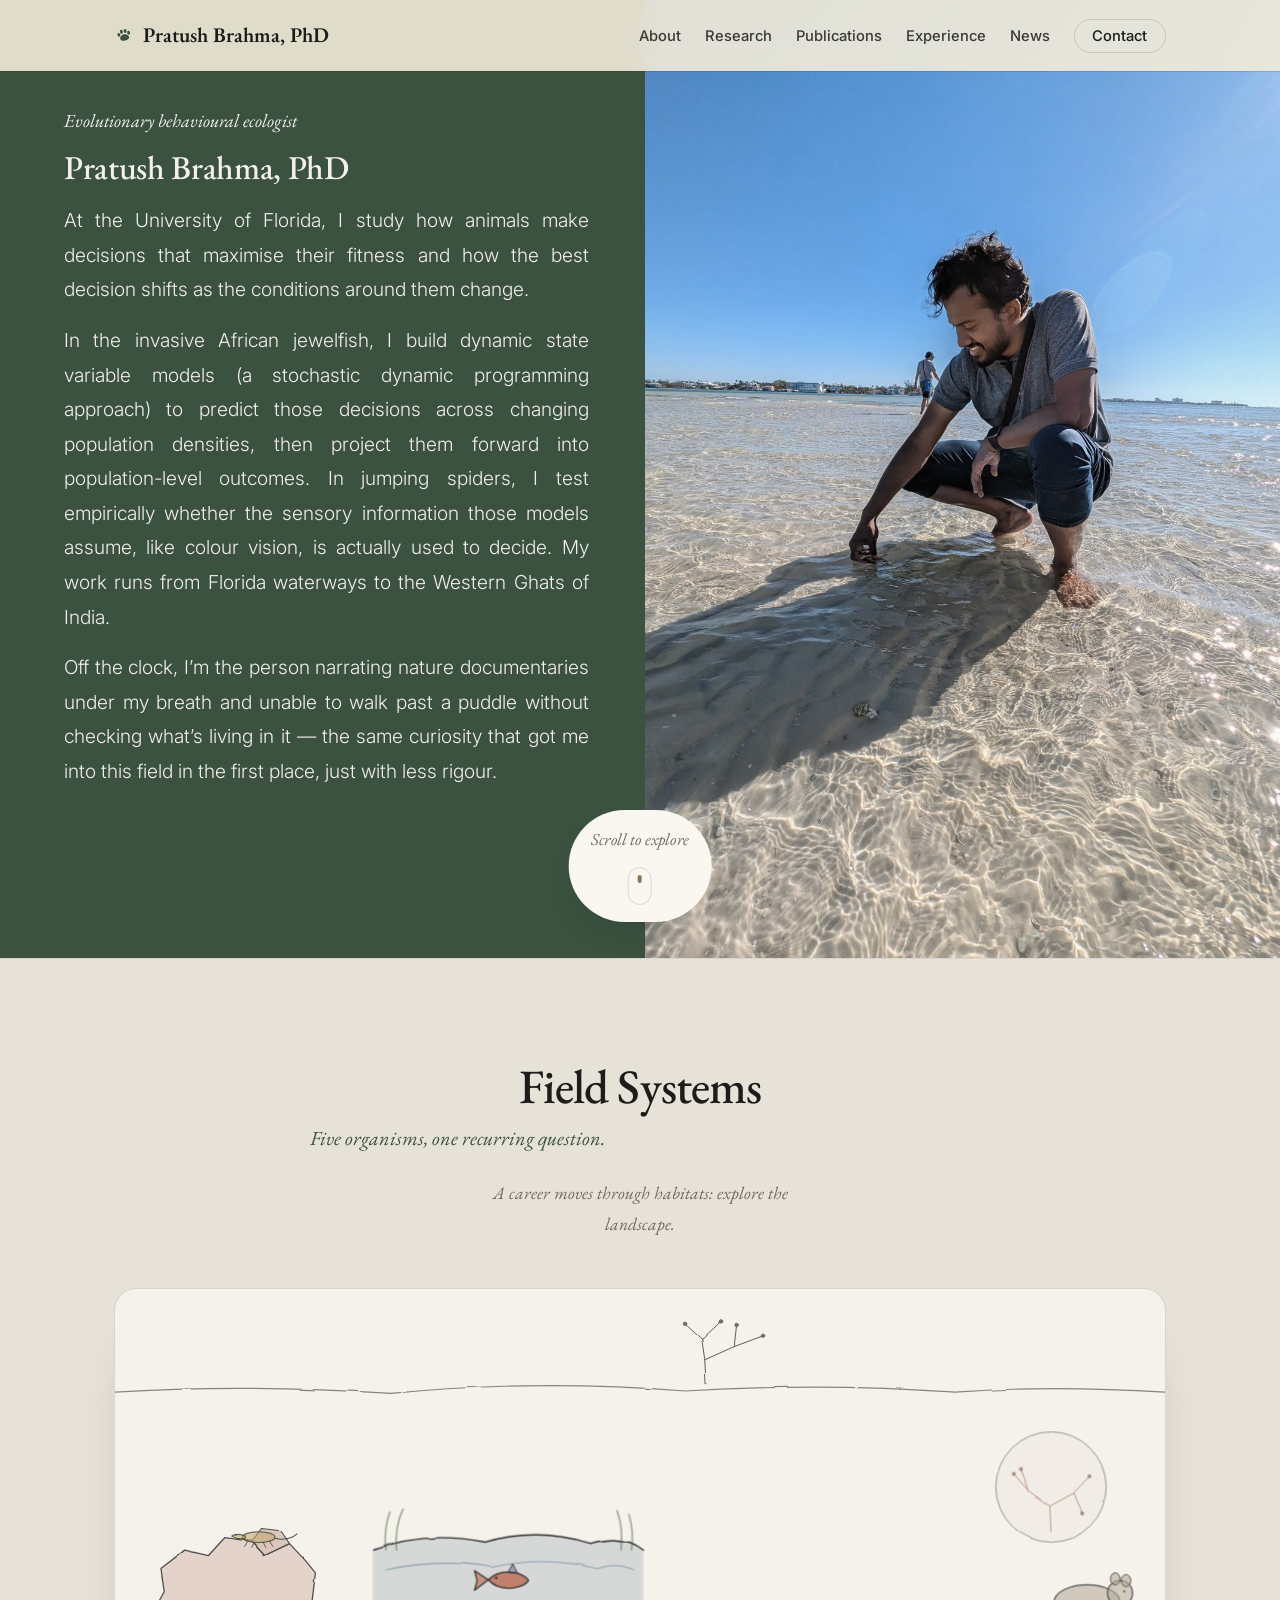
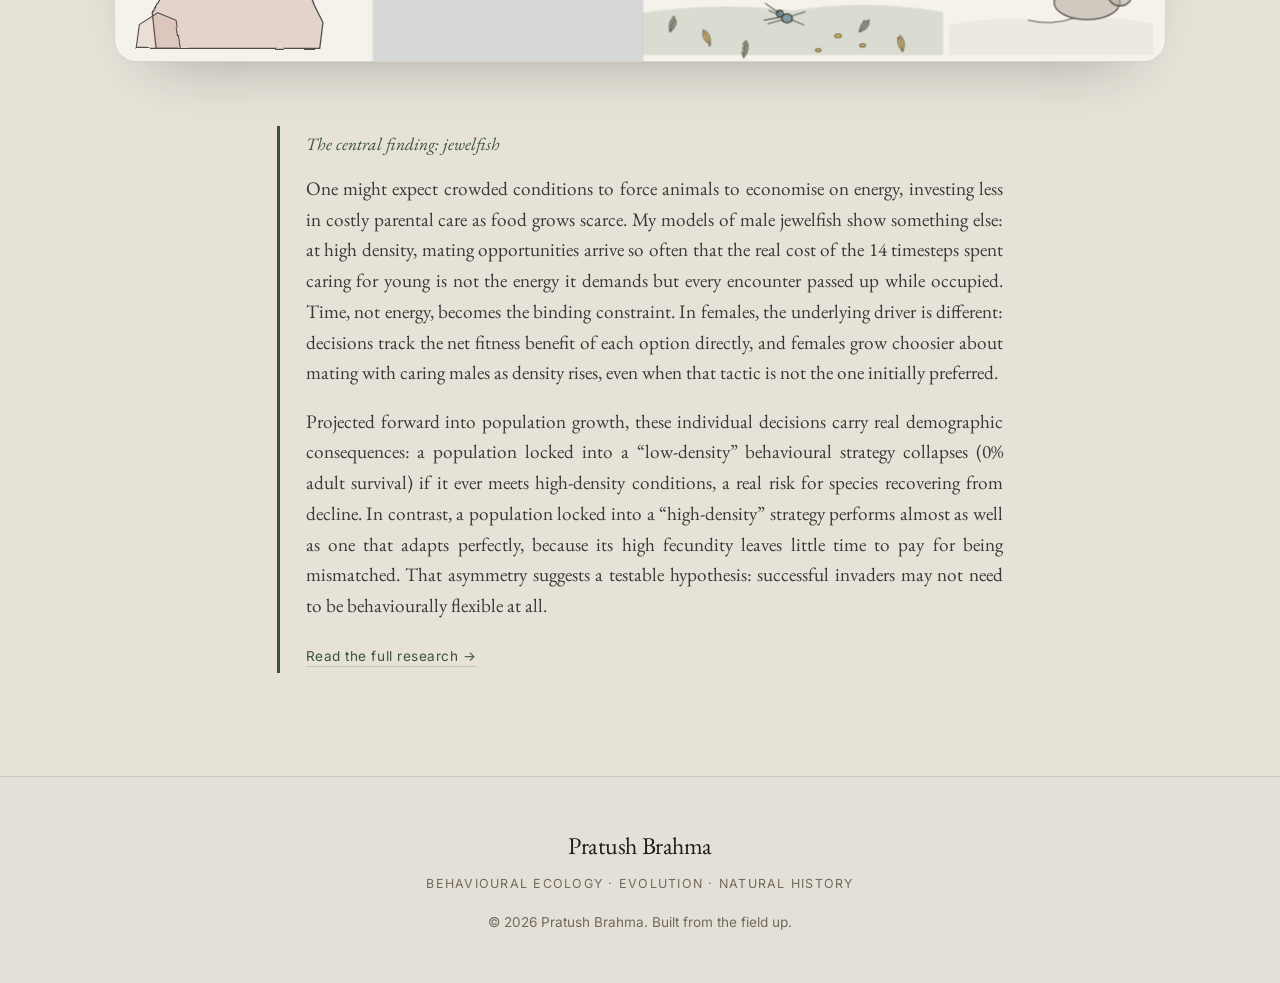
<file: index.html>
<!DOCTYPE html>
<html lang="en">
<head>
  <meta charset="UTF-8" />
  <meta name="viewport" content="width=device-width, initial-scale=1.0" />
  <meta name="description" content="Pratush Brahma is an evolutionary behavioural ecologist at the University of Florida who studies how animals decide, from dynamic state variable models in invasive jewelfish to sensory ecology in jumping spiders." />
  <meta name="author" content="Pratush Brahma" />
  <meta name="theme-color" content="#16291c" />

  <meta property="og:title" content="Pratush Brahma | Behavioural Ecologist" />
  <meta property="og:description" content="How animals decide, from invasive jewelfish to jumping spiders: the work of an evolutionary behavioural ecologist at the University of Florida." />
  <meta property="og:type" content="website" />

  <title>Pratush Brahma | Behavioural Ecologist</title>

  <link rel="preconnect" href="https://fonts.googleapis.com" />
  <link rel="preconnect" href="https://fonts.gstatic.com" crossorigin />
  <link href="https://fonts.googleapis.com/css2?family=EB+Garamond:ital,wght@0,400;0,500;0,600;1,400;1,500&family=Inter:wght@300;400;500;600&display=swap" rel="stylesheet" />

  <link rel="stylesheet" href="style.css?v=3" />
</head>
<body>
  <a class="skip-link" href="#main">Skip to content</a>

  <!-- ============ NAV ============ -->
  <header class="site-header is-scrolled" id="siteHeader">
    <nav class="nav" aria-label="Primary">
      <a href="index.html" class="nav__brand" aria-label="Pratush Brahma, home">
        <span class="nav__mark" aria-hidden="true"><svg viewBox="0 0 24 24" width="20" height="20" fill="currentColor"><ellipse cx="6" cy="10.5" rx="1.7" ry="2.3"/><ellipse cx="9.7" cy="7.6" rx="1.8" ry="2.5"/><ellipse cx="14.3" cy="7.6" rx="1.8" ry="2.5"/><ellipse cx="18" cy="10.5" rx="1.7" ry="2.3"/><path d="M12 11.2c3 0 5.4 2 5.4 4.5 0 2-2.4 3.1-5.4 3.1S6.6 17.7 6.6 15.7c0-2.5 2.4-4.5 5.4-4.5z"/></svg></span>
        <span class="nav__name">Pratush Brahma, PhD</span>
      </a>
      <button class="nav__toggle" id="navToggle" aria-expanded="false" aria-controls="navMenu" aria-label="Open menu">
        <span class="nav__toggle-bar" aria-hidden="true"></span>
        <span class="nav__toggle-bar" aria-hidden="true"></span>
        <span class="nav__toggle-bar" aria-hidden="true"></span>
      </button>
      <ul class="nav__menu" id="navMenu">
        <li><a href="about.html">About</a></li>
        <li><a href="research.html">Research</a></li>
        <li><a href="publications.html">Publications</a></li>
        <li><a href="experience.html">Experience</a></li>
        <li><a href="news.html">News</a></li>
        <li><a href="contact.html" class="nav__cta">Contact</a></li>
      </ul>
    </nav>
    <div class="nav__overlay" id="navOverlay" aria-hidden="true"></div>
  </header>

  <main id="main">

    <!-- ============ HERO ============ -->
    <section class="hero" id="hero">
      <div class="hero__bio">
        <p class="hero__eyebrow reveal" data-reveal data-reveal-delay="1">Evolutionary behavioural ecologist</p>
        <h1 class="hero__name reveal" data-reveal data-reveal-delay="2">Pratush Brahma, PhD</h1>
        <div class="hero__tagline reveal" data-reveal data-reveal-delay="3">
          <p>
            At the University of Florida, I study how animals make decisions that
            maximise their fitness and how the best decision shifts as the
            conditions around them change.
          </p>
          <p>
            In the invasive African jewelfish, I build dynamic state variable
            models (a stochastic dynamic programming approach) to predict
            those decisions across changing population densities, then project them
            forward into population-level outcomes. In jumping spiders, I test
            empirically whether the sensory information those models assume, like
            colour vision, is actually used to decide. My work runs from Florida
            waterways to the Western Ghats of India.
          </p>
          <p>
            Off the clock, I&rsquo;m the person narrating nature documentaries under
            my breath and unable to walk past a puddle without checking what&rsquo;s
            living in it &mdash; the same curiosity that got me into this field in
            the first place, just with less rigour.
          </p>
        </div>
        <div class="hero__actions reveal" data-reveal data-reveal-delay="4">
          <a href="about.html" class="btn btn--ghost">About me</a>
        </div>
      </div>

      <div class="hero__portrait-panel reveal" data-reveal data-reveal-delay="2">
        <img class="hero__portrait" src="images/hero/portrait.jpg" alt="Pratush Brahma, behavioural ecologist" />
      </div>

      <a href="#field-systems" class="hero__scroll" aria-label="Scroll to explore">
        <span class="hero__scroll-text">Scroll to explore</span>
        <span class="hero__scroll-cue" aria-hidden="true"><span class="hero__scroll-dot"></span></span>
      </a>
    </section>

    <!-- ============ ILLUSTRATED FIELD MAP ============ -->
    <section class="field-systems" id="field-systems" aria-labelledby="field-systems-heading">
      <div class="section__wrap">
        <div class="field-systems__head">
          <h2 class="field-systems__title reveal" data-reveal id="field-systems-heading">Field Systems</h2>
          <p class="field-systems__subtitle reveal" data-reveal>Five organisms, one recurring question.</p>
        </div>

        <p class="field-systems__intro reveal" data-reveal>A career moves through habitats: explore the landscape.</p>

        <div class="field-map reveal" data-reveal>
          <!-- Hand-drawn landscape cross-section, five ecological zones. Hover/focus
               previews the specimen tag; click (or a second tap on touch) goes to
               research.html#anchor. -->
          <svg class="field-map__svg" viewBox="0 0 1750 620" role="group" aria-labelledby="field-systems-heading" xmlns="http://www.w3.org/2000/svg">
            <defs>
              <filter id="sketchy" x="-5%" y="-5%" width="110%" height="110%">
                <feTurbulence type="fractalNoise" baseFrequency="0.014 0.03" numOctaves="2" seed="7" result="noise" />
                <feDisplacementMap in="SourceGraphic" in2="noise" scale="4.2" xChannelSelector="R" yChannelSelector="G" />
              </filter>
            </defs>

            <!-- Horizon line, hand-drawn -->
            <path class="fz-ground" filter="url(#sketchy)" d="M0,172 Q210,158 460,174 Q700,150 950,170 Q1180,156 1400,172 Q1560,160 1750,172" fill="none" stroke="var(--ink-stroke)" stroke-width="2" stroke-linecap="round" opacity="0.55" />

            <!-- ============ ZONE: FRESHWATER — Hemichromis letourneuxi — LEAD ZONE, the dissertation's central finding ============ -->
            <a href="research.html#jewelfish" class="field-zone field-zone--water field-zone--lead" tabindex="1" aria-label="African jewelfish: the dissertation's central finding. Open research."
               data-sci="Hemichromis letourneuxi" data-q="When does a father stop guarding his young?">
              <rect class="field-zone__hit" x="450" y="170" width="410" height="440" rx="10" />
              <g class="field-zone__art" transform="translate(655,490) scale(1.1) translate(-655,-490)">
                <path d="M450,610 L450,440 Q530,410 620,428 Q700,405 780,430 Q830,415 860,440 L860,610 Z" fill="var(--slate-blue)" fill-opacity="0.2" stroke="none" />
                <path class="zone-wave-a" filter="url(#sketchy)" d="M450,440 Q530,410 620,428 Q700,405 780,430 Q830,415 860,440" fill="none" stroke="var(--ink-stroke)" stroke-width="2.2" stroke-linecap="round" />
                <path class="zone-wave-b" filter="url(#sketchy)" d="M470,470 Q550,452 630,466 Q710,448 790,468 Q820,458 845,470" fill="none" stroke="var(--slate-blue)" stroke-width="1.6" stroke-linecap="round" opacity="0.6" />

                <path d="M470,440 Q466,410 476,382" fill="none" stroke="var(--moss)" stroke-width="2" stroke-linecap="round" opacity="0.65" />
                <path d="M486,440 Q483,404 496,378" fill="none" stroke="var(--moss)" stroke-width="2" stroke-linecap="round" opacity="0.65" />
                <path d="M826,440 Q830,406 820,380" fill="none" stroke="var(--moss)" stroke-width="2" stroke-linecap="round" opacity="0.65" />
                <path d="M842,440 Q846,412 838,386" fill="none" stroke="var(--moss)" stroke-width="2" stroke-linecap="round" opacity="0.65" />

                <g class="zone-fish">
                  <path class="zone-fish__tail" style="transform-box:view-box; transform-origin:625px 485px;" d="M625,485 L604,471 L608,486 L604,501 Z" fill="var(--terracotta)" fill-opacity="0.6" stroke="var(--ink-stroke)" stroke-width="1.8" stroke-linejoin="round" />
                  <path d="M625,485 Q640,470 665,474 Q681,478 686,486 Q681,494 665,497 Q640,501 625,485 Z" fill="var(--terracotta)" fill-opacity="0.75" stroke="var(--ink-stroke)" stroke-width="2" stroke-linejoin="round" />
                  <path d="M655,474 L662,461 L669,475 Z" fill="var(--slate-blue)" fill-opacity="0.5" stroke="var(--ink-stroke)" stroke-width="1.4" stroke-linejoin="round" />
                  <circle cx="637" cy="482" r="1.8" fill="var(--ink-stroke)" />
                </g>
              </g>
            </a>

            <!-- ============ ZONE: LEAF LITTER / FOREST FLOOR — Stenaelurillus lesserti (+ termite prey) — second tier ============ -->
            <a href="research.html#spiders" class="field-zone field-zone--leaf field-zone--lead" tabindex="2" aria-label="Jumping spiders: a colour-sighted hunter among termite prey. Open research."
               data-sci="Stenaelurillus lesserti" data-q="Can a spider that sees colour use it to hunt?">
              <rect class="field-zone__hit" x="880" y="170" width="500" height="440" rx="10" />
              <g class="field-zone__art">
                <path d="M880,610 L880,540 Q1000,520 1130,536 Q1250,516 1380,538 L1380,610 Z" fill="var(--moss)" fill-opacity="0.15" stroke="none" />

                <g stroke="var(--ink-stroke)" stroke-width="1.2" fill="var(--moss)" fill-opacity="0.5">
                  <g transform="rotate(18 930 556)"><path filter="url(#sketchy)" d="M930,545 Q940,556 930,573 Q920,556 930,545 Z" /><path d="M930,548 L930,570" stroke-width="0.8" /></g>
                  <g transform="rotate(-25 985 578)" fill="var(--ochre)" fill-opacity="0.55"><path filter="url(#sketchy)" d="M985,567 Q995,578 985,595 Q975,578 985,567 Z" /><path d="M985,570 L985,592" stroke-width="0.8" /></g>
                  <g transform="rotate(40 1250 560)"><path filter="url(#sketchy)" d="M1250,549 Q1260,560 1250,577 Q1240,560 1250,549 Z" /><path d="M1250,552 L1250,574" stroke-width="0.8" /></g>
                  <g transform="rotate(-10 1310 588)" fill="var(--ochre)" fill-opacity="0.55"><path filter="url(#sketchy)" d="M1310,577 Q1320,588 1310,605 Q1300,588 1310,577 Z" /><path d="M1310,580 L1310,602" stroke-width="0.8" /></g>
                  <g transform="rotate(8 1050 598)"><path filter="url(#sketchy)" d="M1050,587 Q1060,598 1050,615 Q1040,598 1050,587 Z" /><path d="M1050,590 L1050,612" stroke-width="0.8" /></g>
                </g>

                <!-- termites: prey, visible but not separately clickable -->
                <g fill="var(--ochre)" fill-opacity="0.65" stroke="var(--ink-stroke)" stroke-width="1.1">
                  <ellipse cx="1205" cy="578" rx="6" ry="3.2" />
                  <ellipse cx="1246" cy="594" rx="5.4" ry="2.9" />
                  <ellipse cx="1172" cy="602" rx="5" ry="2.7" />
                </g>

                <!-- jumping spider -->
                <g class="zone-spider">
                  <g stroke="var(--ink-stroke)" stroke-width="1.3" stroke-linecap="round">
                    <path d="M1112,545 L1090,536" />
                    <path d="M1113,551 L1088,558" />
                    <path d="M1127,551 L1148,560" />
                    <path d="M1128,545 L1150,538" />
                  </g>
                  <g class="zone-spider__leg" style="transform-box:view-box; transform-origin:1108px 541px;" stroke="var(--ink-stroke)" stroke-width="1.5" stroke-linecap="round">
                    <path d="M1108,541 L1084,524" />
                    <path d="M1109,547 L1082,552" />
                  </g>
                  <ellipse cx="1120" cy="549" rx="9" ry="7.5" fill="var(--slate-blue)" fill-opacity="0.7" stroke="var(--ink-stroke)" stroke-width="1.8" />
                  <circle cx="1108" cy="541" r="6" fill="var(--slate-blue)" fill-opacity="0.7" stroke="var(--ink-stroke)" stroke-width="1.6" />
                  <circle cx="1105" cy="538" r="1.3" fill="var(--ink-stroke)" />
                  <circle cx="1110" cy="537" r="1.3" fill="var(--ink-stroke)" />
                </g>
              </g>
            </a>

            <!-- ============ ZONE: ROCK OUTCROP — Psammophilus dorsalis — tier 3 ============ -->
            <a href="research.html#agamas" class="field-zone field-zone--rock field-zone--minor" tabindex="3" aria-label="Rock agamas: turf wars on sun-baked boulders. Open research."
               data-sci="Psammophilus dorsalis" data-q="Who controls the rock controls everything.">
              <rect class="field-zone__hit" x="20" y="170" width="410" height="440" rx="10" />
              <g class="field-zone__art" transform="translate(190,500) scale(0.9) translate(-190,-500)">
                <path filter="url(#sketchy)" d="M55,610 L48,545 L70,505 L64,462 L108,428 L152,438 L182,405 L232,412 L256,438 L302,416 L332,448 L350,470 L344,522 L364,562 L358,610 Z"
                      fill="var(--terracotta)" fill-opacity="0.26" stroke="var(--ink-stroke)" stroke-width="2.4" stroke-linejoin="round" />
                <path filter="url(#sketchy)" d="M18,610 L24,566 L58,544 L92,558 L100,610 Z"
                      fill="var(--terracotta)" fill-opacity="0.16" stroke="var(--ink-stroke)" stroke-width="2" stroke-linejoin="round" />
                <path filter="url(#sketchy)" d="M232,412 L256,438 L302,416 L286,392 L250,388 Z"
                      fill="var(--terracotta)" fill-opacity="0.38" stroke="var(--ink-stroke)" stroke-width="2" stroke-linejoin="round" />

                <!-- lizard, perched on the top facet, facing left -->
                <g class="zone-lizard">
                  <path d="M275,406 Q300,412 316,398" fill="none" stroke="var(--ink-stroke)" stroke-width="2" stroke-linecap="round" />
                  <ellipse cx="245" cy="404" rx="30" ry="10" fill="var(--ochre)" fill-opacity="0.55" stroke="var(--ink-stroke)" stroke-width="2" />
                  <path d="M225,411 L219,421" stroke="var(--ink-stroke)" stroke-width="1.6" stroke-linecap="round" />
                  <path d="M237,413 L232,423" stroke="var(--ink-stroke)" stroke-width="1.6" stroke-linecap="round" />
                  <path d="M253,413 L258,423" stroke="var(--ink-stroke)" stroke-width="1.6" stroke-linecap="round" />
                  <path d="M265,411 L271,421" stroke="var(--ink-stroke)" stroke-width="1.6" stroke-linecap="round" />
                  <g class="zone-lizard__head" style="transform-box:view-box; transform-origin:220px 402px;">
                    <path d="M220,402 Q205,395 195,402 Q205,409 220,406 Z" fill="var(--ochre)" fill-opacity="0.6" stroke="var(--ink-stroke)" stroke-width="2" stroke-linejoin="round" />
                    <circle cx="203" cy="400" r="1.6" fill="var(--ink-stroke)" />
                  </g>
                </g>
              </g>
            </a>

            <!-- ============ ZONE: PHYLOGENETIC TREE (sky / margin) — anuran phylogenetics — tier 3, paired with the rock outcrop ============ -->
            <a href="research.html#frogs" class="field-zone field-zone--phylo field-zone--minor" tabindex="4" aria-label="Microhylid frog phylogenetics: untangling a family tree. Open research."
               data-sci="Microhylidae spp." data-q="How many species hide inside one name?">
              <rect class="field-zone__hit" x="20" y="8" width="1710" height="160" rx="10" />
              <g class="field-zone__art" fill="none" stroke="var(--ink-stroke)" stroke-width="1.5" stroke-linecap="round" opacity="0.65">
                <path filter="url(#sketchy)" d="M985,158 L983,118" />
                <path filter="url(#sketchy)" d="M983,118 L1032,96" />
                <path filter="url(#sketchy)" d="M983,118 L978,84" />
                <path filter="url(#sketchy)" d="M1032,96 L1080,78" />
                <path filter="url(#sketchy)" d="M1032,96 L1036,60" />
                <path filter="url(#sketchy)" d="M978,84 L1010,54" />
                <path filter="url(#sketchy)" d="M978,84 L950,58" />
                <circle cx="1080" cy="78" r="3" fill="var(--moss)" stroke="var(--ink-stroke)" stroke-width="1" />
                <circle cx="1036" cy="60" r="3" fill="var(--moss)" stroke="var(--ink-stroke)" stroke-width="1" />
                <circle cx="1010" cy="54" r="3" fill="var(--moss)" stroke="var(--ink-stroke)" stroke-width="1" />
                <circle cx="950" cy="58" r="3" fill="var(--moss)" stroke="var(--ink-stroke)" stroke-width="1" />
              </g>
            </a>

            <!-- ============ ZONE: LAB BENCH — FRG1 / tumor angiogenesis (mouse models) — tier 4, where the empirical training began ============ -->
            <a href="research.html#cancer" class="field-zone field-zone--lab field-zone--minor" tabindex="5" aria-label="Cancer angiogenesis research: where the empirical training began. Open research."
               data-sci="FRG1 &middot; tumor angiogenesis" data-q="How does one gene rewire a tumor&rsquo;s blood supply?">
              <rect class="field-zone__hit" x="1390" y="170" width="340" height="440" rx="10" />
              <g class="field-zone__art">
                <path d="M1390,610 L1390,560 Q1480,542 1560,556 Q1650,540 1730,558 L1730,610 Z" fill="var(--mouse)" fill-opacity="0.12" stroke="none" />

                <!-- ex-ovo CAM view: a dish of membrane with a branching vessel network -->
                <circle cx="1560" cy="330" r="92" fill="var(--terracotta)" fill-opacity="0.07" stroke="var(--ink-stroke)" stroke-width="1.6" opacity="0.6" filter="url(#sketchy)" />
                <g stroke="var(--terracotta)" stroke-width="1.6" stroke-linecap="round" fill="none" opacity="0.85">
                  <path filter="url(#sketchy)" d="M1560,404 L1558,362" />
                  <path filter="url(#sketchy)" d="M1558,362 L1522,336" />
                  <path filter="url(#sketchy)" d="M1522,336 L1498,308" />
                  <path filter="url(#sketchy)" d="M1522,336 L1510,300" />
                  <path filter="url(#sketchy)" d="M1558,362 L1598,340" />
                  <path filter="url(#sketchy)" d="M1598,340 L1624,312" />
                  <path filter="url(#sketchy)" d="M1598,340 L1612,374" />
                </g>
                <g class="zone-mouse__pulse" fill="var(--terracotta)" fill-opacity="0.7" stroke="var(--ink-stroke)" stroke-width="0.8">
                  <circle cx="1498" cy="308" r="2.6" />
                  <circle cx="1510" cy="300" r="2.6" />
                  <circle cx="1624" cy="312" r="2.6" />
                  <circle cx="1612" cy="374" r="2.6" />
                </g>

                <!-- mouse silhouette -->
                <g class="zone-mouse">
                  <path d="M1600,548 Q1560,562 1522,552" fill="none" stroke="var(--ink-stroke)" stroke-width="1.5" stroke-linecap="round" />
                  <ellipse cx="1620" cy="522" rx="55" ry="29" fill="var(--mouse)" fill-opacity="0.55" stroke="var(--ink-stroke)" stroke-width="2" />
                  <circle cx="1675" cy="507" r="21" fill="var(--mouse)" fill-opacity="0.55" stroke="var(--ink-stroke)" stroke-width="2" />
                  <ellipse cx="1667" cy="483" rx="8" ry="10" fill="var(--mouse)" fill-opacity="0.6" stroke="var(--ink-stroke)" stroke-width="1.6" />
                  <ellipse cx="1685" cy="486" rx="8" ry="10" fill="var(--mouse)" fill-opacity="0.6" stroke="var(--ink-stroke)" stroke-width="1.6" />
                  <circle cx="1682" cy="504" r="1.6" fill="var(--ink-stroke)" />
                </g>
              </g>
            </a>
          </svg>
        </div>

        <figure class="field-finding reveal" data-reveal>
          <p class="field-finding__label">The central finding: jewelfish</p>
          <blockquote class="field-finding__quote">
            <p>One might expect crowded conditions to force animals to economise on energy, investing less in costly parental care as food grows scarce. My models of male jewelfish show something else: at high density, mating opportunities arrive so often that the real cost of the 14 timesteps spent caring for young is not the energy it demands but every encounter passed up while occupied. Time, not energy, becomes the binding constraint. In females, the underlying driver is different: decisions track the net fitness benefit of each option directly, and females grow choosier about mating with caring males as density rises, even when that tactic is not the one initially preferred.</p>
            <p>Projected forward into population growth, these individual decisions carry real demographic consequences: a population locked into a &ldquo;low-density&rdquo; behavioural strategy collapses (0% adult survival) if it ever meets high-density conditions, a real risk for species recovering from decline. In contrast, a population locked into a &ldquo;high-density&rdquo; strategy performs almost as well as one that adapts perfectly, because its high fecundity leaves little time to pay for being mismatched. That asymmetry suggests a testable hypothesis: successful invaders may not need to be behaviourally flexible at all.</p>
          </blockquote>
          <figcaption><a href="research.html#jewelfish">Read the full research &rarr;</a></figcaption>
        </figure>
      </div>
    </section>

  </main>

  <!-- ============ FOOTER ============ -->
  <footer class="footer">
    <div class="section__wrap footer__inner">
      <p class="footer__name">Pratush Brahma</p>
      <p class="footer__tag">Behavioural ecology · evolution · natural history</p>
      <p class="footer__copy">© <span id="year"></span> Pratush Brahma. Built from the field up.</p>
    </div>
  </footer>

  <!-- Floating specimen-tag label for the field map -->
  <div class="specimen-tag" id="specimenTag" role="status" aria-live="polite"></div>

  <script src="script.js"></script>
</body>
</html>
</file>
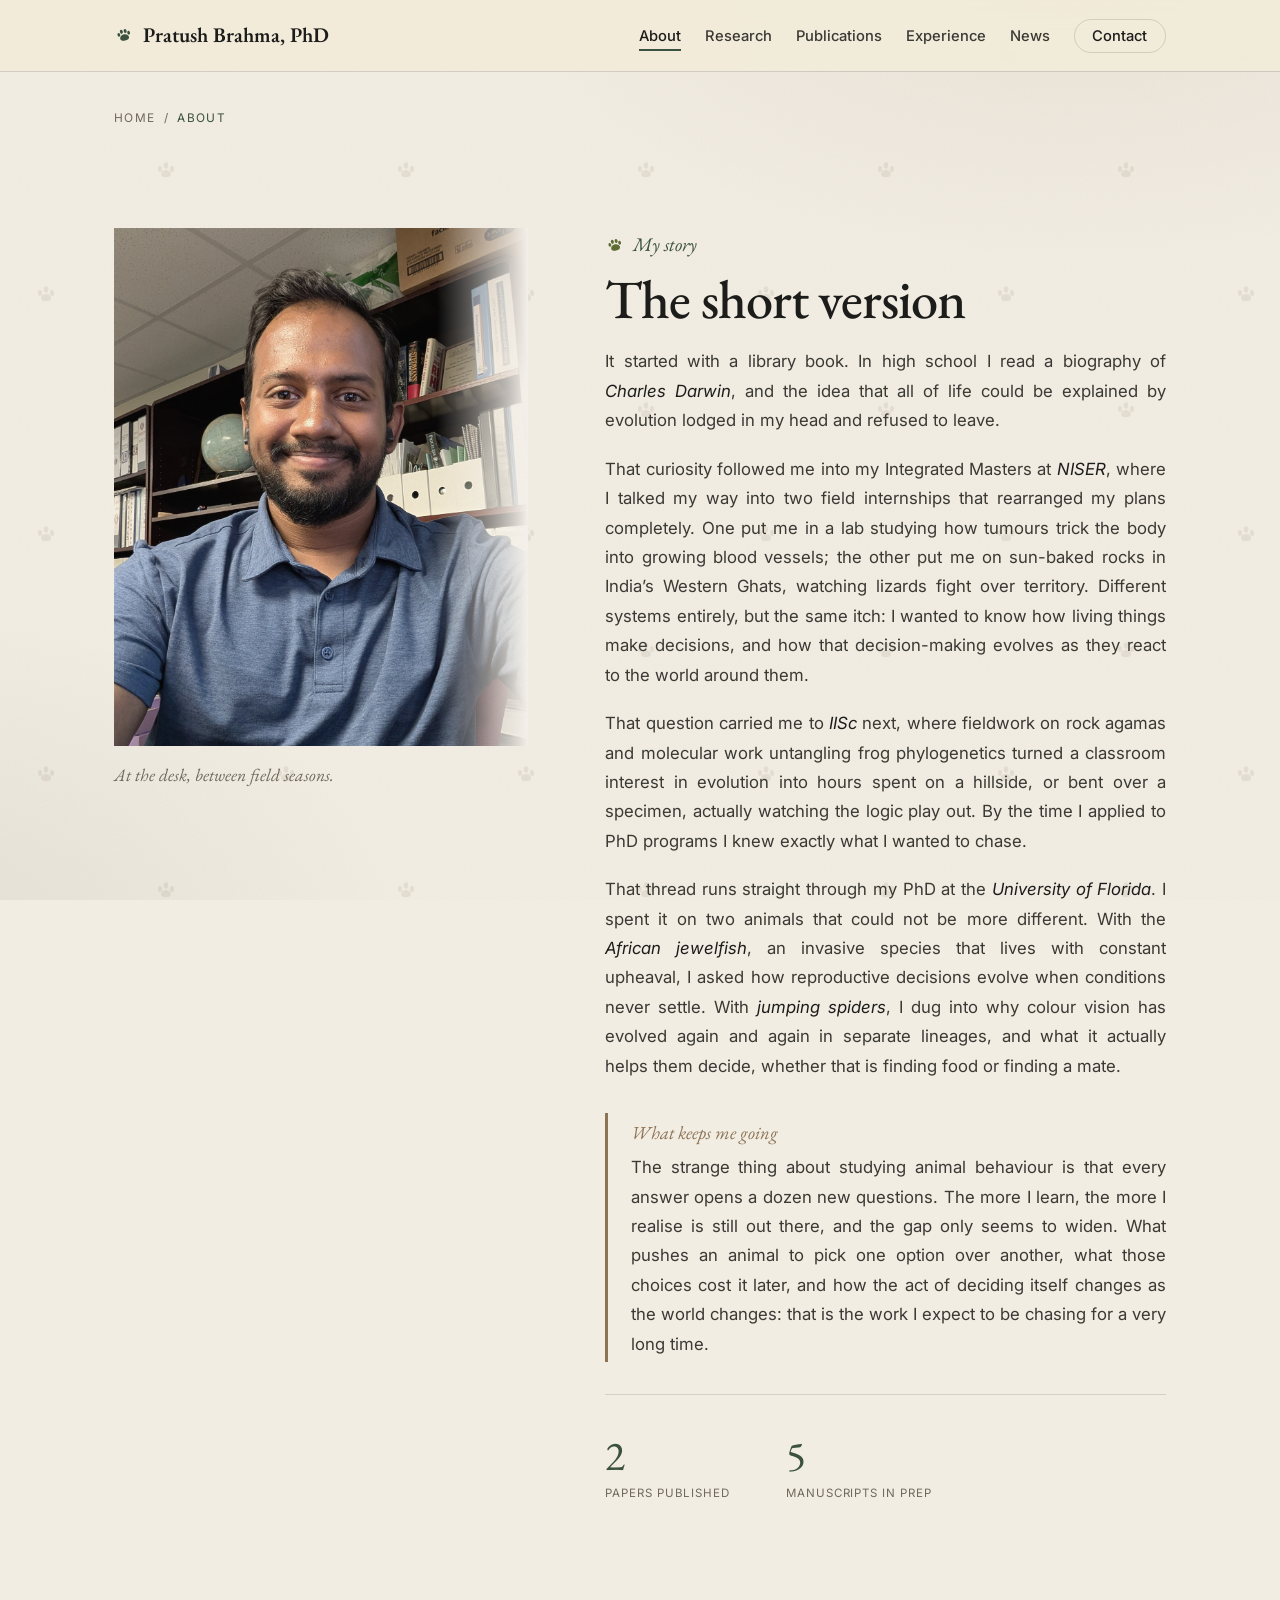
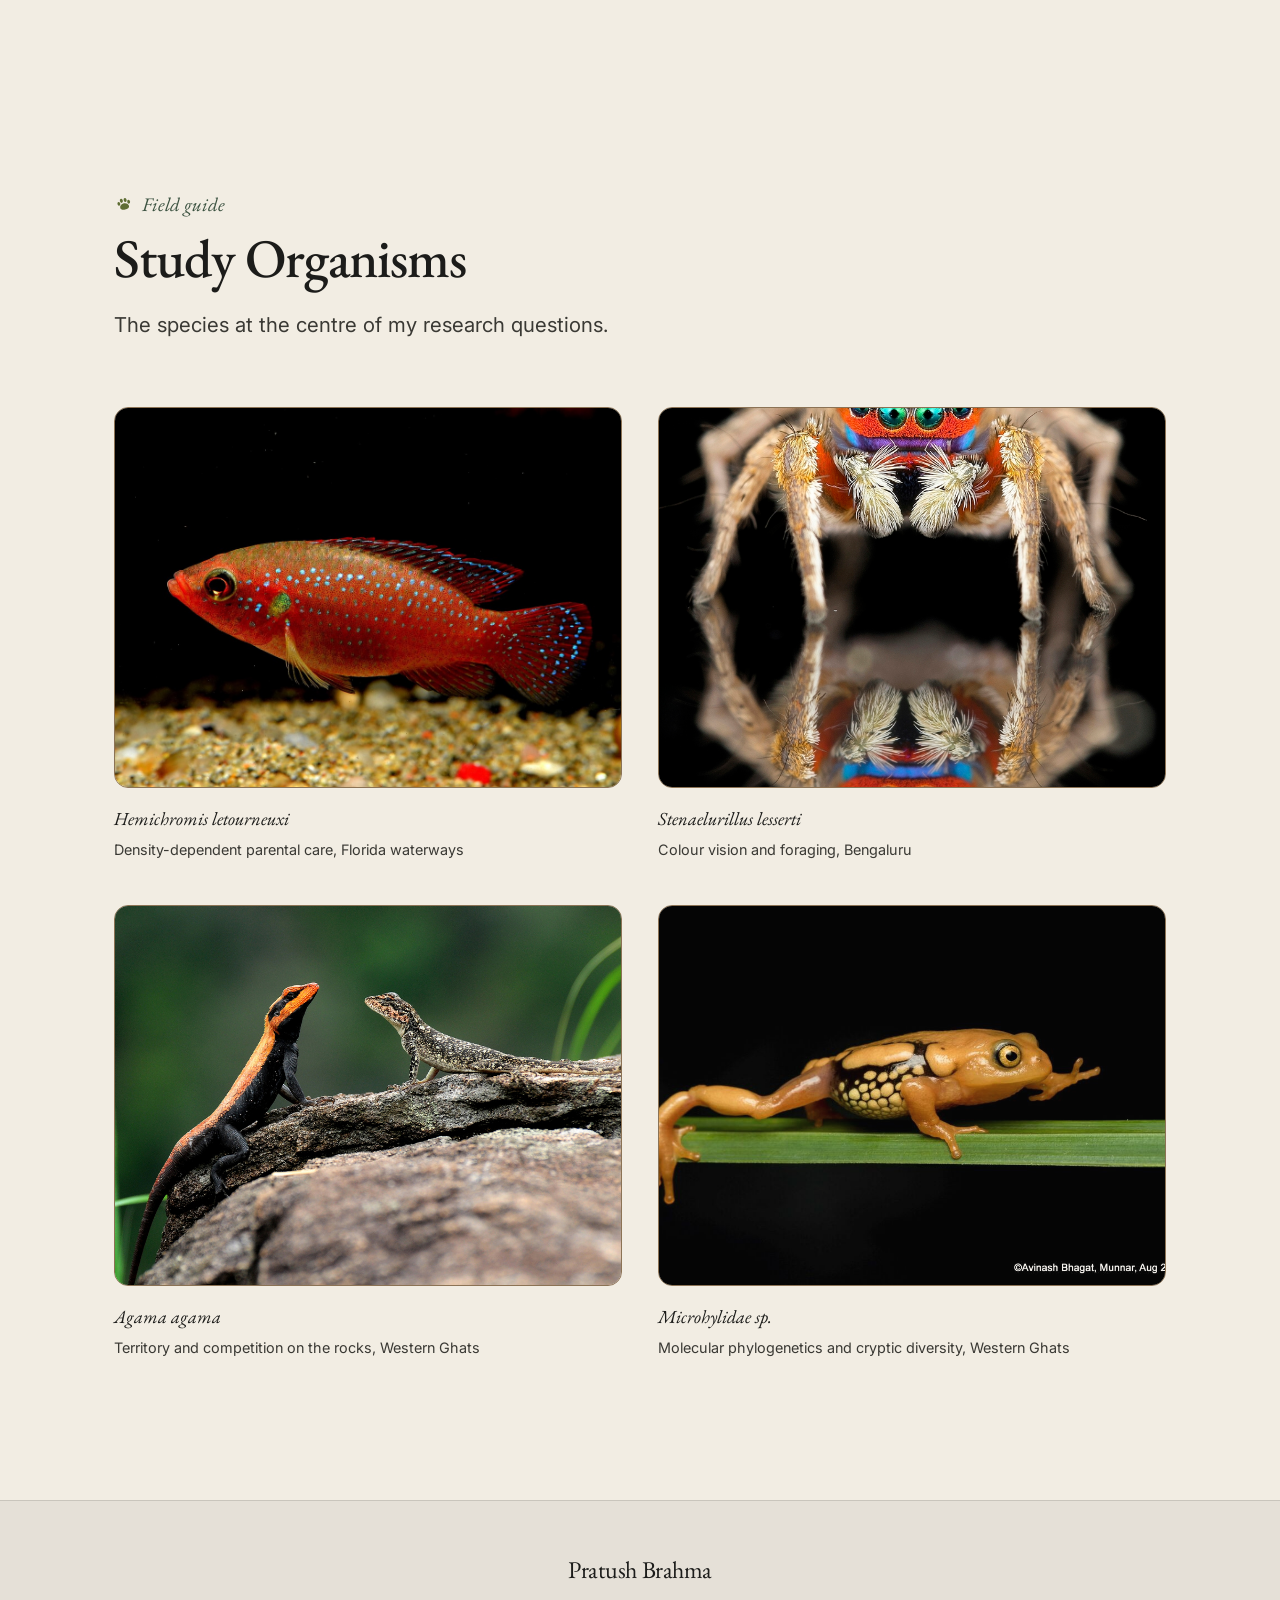
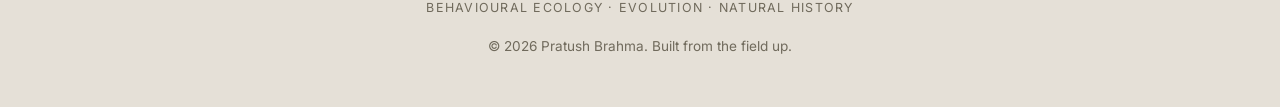
<file: about.html>
<!DOCTYPE html>
<html lang="en">
<head>
  <meta charset="UTF-8" />
  <meta name="viewport" content="width=device-width, initial-scale=1.0" />
  <meta name="description" content="Pratush Brahma, a behavioural ecologist working across field ecology and computational biology." />
  <meta name="theme-color" content="#16291c" />
  <title>About | Pratush Brahma</title>

  <link rel="preconnect" href="https://fonts.googleapis.com" />
  <link rel="preconnect" href="https://fonts.gstatic.com" crossorigin />
  <link href="https://fonts.googleapis.com/css2?family=EB+Garamond:ital,wght@0,400;0,500;0,600;1,400;1,500&family=Inter:wght@300;400;500;600&display=swap" rel="stylesheet" />
  <link rel="stylesheet" href="style.css?v=3" />
</head>
<body class="inner">
  <a class="skip-link" href="#main">Skip to content</a>

  <header class="site-header is-scrolled" id="siteHeader">
    <nav class="nav" aria-label="Primary">
      <a href="index.html" class="nav__brand" aria-label="Pratush Brahma, home">
        <span class="nav__mark" aria-hidden="true"><svg viewBox="0 0 24 24" width="20" height="20" fill="currentColor"><ellipse cx="6" cy="10.5" rx="1.7" ry="2.3"/><ellipse cx="9.7" cy="7.6" rx="1.8" ry="2.5"/><ellipse cx="14.3" cy="7.6" rx="1.8" ry="2.5"/><ellipse cx="18" cy="10.5" rx="1.7" ry="2.3"/><path d="M12 11.2c3 0 5.4 2 5.4 4.5 0 2-2.4 3.1-5.4 3.1S6.6 17.7 6.6 15.7c0-2.5 2.4-4.5 5.4-4.5z"/></svg></span>
        <span class="nav__name">Pratush Brahma, PhD</span>
      </a>
      <button class="nav__toggle" id="navToggle" aria-expanded="false" aria-controls="navMenu" aria-label="Open menu">
        <span class="nav__toggle-bar" aria-hidden="true"></span>
        <span class="nav__toggle-bar" aria-hidden="true"></span>
        <span class="nav__toggle-bar" aria-hidden="true"></span>
      </button>
      <ul class="nav__menu" id="navMenu">
        <li><a href="about.html" aria-current="page">About</a></li>
        <li><a href="research.html">Research</a></li>
        <li><a href="publications.html">Publications</a></li>
        <li><a href="experience.html">Experience</a></li>
        <li><a href="news.html">News</a></li>
        <li><a href="contact.html" class="nav__cta">Contact</a></li>
      </ul>
    </nav>
    <div class="nav__overlay" id="navOverlay" aria-hidden="true"></div>
  </header>

  <main id="main">
    <nav class="breadcrumb about-breadcrumb" aria-label="Breadcrumb">
      <a href="index.html">Home</a> / <span>About</span>
    </nav>

    <section class="section about" aria-labelledby="about-heading">
      <div class="section__wrap about__grid">
        <figure class="about-portrait reveal" data-reveal>
          <div class="about-portrait__frame">
            <img class="about-portrait__img" src="images/about/portrait.jpg" alt="Pratush Brahma, behavioural ecologist" onerror="this.remove()" />
          </div>
          <figcaption class="about-portrait__caption">At the desk, between field seasons.</figcaption>
        </figure>

        <div class="about__body">
          <p class="section__kicker reveal" data-reveal>My story</p>
          <h2 class="section__title reveal" data-reveal id="about-heading">The short version</h2>

          <div class="about__prose reveal" data-reveal>
            <p>
              It started with a library book. In high school I read a biography of
              <em>Charles Darwin</em>, and the idea that all of life could be
              explained by evolution lodged in my head and refused to leave.
            </p>
            <p>
              That curiosity followed me into my Integrated Masters at <em>NISER</em>,
              where I talked my way into two field internships that rearranged my
              plans completely. One put me in a lab studying how tumours trick the
              body into growing blood vessels; the other put me on sun-baked rocks in
              India&rsquo;s Western Ghats, watching lizards fight over territory.
              Different systems entirely, but the same itch: I wanted to know how
              living things make decisions, and how that decision-making evolves as
              they react to the world around them.
            </p>
            <p>
              That question carried me to <em>IISc</em> next, where fieldwork on rock
              agamas and molecular work untangling frog phylogenetics turned a
              classroom interest in evolution into hours spent on a hillside, or bent
              over a specimen, actually watching the logic play out. By the time I
              applied to PhD programs I knew exactly what I wanted to chase.
            </p>
            <p>
              That thread runs straight through my PhD at the <em>University of
              Florida</em>. I spent it on two animals that could not be more
              different. With the <em>African jewelfish</em>, an invasive species
              that lives with constant upheaval, I asked how reproductive decisions
              evolve when conditions never settle. With <em>jumping spiders</em>, I
              dug into why colour vision has evolved again and again in separate
              lineages, and what it actually helps them decide, whether that is
              finding food or finding a mate.
            </p>
            <p class="about__philosophy">
              <span class="about__philosophy-label">What keeps me going</span>
              The strange thing about studying animal behaviour is that every answer
              opens a dozen new questions. The more I learn, the more I realise is
              still out there, and the gap only seems to widen. What pushes an animal
              to pick one option over another, what those choices cost it later, and
              how the act of deciding itself changes as the world changes: that is the
              work I expect to be chasing for a very long time.
            </p>
          </div>

          <ul class="about__stats reveal" data-reveal>
            <li><span class="about__stat-num">2</span><span class="about__stat-label">Papers published</span></li>
            <li><span class="about__stat-num">5</span><span class="about__stat-label">Manuscripts in prep</span></li>
          </ul>
        </div>
      </div>
    </section>

    <section class="section study-organisms" aria-labelledby="study-organisms-heading">
      <div class="section__wrap">
        <div class="section__head">
          <p class="section__kicker reveal" data-reveal>Field guide</p>
          <h2 class="section__title reveal" data-reveal id="study-organisms-heading">Study Organisms</h2>
          <p class="section__lead reveal" data-reveal>The species at the centre of my research questions.</p>
        </div>
        <div class="study-grid">
          <figure class="study-card reveal" data-reveal data-reveal-delay="1">
            <div class="study-card__frame">
              <img class="study-card__img" src="images/jewelfish.jpg" alt="A red African jewelfish with blue spots" loading="lazy" onerror="this.remove()" />
            </div>
            <figcaption>
              <p class="study-card__name"><em>Hemichromis letourneuxi</em></p>
              <p class="study-card__caption">Density-dependent parental care, Florida waterways</p>
            </figcaption>
          </figure>
          <figure class="study-card reveal" data-reveal data-reveal-delay="2">
            <div class="study-card__frame">
              <img class="study-card__img" src="images/jumpingspider.jpeg" alt="A colourful jumping spider photographed up close" loading="lazy" onerror="this.remove()" />
            </div>
            <figcaption>
              <p class="study-card__name"><em>Stenaelurillus lesserti</em></p>
              <p class="study-card__caption">Colour vision and foraging, Bengaluru</p>
            </figcaption>
          </figure>
          <figure class="study-card reveal" data-reveal>
            <div class="study-card__frame">
              <img class="study-card__img" src="images/rockagamas.jpg" alt="A rock agama on a sun-baked boulder" loading="lazy" onerror="this.remove()" />
            </div>
            <figcaption>
              <p class="study-card__name"><em>Agama agama</em></p>
              <p class="study-card__caption">Territory and competition on the rocks, Western Ghats</p>
            </figcaption>
          </figure>
          <figure class="study-card reveal" data-reveal data-reveal-delay="3">
            <div class="study-card__frame">
              <img class="study-card__img study-card__img--frog" src="images/microhylid-frog.jpg" alt="Microhylid frog, Western Ghats, India" loading="lazy" onerror="this.remove()" />
            </div>
            <figcaption>
              <p class="study-card__name"><em>Microhylidae sp.</em></p>
              <p class="study-card__caption">Molecular phylogenetics and cryptic diversity, Western Ghats</p>
            </figcaption>
          </figure>
        </div>
      </div>
    </section>

  </main>

  <footer class="footer">
    <div class="section__wrap footer__inner">
      <p class="footer__name">Pratush Brahma</p>
      <p class="footer__tag">Behavioural ecology · evolution · natural history</p>
      <p class="footer__copy">© <span id="year"></span> Pratush Brahma. Built from the field up.</p>
    </div>
  </footer>

  <script src="script.js"></script>
</body>
</html>
</file>
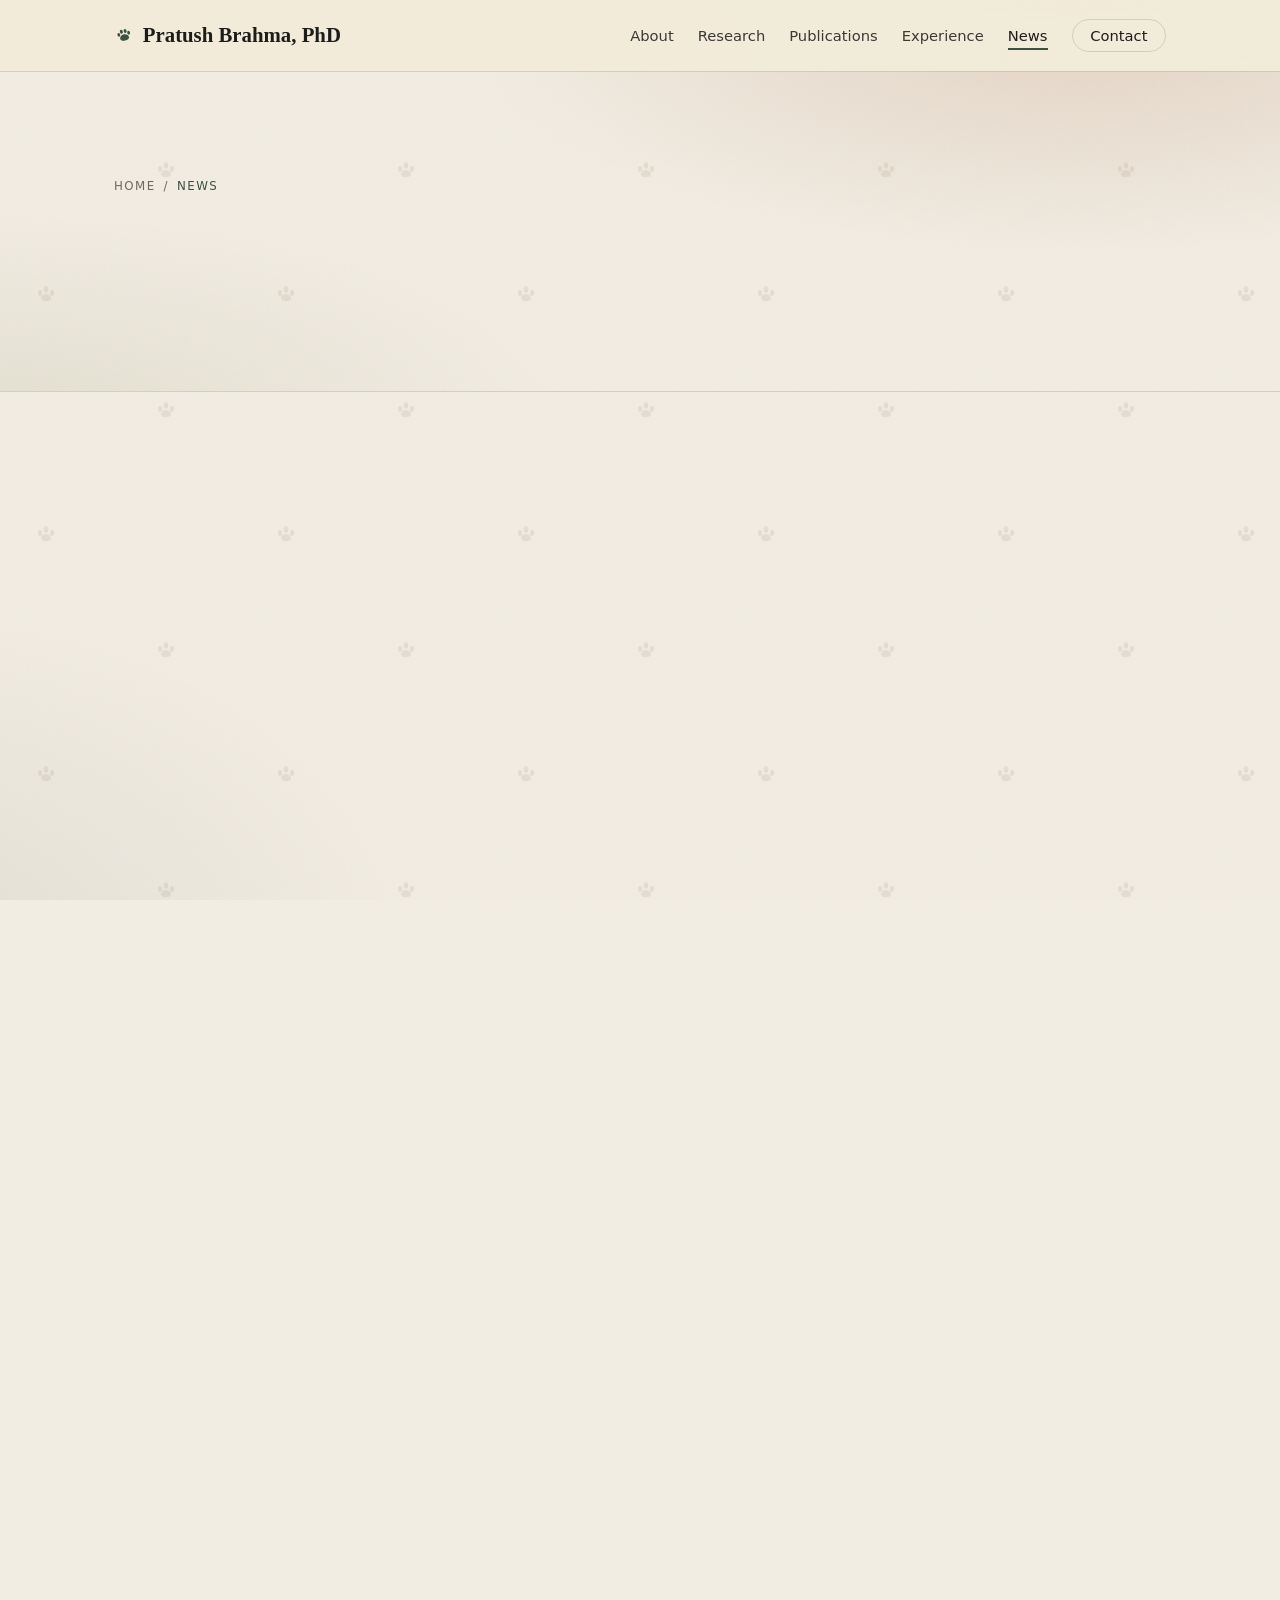
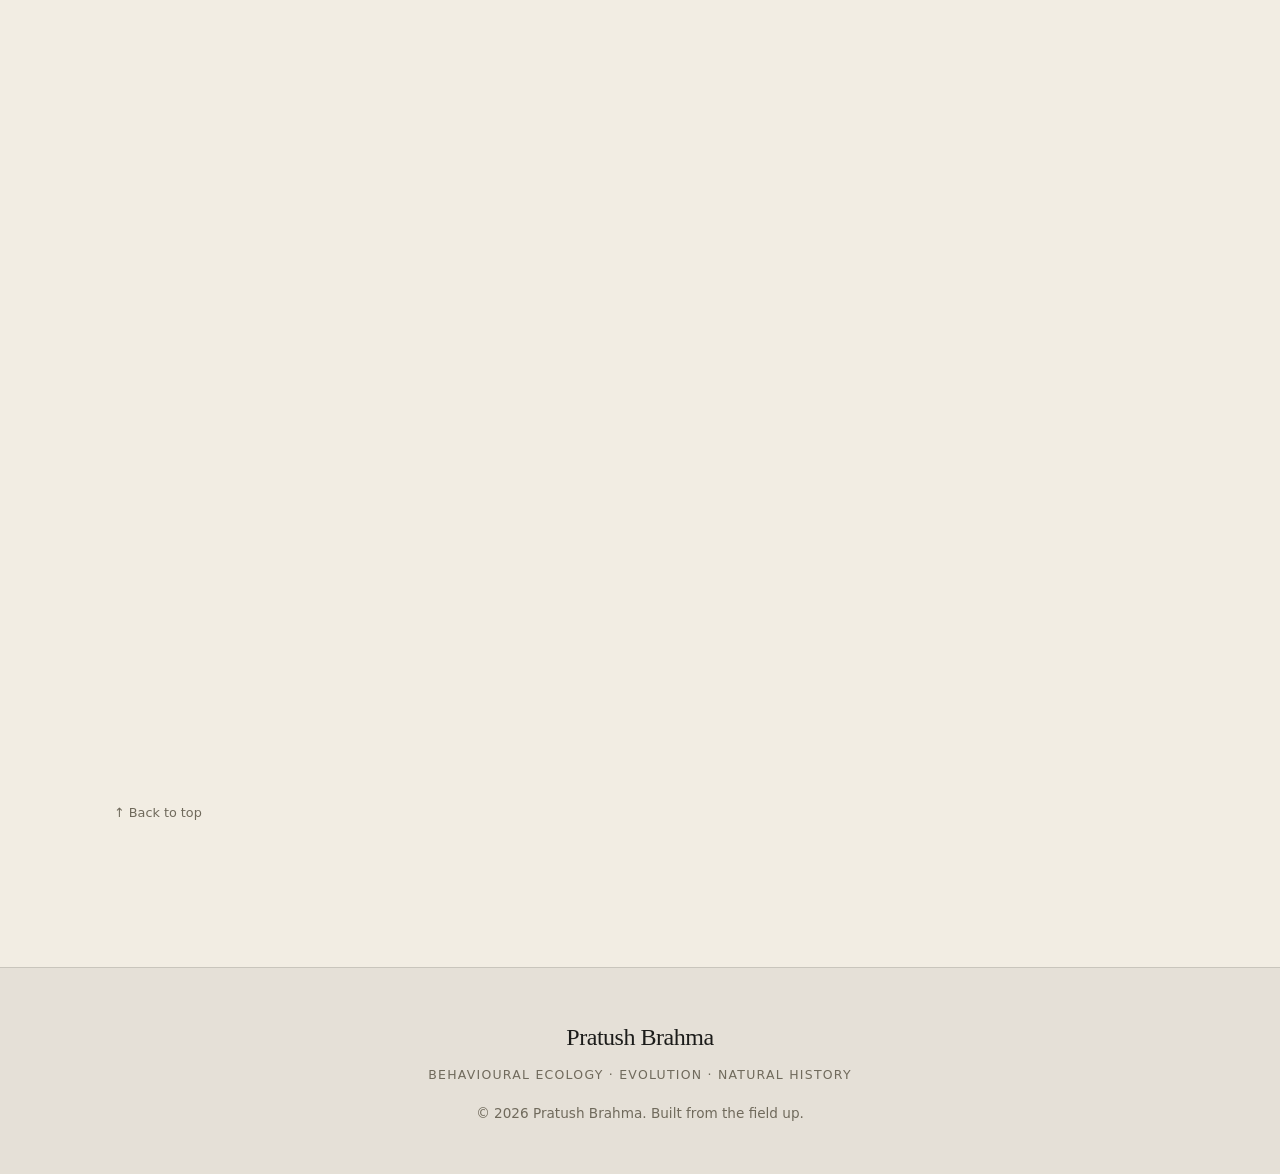
<file: activities.html>
<!DOCTYPE html>
<html lang="en">
<head>
  <meta charset="UTF-8" />
  <meta name="viewport" content="width=device-width, initial-scale=1.0" />
  <!-- This page moved. Activities are now part of News. -->
  <meta http-equiv="refresh" content="0; url=news.html" />
  <link rel="canonical" href="news.html" />
  <title>Moved to News | Pratush Brahma</title>
</head>
<body>
  <p>This page has moved to <a href="news.html">News</a>.</p>
</body>
</html>
</file>
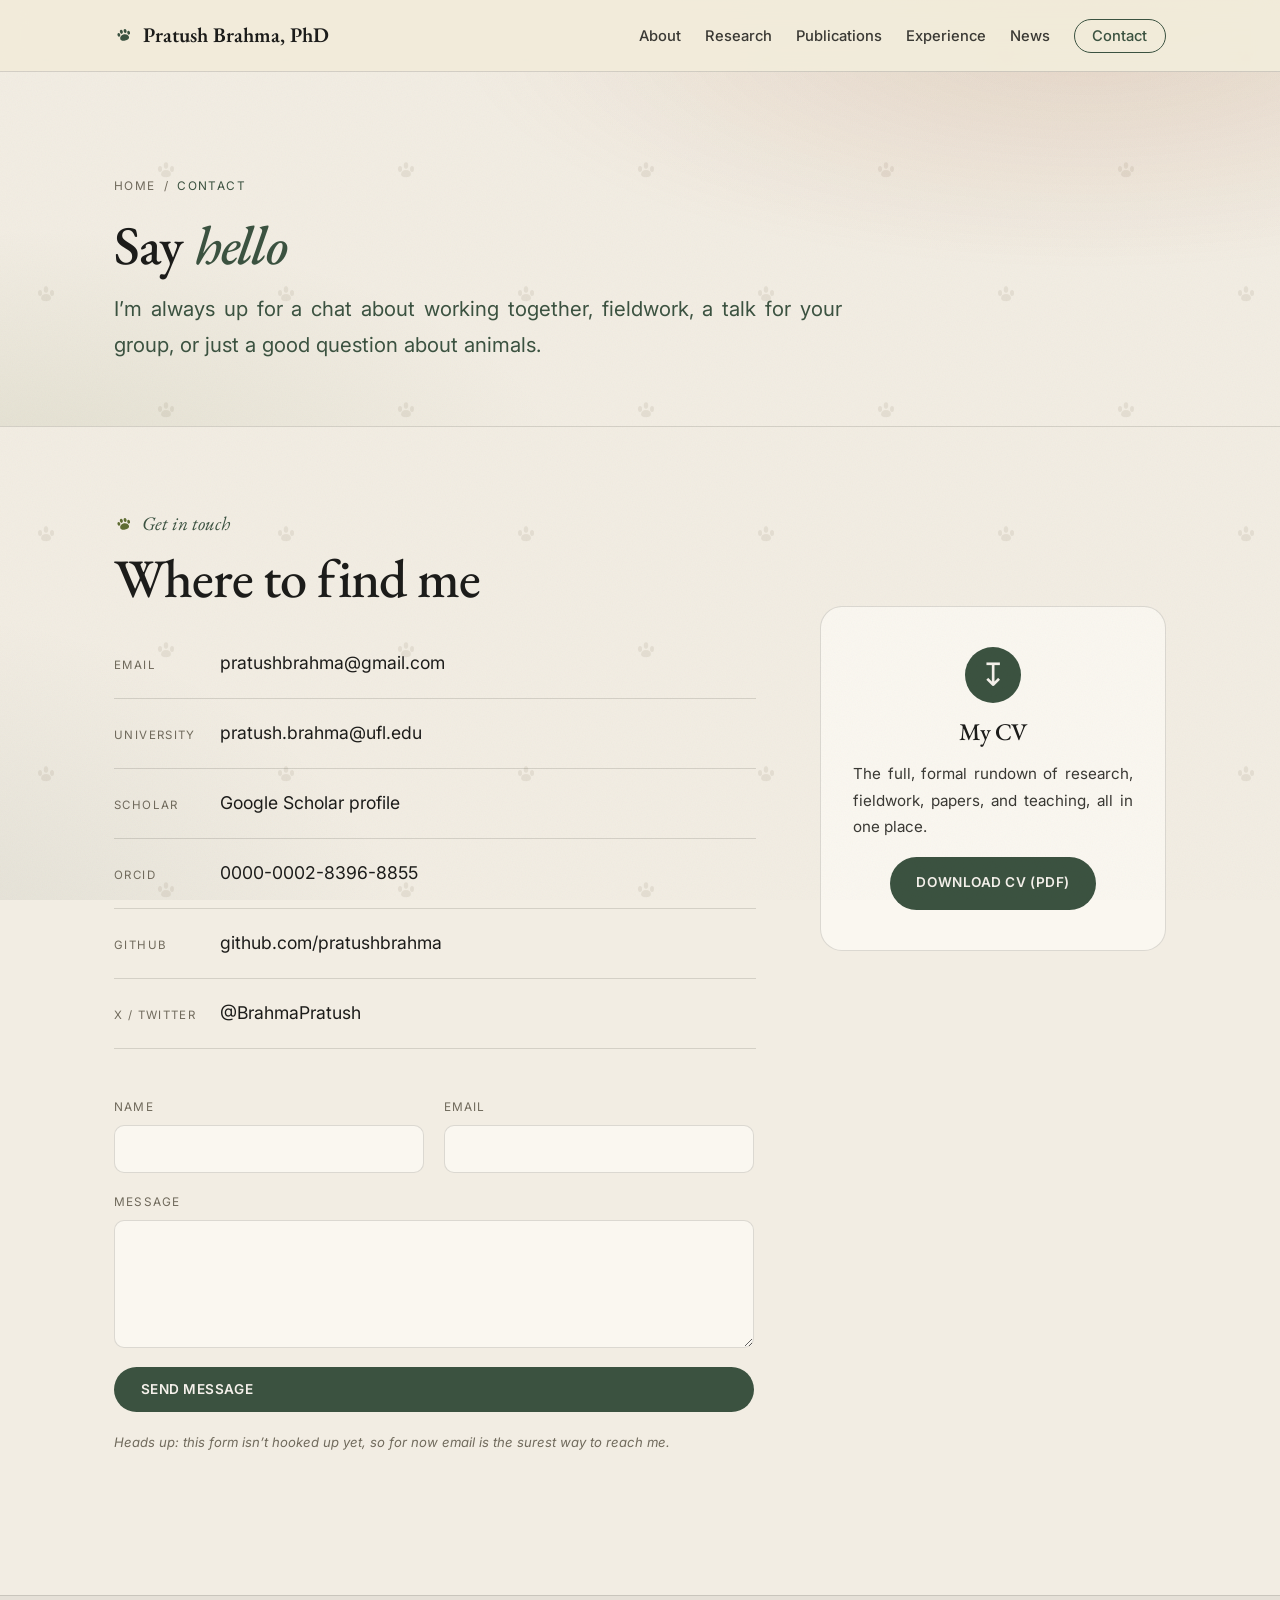
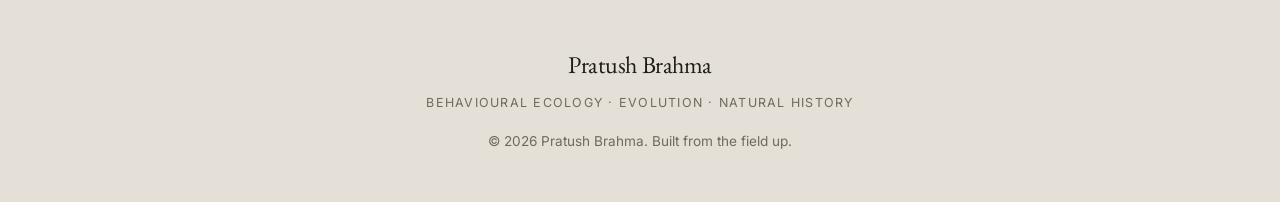
<file: contact.html>
<!DOCTYPE html>
<html lang="en">
<head>
  <meta charset="UTF-8" />
  <meta name="viewport" content="width=device-width, initial-scale=1.0" />
  <meta name="description" content="Contact Pratush Brahma for collaborations, fieldwork, talks, and a CV download." />
  <meta name="theme-color" content="#16291c" />
  <title>Contact | Pratush Brahma</title>

  <link rel="preconnect" href="https://fonts.googleapis.com" />
  <link rel="preconnect" href="https://fonts.gstatic.com" crossorigin />
  <link href="https://fonts.googleapis.com/css2?family=EB+Garamond:ital,wght@0,400;0,500;0,600;1,400;1,500&family=Inter:wght@300;400;500;600&display=swap" rel="stylesheet" />
  <link rel="stylesheet" href="style.css?v=3" />
</head>
<body class="inner">
  <a class="skip-link" href="#main">Skip to content</a>

  <header class="site-header is-scrolled" id="siteHeader">
    <nav class="nav" aria-label="Primary">
      <a href="index.html" class="nav__brand" aria-label="Pratush Brahma, home">
        <span class="nav__mark" aria-hidden="true"><svg viewBox="0 0 24 24" width="20" height="20" fill="currentColor"><ellipse cx="6" cy="10.5" rx="1.7" ry="2.3"/><ellipse cx="9.7" cy="7.6" rx="1.8" ry="2.5"/><ellipse cx="14.3" cy="7.6" rx="1.8" ry="2.5"/><ellipse cx="18" cy="10.5" rx="1.7" ry="2.3"/><path d="M12 11.2c3 0 5.4 2 5.4 4.5 0 2-2.4 3.1-5.4 3.1S6.6 17.7 6.6 15.7c0-2.5 2.4-4.5 5.4-4.5z"/></svg></span>
        <span class="nav__name">Pratush Brahma, PhD</span>
      </a>
      <button class="nav__toggle" id="navToggle" aria-expanded="false" aria-controls="navMenu" aria-label="Open menu">
        <span class="nav__toggle-bar" aria-hidden="true"></span>
        <span class="nav__toggle-bar" aria-hidden="true"></span>
        <span class="nav__toggle-bar" aria-hidden="true"></span>
      </button>
      <ul class="nav__menu" id="navMenu">
        <li><a href="about.html">About</a></li>
        <li><a href="research.html">Research</a></li>
        <li><a href="publications.html">Publications</a></li>
        <li><a href="experience.html">Experience</a></li>
        <li><a href="news.html">News</a></li>
        <li><a href="contact.html" class="nav__cta" aria-current="page">Contact</a></li>
      </ul>
    </nav>
    <div class="nav__overlay" id="navOverlay" aria-hidden="true"></div>
  </header>

  <main id="main">
    <div class="page-hero">
      <div class="page-hero__wrap">
        <nav class="breadcrumb" aria-label="Breadcrumb">
          <a href="index.html">Home</a> / <span>Contact</span>
        </nav>
        <h1 class="page-hero__title reveal" data-reveal>Say <em>hello</em></h1>
        <p class="page-hero__lead reveal" data-reveal>
          I&rsquo;m always up for a chat about working together, fieldwork, a talk
          for your group, or just a good question about animals.
        </p>
      </div>
    </div>

    <section class="section contact" aria-labelledby="contact-heading">
      <div class="section__wrap contact__grid">
        <div class="contact__intro">
          <p class="section__kicker reveal" data-reveal>Get in touch</p>
          <h2 class="section__title reveal" data-reveal id="contact-heading">Where to find me</h2>

          <ul class="contact__links reveal" data-reveal>
            <li><span class="contact__link-label">Email</span><a href="mailto:pratushbrahma@gmail.com">pratushbrahma@gmail.com</a></li>
            <li><span class="contact__link-label">University</span><a href="mailto:pratush.brahma@ufl.edu">pratush.brahma@ufl.edu</a></li>
            <li><span class="contact__link-label">Scholar</span><a href="https://scholar.google.com/citations?hl=en&amp;user=mssbhc0AAAAJ">Google Scholar profile</a></li>
            <li><span class="contact__link-label">ORCID</span><a href="https://orcid.org/0000-0002-8396-8855">0000-0002-8396-8855</a></li>
            <li><span class="contact__link-label">GitHub</span><a href="https://github.com/pratushbrahma">github.com/pratushbrahma</a></li>
            <li><span class="contact__link-label">X / Twitter</span><a href="https://twitter.com/BrahmaPratush">@BrahmaPratush</a></li>
          </ul>
        </div>

        <div class="contact__cv reveal" data-reveal>
          <div class="contact__cv-card">
            <span class="contact__cv-mark" aria-hidden="true">↧</span>
            <h3 class="contact__cv-title">My CV</h3>
            <p class="contact__cv-text">The full, formal rundown of research, fieldwork, papers, and teaching, all in one place.</p>
            <a href="Brahma_CV.pdf" class="btn btn--primary" download="Pratush_Brahma_CV.pdf">Download CV (PDF)</a>
          </div>
        </div>
      </div>

      <div class="section__wrap" style="margin-top:3rem">
        <form class="contact-form reveal" data-reveal aria-label="Send a message" onsubmit="return false;">
          <div class="contact-form__row">
            <label class="field">
              <span class="field__label">Name</span>
              <input class="field__input" type="text" name="name" autocomplete="name" required />
            </label>
            <label class="field">
              <span class="field__label">Email</span>
              <input class="field__input" type="email" name="email" autocomplete="email" required />
            </label>
          </div>
          <label class="field">
            <span class="field__label">Message</span>
            <textarea class="field__input" name="message" rows="5" required></textarea>
          </label>
          <button class="btn btn--primary" type="submit">Send message</button>
          <p class="contact-form__note">Heads up: this form isn&rsquo;t hooked up yet, so for now email is the surest way to reach me.</p>
        </form>
      </div>
    </section>
  </main>

  <footer class="footer">
    <div class="section__wrap footer__inner">
      <p class="footer__name">Pratush Brahma</p>
      <p class="footer__tag">Behavioural ecology · evolution · natural history</p>
      <p class="footer__copy">© <span id="year"></span> Pratush Brahma. Built from the field up.</p>
    </div>
  </footer>

  <script src="script.js"></script>
</body>
</html>
</file>
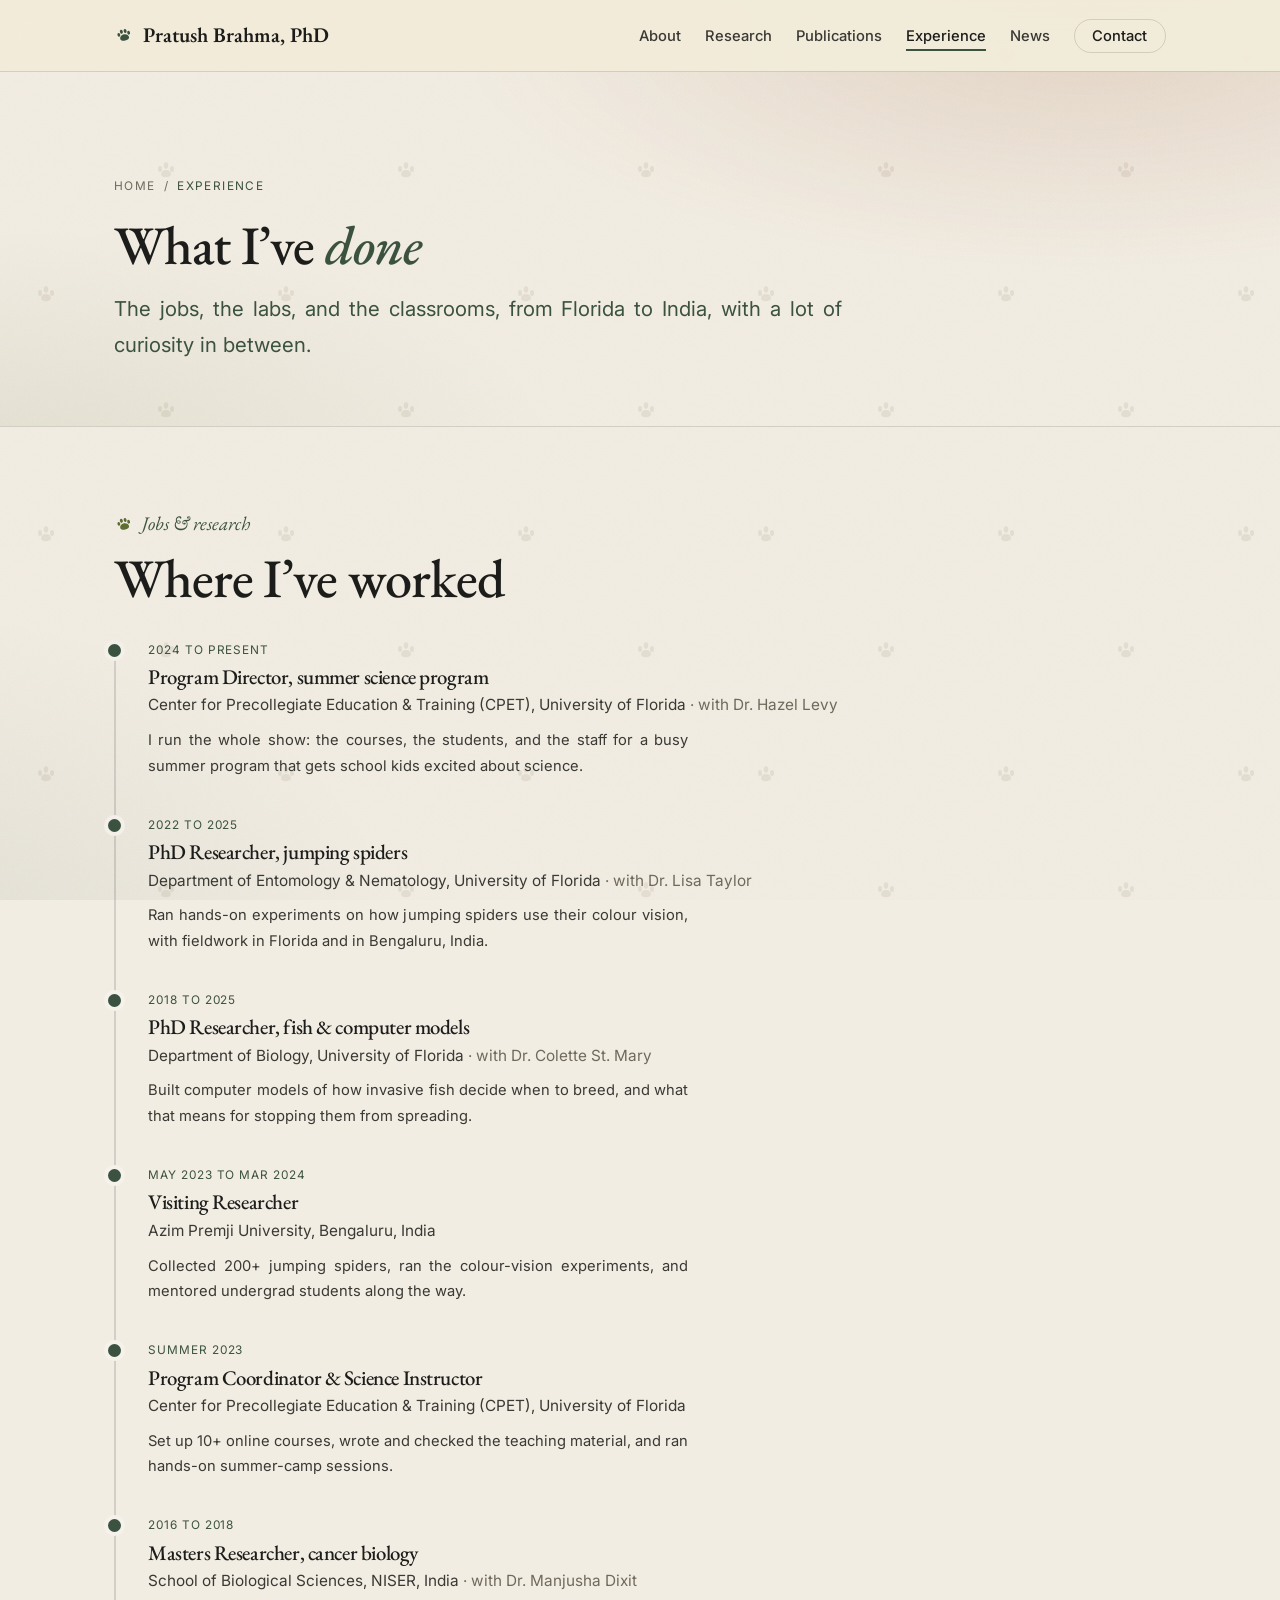
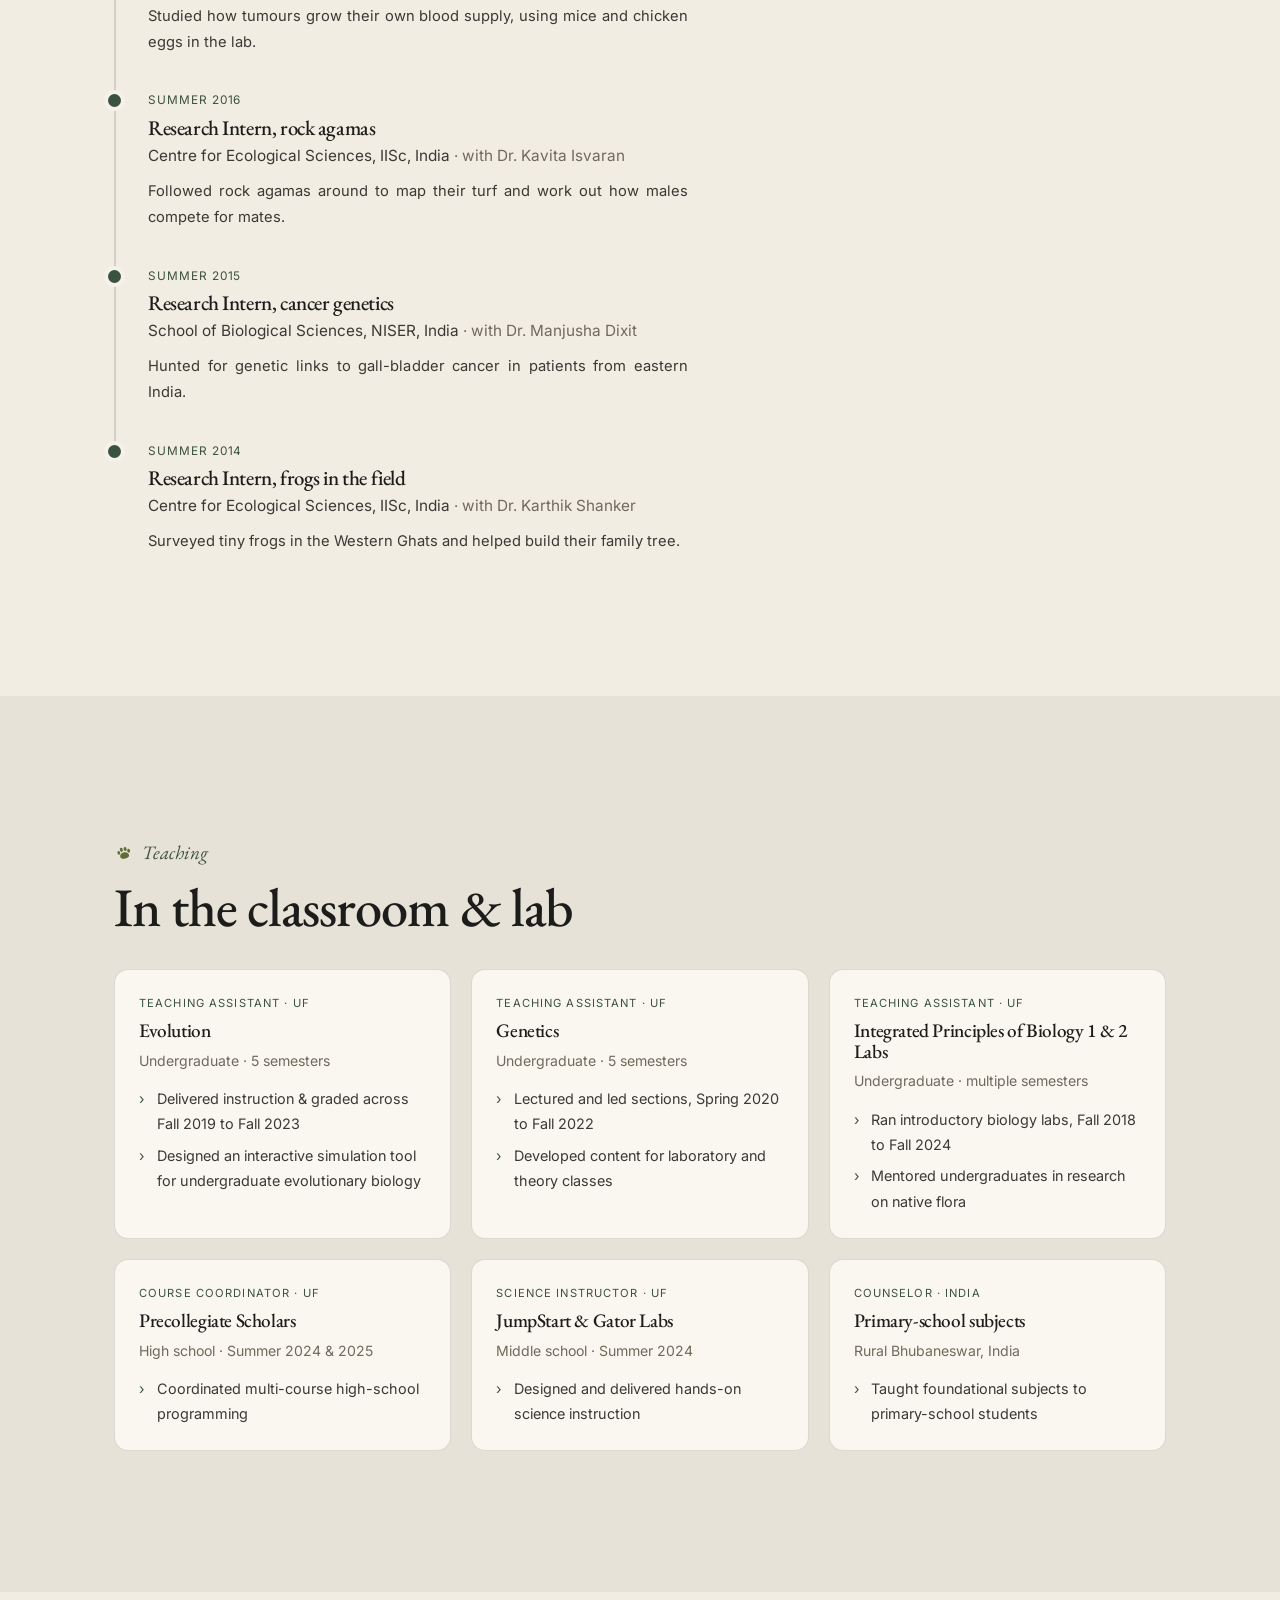
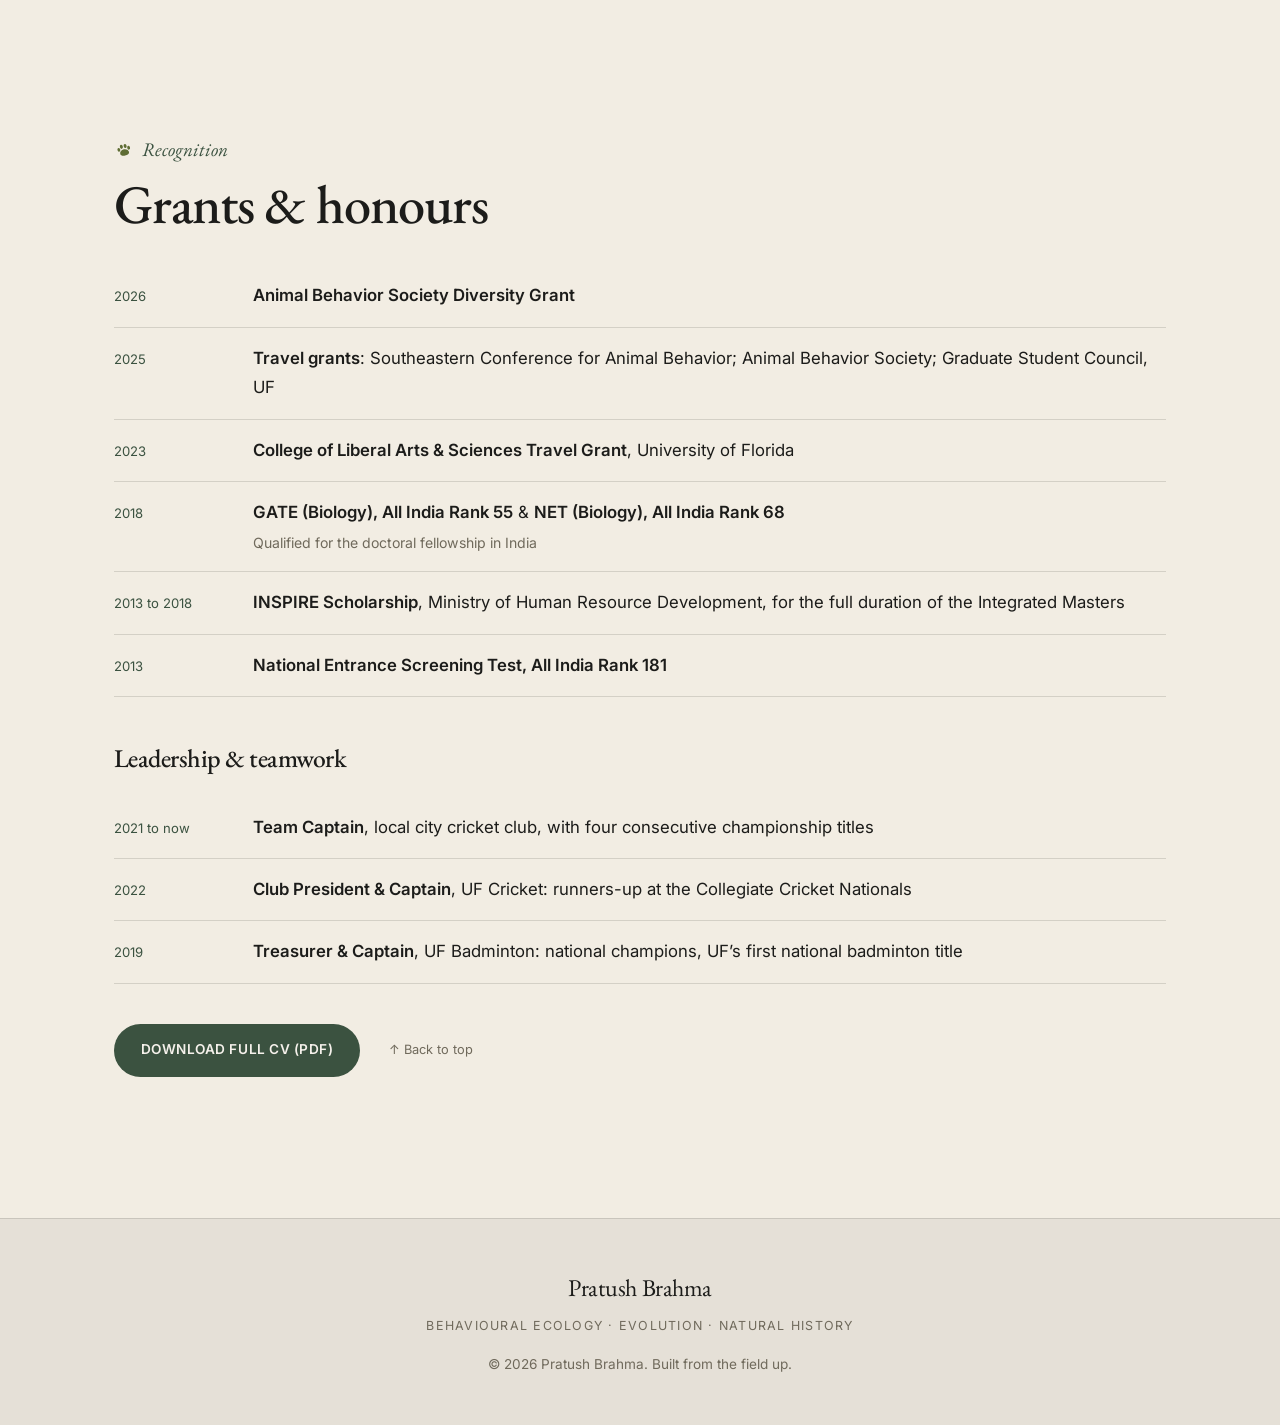
<file: experience.html>
<!DOCTYPE html>
<html lang="en">
<head>
  <meta charset="UTF-8" />
  <meta name="viewport" content="width=device-width, initial-scale=1.0" />
  <meta name="description" content="Positions and roles held by Pratush Brahma across research, program leadership, and teaching at the University of Florida, NISER and IISc." />
  <meta name="theme-color" content="#16291c" />
  <title>Experience | Pratush Brahma</title>

  <link rel="preconnect" href="https://fonts.googleapis.com" />
  <link rel="preconnect" href="https://fonts.gstatic.com" crossorigin />
  <link href="https://fonts.googleapis.com/css2?family=EB+Garamond:ital,wght@0,400;0,500;0,600;1,400;1,500&family=Inter:wght@300;400;500;600&display=swap" rel="stylesheet" />
  <link rel="stylesheet" href="style.css?v=3" />
</head>
<body class="inner">
  <a class="skip-link" href="#main">Skip to content</a>

  <header class="site-header is-scrolled" id="siteHeader">
    <nav class="nav" aria-label="Primary">
      <a href="index.html" class="nav__brand" aria-label="Pratush Brahma, home">
        <span class="nav__mark" aria-hidden="true"><svg viewBox="0 0 24 24" width="20" height="20" fill="currentColor"><ellipse cx="6" cy="10.5" rx="1.7" ry="2.3"/><ellipse cx="9.7" cy="7.6" rx="1.8" ry="2.5"/><ellipse cx="14.3" cy="7.6" rx="1.8" ry="2.5"/><ellipse cx="18" cy="10.5" rx="1.7" ry="2.3"/><path d="M12 11.2c3 0 5.4 2 5.4 4.5 0 2-2.4 3.1-5.4 3.1S6.6 17.7 6.6 15.7c0-2.5 2.4-4.5 5.4-4.5z"/></svg></span>
        <span class="nav__name">Pratush Brahma, PhD</span>
      </a>
      <button class="nav__toggle" id="navToggle" aria-expanded="false" aria-controls="navMenu" aria-label="Open menu">
        <span class="nav__toggle-bar" aria-hidden="true"></span>
        <span class="nav__toggle-bar" aria-hidden="true"></span>
        <span class="nav__toggle-bar" aria-hidden="true"></span>
      </button>
      <ul class="nav__menu" id="navMenu">
        <li><a href="about.html">About</a></li>
        <li><a href="research.html">Research</a></li>
        <li><a href="publications.html">Publications</a></li>
        <li><a href="experience.html" aria-current="page">Experience</a></li>
        <li><a href="news.html">News</a></li>
        <li><a href="contact.html" class="nav__cta">Contact</a></li>
      </ul>
    </nav>
    <div class="nav__overlay" id="navOverlay" aria-hidden="true"></div>
  </header>

  <main id="main">
    <div class="page-hero">
      <div class="page-hero__wrap">
        <nav class="breadcrumb" aria-label="Breadcrumb">
          <a href="index.html">Home</a> / <span>Experience</span>
        </nav>
        <h1 class="page-hero__title reveal" data-reveal>What I&rsquo;ve <em>done</em></h1>
        <p class="page-hero__lead reveal" data-reveal>
          The jobs, the labs, and the classrooms, from Florida to India, with a
          lot of curiosity in between.
        </p>
      </div>
    </div>

    <!-- RESEARCH & PROFESSIONAL POSITIONS -->
    <section class="section" aria-labelledby="positions-heading">
      <div class="section__wrap">
        <p class="section__kicker reveal" data-reveal>Jobs &amp; research</p>
        <h2 class="section__title reveal" data-reveal id="positions-heading" style="margin-bottom:2rem">Where I&rsquo;ve worked</h2>

        <div class="timeline">
          <div class="tl-item reveal" data-reveal>
            <p class="tl-date">2024 to present</p>
            <h3 class="tl-role">Program Director, summer science program</h3>
            <p class="tl-org">Center for Precollegiate Education &amp; Training (CPET), University of Florida <span class="tl-sup">· with Dr. Hazel Levy</span></p>
            <p class="tl-note">I run the whole show: the courses, the students, and the staff for a busy summer program that gets school kids excited about science.</p>
          </div>

          <div class="tl-item reveal" data-reveal>
            <p class="tl-date">2022 to 2025</p>
            <h3 class="tl-role">PhD Researcher, jumping spiders</h3>
            <p class="tl-org">Department of Entomology &amp; Nematology, University of Florida <span class="tl-sup">· with Dr. Lisa Taylor</span></p>
            <p class="tl-note">Ran hands-on experiments on how jumping spiders use their colour vision, with fieldwork in Florida and in Bengaluru, India.</p>
          </div>

          <div class="tl-item reveal" data-reveal>
            <p class="tl-date">2018 to 2025</p>
            <h3 class="tl-role">PhD Researcher, fish &amp; computer models</h3>
            <p class="tl-org">Department of Biology, University of Florida <span class="tl-sup">· with Dr. Colette St. Mary</span></p>
            <p class="tl-note">Built computer models of how invasive fish decide when to breed, and what that means for stopping them from spreading.</p>
          </div>

          <div class="tl-item reveal" data-reveal>
            <p class="tl-date">May 2023 to Mar 2024</p>
            <h3 class="tl-role">Visiting Researcher</h3>
            <p class="tl-org">Azim Premji University, Bengaluru, India</p>
            <p class="tl-note">Collected 200+ jumping spiders, ran the colour-vision experiments, and mentored undergrad students along the way.</p>
          </div>

          <div class="tl-item reveal" data-reveal>
            <p class="tl-date">Summer 2023</p>
            <h3 class="tl-role">Program Coordinator &amp; Science Instructor</h3>
            <p class="tl-org">Center for Precollegiate Education &amp; Training (CPET), University of Florida</p>
            <p class="tl-note">Set up 10+ online courses, wrote and checked the teaching material, and ran hands-on summer-camp sessions.</p>
          </div>

          <div class="tl-item reveal" data-reveal>
            <p class="tl-date">2016 to 2018</p>
            <h3 class="tl-role">Masters Researcher, cancer biology</h3>
            <p class="tl-org">School of Biological Sciences, NISER, India <span class="tl-sup">· with Dr. Manjusha Dixit</span></p>
            <p class="tl-note">Studied how tumours grow their own blood supply, using mice and chicken eggs in the lab.</p>
          </div>

          <div class="tl-item reveal" data-reveal>
            <p class="tl-date">Summer 2016</p>
            <h3 class="tl-role">Research Intern, rock agamas</h3>
            <p class="tl-org">Centre for Ecological Sciences, IISc, India <span class="tl-sup">· with Dr. Kavita Isvaran</span></p>
            <p class="tl-note">Followed rock agamas around to map their turf and work out how males compete for mates.</p>
          </div>

          <div class="tl-item reveal" data-reveal>
            <p class="tl-date">Summer 2015</p>
            <h3 class="tl-role">Research Intern, cancer genetics</h3>
            <p class="tl-org">School of Biological Sciences, NISER, India <span class="tl-sup">· with Dr. Manjusha Dixit</span></p>
            <p class="tl-note">Hunted for genetic links to gall-bladder cancer in patients from eastern India.</p>
          </div>

          <div class="tl-item reveal" data-reveal>
            <p class="tl-date">Summer 2014</p>
            <h3 class="tl-role">Research Intern, frogs in the field</h3>
            <p class="tl-org">Centre for Ecological Sciences, IISc, India <span class="tl-sup">· with Dr. Karthik Shanker</span></p>
            <p class="tl-note">Surveyed tiny frogs in the Western Ghats and helped build their family tree.</p>
          </div>
        </div>
      </div>
    </section>

    <!-- TEACHING -->
    <section class="section research" aria-labelledby="teaching-heading">
      <div class="section__wrap">
        <p class="section__kicker reveal" data-reveal>Teaching</p>
        <h2 class="section__title reveal" data-reveal id="teaching-heading" style="margin-bottom:2rem">In the classroom &amp; lab</h2>

        <div class="roles">
          <div class="role-card reveal" data-reveal>
            <p class="role-card__meta">Teaching Assistant · UF</p>
            <h3 class="role-card__title">Evolution</h3>
            <p class="role-card__sub">Undergraduate · 5 semesters</p>
            <ul class="role-list">
              <li>Delivered instruction &amp; graded across Fall 2019 to Fall 2023</li>
              <li>Designed an interactive simulation tool for undergraduate evolutionary biology</li>
            </ul>
          </div>

          <div class="role-card reveal" data-reveal data-reveal-delay="1">
            <p class="role-card__meta">Teaching Assistant · UF</p>
            <h3 class="role-card__title">Genetics</h3>
            <p class="role-card__sub">Undergraduate · 5 semesters</p>
            <ul class="role-list">
              <li>Lectured and led sections, Spring 2020 to Fall 2022</li>
              <li>Developed content for laboratory and theory classes</li>
            </ul>
          </div>

          <div class="role-card reveal" data-reveal data-reveal-delay="2">
            <p class="role-card__meta">Teaching Assistant · UF</p>
            <h3 class="role-card__title">Integrated Principles of Biology 1 &amp; 2 Labs</h3>
            <p class="role-card__sub">Undergraduate · multiple semesters</p>
            <ul class="role-list">
              <li>Ran introductory biology labs, Fall 2018 to Fall 2024</li>
              <li>Mentored undergraduates in research on native flora</li>
            </ul>
          </div>

          <div class="role-card reveal" data-reveal data-reveal-delay="3">
            <p class="role-card__meta">Course Coordinator · UF</p>
            <h3 class="role-card__title">Precollegiate Scholars</h3>
            <p class="role-card__sub">High school · Summer 2024 &amp; 2025</p>
            <ul class="role-list">
              <li>Coordinated multi-course high-school programming</li>
            </ul>
          </div>

          <div class="role-card reveal" data-reveal data-reveal-delay="4">
            <p class="role-card__meta">Science Instructor · UF</p>
            <h3 class="role-card__title">JumpStart &amp; Gator Labs</h3>
            <p class="role-card__sub">Middle school · Summer 2024</p>
            <ul class="role-list">
              <li>Designed and delivered hands-on science instruction</li>
            </ul>
          </div>

          <div class="role-card reveal" data-reveal data-reveal-delay="5">
            <p class="role-card__meta">Counselor · India</p>
            <h3 class="role-card__title">Primary-school subjects</h3>
            <p class="role-card__sub">Rural Bhubaneswar, India</p>
            <ul class="role-list">
              <li>Taught foundational subjects to primary-school students</li>
            </ul>
          </div>
        </div>
      </div>
    </section>

    <!-- HONOURS & LEADERSHIP -->
    <section class="section" aria-labelledby="honours-heading">
      <div class="section__wrap">
        <p class="section__kicker reveal" data-reveal>Recognition</p>
        <h2 class="section__title reveal" data-reveal id="honours-heading" style="margin-bottom:2rem">Grants &amp; honours</h2>

        <ul class="facts reveal" data-reveal>
          <li><span class="facts__year">2026</span><span class="facts__body"><strong>Animal Behavior Society Diversity Grant</strong></span></li>
          <li><span class="facts__year">2025</span><span class="facts__body"><strong>Travel grants</strong>: Southeastern Conference for Animal Behavior; Animal Behavior Society; Graduate Student Council, UF</span></li>
          <li><span class="facts__year">2023</span><span class="facts__body"><strong>College of Liberal Arts &amp; Sciences Travel Grant</strong>, University of Florida</span></li>
          <li><span class="facts__year">2018</span><span class="facts__body"><strong>GATE (Biology), All India Rank 55</strong> &amp; <strong>NET (Biology), All India Rank 68</strong><span>Qualified for the doctoral fellowship in India</span></span></li>
          <li><span class="facts__year">2013 to 2018</span><span class="facts__body"><strong>INSPIRE Scholarship</strong>, Ministry of Human Resource Development, for the full duration of the Integrated Masters</span></li>
          <li><span class="facts__year">2013</span><span class="facts__body"><strong>National Entrance Screening Test, All India Rank 181</strong></span></li>
        </ul>

        <h3 class="section__title reveal" data-reveal style="font-size:1.6rem;margin:3rem 0 1.5rem">Leadership &amp; teamwork</h3>
        <ul class="facts reveal" data-reveal>
          <li><span class="facts__year">2021 to now</span><span class="facts__body"><strong>Team Captain</strong>, local city cricket club, with four consecutive championship titles</span></li>
          <li><span class="facts__year">2022</span><span class="facts__body"><strong>Club President &amp; Captain</strong>, UF Cricket: runners-up at the Collegiate Cricket Nationals</span></li>
          <li><span class="facts__year">2019</span><span class="facts__body"><strong>Treasurer &amp; Captain</strong>, UF Badminton: national champions, UF&rsquo;s first national badminton title</span></li>
        </ul>

        <a href="Brahma_CV.pdf" class="btn btn--primary" download="Pratush_Brahma_CV.pdf" style="margin-top:2.5rem">Download full CV (PDF)</a>
        <a href="#main" class="to-top" data-totop style="margin-left:1.5rem">↑ Back to top</a>
      </div>
    </section>
  </main>

  <footer class="footer">
    <div class="section__wrap footer__inner">
      <p class="footer__name">Pratush Brahma</p>
      <p class="footer__tag">Behavioural ecology · evolution · natural history</p>
      <p class="footer__copy">© <span id="year"></span> Pratush Brahma. Built from the field up.</p>
    </div>
  </footer>

  <script src="script.js"></script>
</body>
</html>
</file>
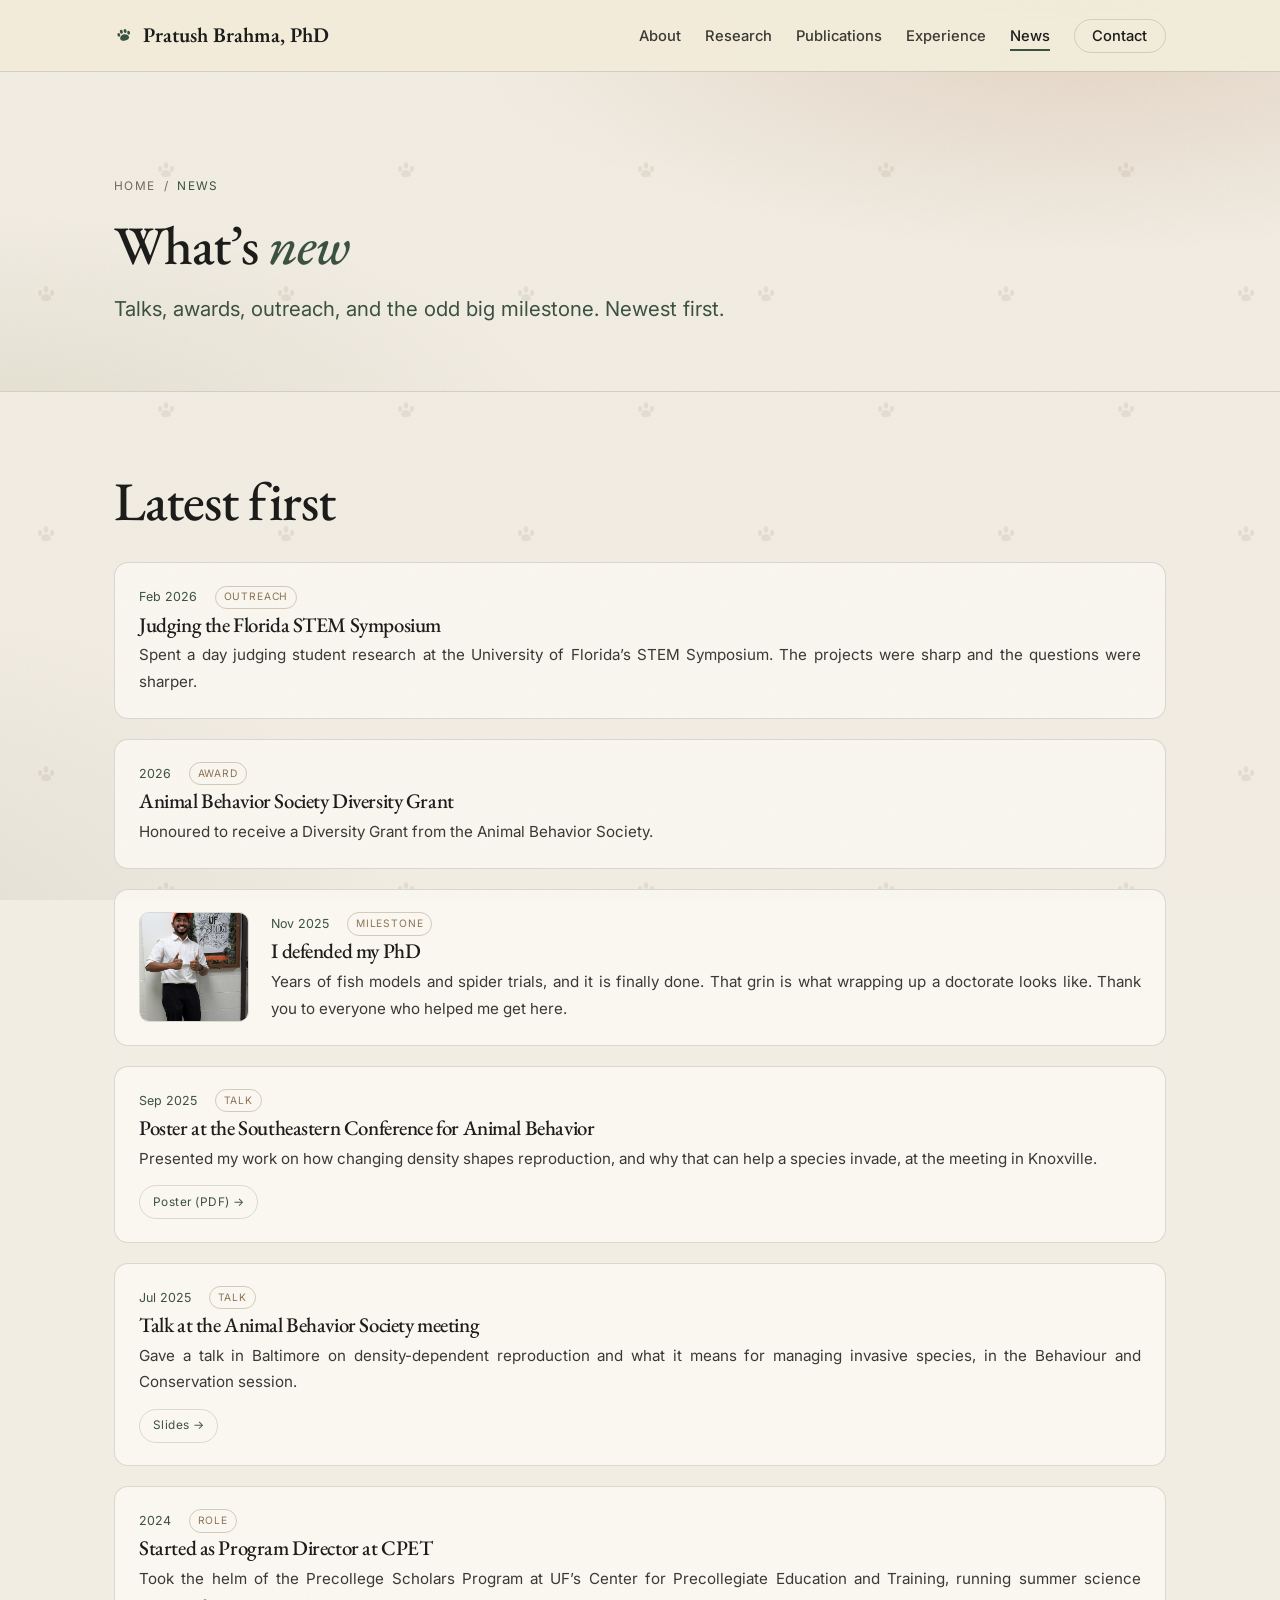
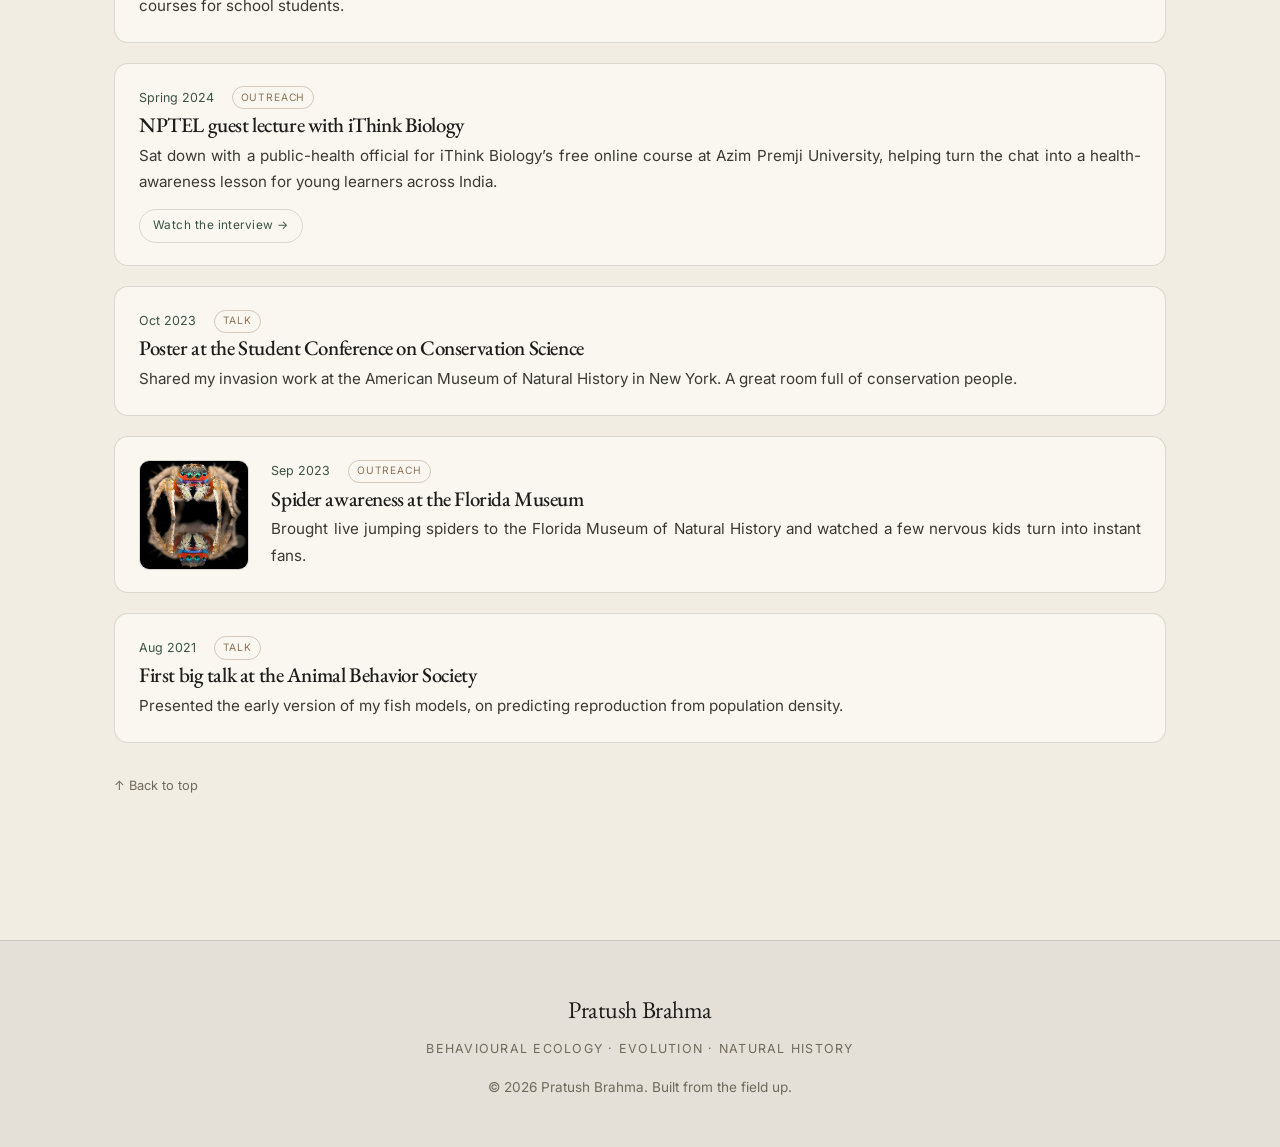
<file: news.html>
<!DOCTYPE html>
<html lang="en">
<head>
  <meta charset="UTF-8" />
  <meta name="viewport" content="width=device-width, initial-scale=1.0" />
  <meta name="description" content="News and updates from Pratush Brahma, behavioural ecologist: talks, awards, outreach, and milestones." />
  <meta name="theme-color" content="#16291c" />
  <title>News | Pratush Brahma</title>

  <link rel="preconnect" href="https://fonts.googleapis.com" />
  <link rel="preconnect" href="https://fonts.gstatic.com" crossorigin />
  <link href="https://fonts.googleapis.com/css2?family=EB+Garamond:ital,wght@0,400;0,500;0,600;1,400;1,500&family=Inter:wght@300;400;500;600&display=swap" rel="stylesheet" />
  <link rel="stylesheet" href="style.css?v=3" />
</head>
<body class="inner">
  <a class="skip-link" href="#main">Skip to content</a>

  <header class="site-header is-scrolled" id="siteHeader">
    <nav class="nav" aria-label="Primary">
      <a href="index.html" class="nav__brand" aria-label="Pratush Brahma, home">
        <span class="nav__mark" aria-hidden="true"><svg viewBox="0 0 24 24" width="20" height="20" fill="currentColor"><ellipse cx="6" cy="10.5" rx="1.7" ry="2.3"/><ellipse cx="9.7" cy="7.6" rx="1.8" ry="2.5"/><ellipse cx="14.3" cy="7.6" rx="1.8" ry="2.5"/><ellipse cx="18" cy="10.5" rx="1.7" ry="2.3"/><path d="M12 11.2c3 0 5.4 2 5.4 4.5 0 2-2.4 3.1-5.4 3.1S6.6 17.7 6.6 15.7c0-2.5 2.4-4.5 5.4-4.5z"/></svg></span>
        <span class="nav__name">Pratush Brahma, PhD</span>
      </a>
      <button class="nav__toggle" id="navToggle" aria-expanded="false" aria-controls="navMenu" aria-label="Open menu">
        <span class="nav__toggle-bar" aria-hidden="true"></span>
        <span class="nav__toggle-bar" aria-hidden="true"></span>
        <span class="nav__toggle-bar" aria-hidden="true"></span>
      </button>
      <ul class="nav__menu" id="navMenu">
        <li><a href="about.html">About</a></li>
        <li><a href="research.html">Research</a></li>
        <li><a href="publications.html">Publications</a></li>
        <li><a href="experience.html">Experience</a></li>
        <li><a href="news.html" aria-current="page">News</a></li>
        <li><a href="contact.html" class="nav__cta">Contact</a></li>
      </ul>
    </nav>
    <div class="nav__overlay" id="navOverlay" aria-hidden="true"></div>
  </header>

  <main id="main">
    <div class="page-hero">
      <div class="page-hero__wrap">
        <nav class="breadcrumb" aria-label="Breadcrumb">
          <a href="index.html">Home</a> / <span>News</span>
        </nav>
        <h1 class="page-hero__title reveal" data-reveal>What&rsquo;s <em>new</em></h1>
        <p class="page-hero__lead reveal" data-reveal>
          Talks, awards, outreach, and the odd big milestone. Newest first.
        </p>
      </div>
    </div>

    <section class="section" aria-labelledby="news-heading">
      <div class="section__wrap">
        <h2 class="section__title reveal" data-reveal id="news-heading" style="margin-bottom:2rem">Latest first</h2>

        <!--
          HOW TO ADD AN UPDATE:
          Copy one <li class="feed-item"> ... </li> block and paste it at the TOP
          of the list (newest first). Edit the date, tag, title and text.
          - To add a photo: keep the <img class="feed-item__thumb" ...> line and
            point src at a file in images/ (it removes itself if the file is missing).
            To skip the photo, just delete that <img> line.
          - To add a link (video, article, slides): set the href on the
            <a class="note__btn"> line. Delete the line if there is no link.
        -->
        <ol class="feed reveal" data-reveal style="list-style:none;padding:0;">

          <li class="feed-item">
            <div class="feed-item__body">
              <div class="feed-item__meta">
                <span class="feed-item__when">Feb 2026</span>
                <span class="facts__tag">Outreach</span>
              </div>
              <h3 class="feed-item__title">Judging the Florida STEM Symposium</h3>
              <p class="feed-item__text">Spent a day judging student research at the University of Florida&rsquo;s STEM Symposium. The projects were sharp and the questions were sharper.</p>
            </div>
          </li>

          <li class="feed-item">
            <div class="feed-item__body">
              <div class="feed-item__meta">
                <span class="feed-item__when">2026</span>
                <span class="facts__tag">Award</span>
              </div>
              <h3 class="feed-item__title">Animal Behavior Society Diversity Grant</h3>
              <p class="feed-item__text">Honoured to receive a Diversity Grant from the Animal Behavior Society.</p>
            </div>
          </li>

          <li class="feed-item">
            <img class="feed-item__thumb" src="images/hero/portrait2.jpg" alt="Pratush Brahma smiling by a UF Biology sign" onerror="this.remove()" />
            <div class="feed-item__body">
              <div class="feed-item__meta">
                <span class="feed-item__when">Nov 2025</span>
                <span class="facts__tag">Milestone</span>
              </div>
              <h3 class="feed-item__title">I defended my PhD</h3>
              <p class="feed-item__text">Years of fish models and spider trials, and it is finally done. That grin is what wrapping up a doctorate looks like. Thank you to everyone who helped me get here.</p>
            </div>
          </li>

          <li class="feed-item">
            <div class="feed-item__body">
              <div class="feed-item__meta">
                <span class="feed-item__when">Sep 2025</span>
                <span class="facts__tag">Talk</span>
              </div>
              <h3 class="feed-item__title">Poster at the Southeastern Conference for Animal Behavior</h3>
              <p class="feed-item__text">Presented my work on how changing density shapes reproduction, and why that can help a species invade, at the meeting in Knoxville.</p>
              <div class="feed-item__links"><a href="#" class="note__btn">Poster (PDF) &rarr;</a></div>
            </div>
          </li>

          <li class="feed-item">
            <div class="feed-item__body">
              <div class="feed-item__meta">
                <span class="feed-item__when">Jul 2025</span>
                <span class="facts__tag">Talk</span>
              </div>
              <h3 class="feed-item__title">Talk at the Animal Behavior Society meeting</h3>
              <p class="feed-item__text">Gave a talk in Baltimore on density-dependent reproduction and what it means for managing invasive species, in the Behaviour and Conservation session.</p>
              <div class="feed-item__links"><a href="#" class="note__btn">Slides &rarr;</a></div>
            </div>
          </li>

          <!-- TODO: confirm the exact date of your defense -->
          <li class="feed-item">
            <div class="feed-item__body">
              <div class="feed-item__meta">
                <span class="feed-item__when">2024</span>
                <span class="facts__tag">Role</span>
              </div>
              <h3 class="feed-item__title">Started as Program Director at CPET</h3>
              <p class="feed-item__text">Took the helm of the Precollege Scholars Program at UF&rsquo;s Center for Precollegiate Education and Training, running summer science courses for school students.</p>
            </div>
          </li>

          <li class="feed-item">
            <div class="feed-item__body">
              <div class="feed-item__meta">
                <span class="feed-item__when">Spring 2024</span>
                <span class="facts__tag">Outreach</span>
              </div>
              <h3 class="feed-item__title">NPTEL guest lecture with iThink Biology</h3>
              <p class="feed-item__text">Sat down with a public-health official for iThink Biology&rsquo;s free online course at Azim Premji University, helping turn the chat into a health-awareness lesson for young learners across India.</p>
              <div class="feed-item__links"><a href="#" class="note__btn">Watch the interview &rarr;</a></div>
            </div>
          </li>

          <li class="feed-item">
            <div class="feed-item__body">
              <div class="feed-item__meta">
                <span class="feed-item__when">Oct 2023</span>
                <span class="facts__tag">Talk</span>
              </div>
              <h3 class="feed-item__title">Poster at the Student Conference on Conservation Science</h3>
              <p class="feed-item__text">Shared my invasion work at the American Museum of Natural History in New York. A great room full of conservation people.</p>
            </div>
          </li>

          <li class="feed-item">
            <img class="feed-item__thumb" src="images/jumpingspider.jpeg" alt="A colourful jumping spider" loading="lazy" onerror="this.remove()" />
            <div class="feed-item__body">
              <div class="feed-item__meta">
                <span class="feed-item__when">Sep 2023</span>
                <span class="facts__tag">Outreach</span>
              </div>
              <h3 class="feed-item__title">Spider awareness at the Florida Museum</h3>
              <p class="feed-item__text">Brought live jumping spiders to the Florida Museum of Natural History and watched a few nervous kids turn into instant fans.</p>
            </div>
          </li>

          <li class="feed-item">
            <div class="feed-item__body">
              <div class="feed-item__meta">
                <span class="feed-item__when">Aug 2021</span>
                <span class="facts__tag">Talk</span>
              </div>
              <h3 class="feed-item__title">First big talk at the Animal Behavior Society</h3>
              <p class="feed-item__text">Presented the early version of my fish models, on predicting reproduction from population density.</p>
            </div>
          </li>

        </ol>

        <a href="#main" class="to-top" data-totop>&uarr; Back to top</a>
      </div>
    </section>
  </main>

  <footer class="footer">
    <div class="section__wrap footer__inner">
      <p class="footer__name">Pratush Brahma</p>
      <p class="footer__tag">Behavioural ecology · evolution · natural history</p>
      <p class="footer__copy">© <span id="year"></span> Pratush Brahma. Built from the field up.</p>
    </div>
  </footer>

  <script src="script.js"></script>
</body>
</html>
</file>
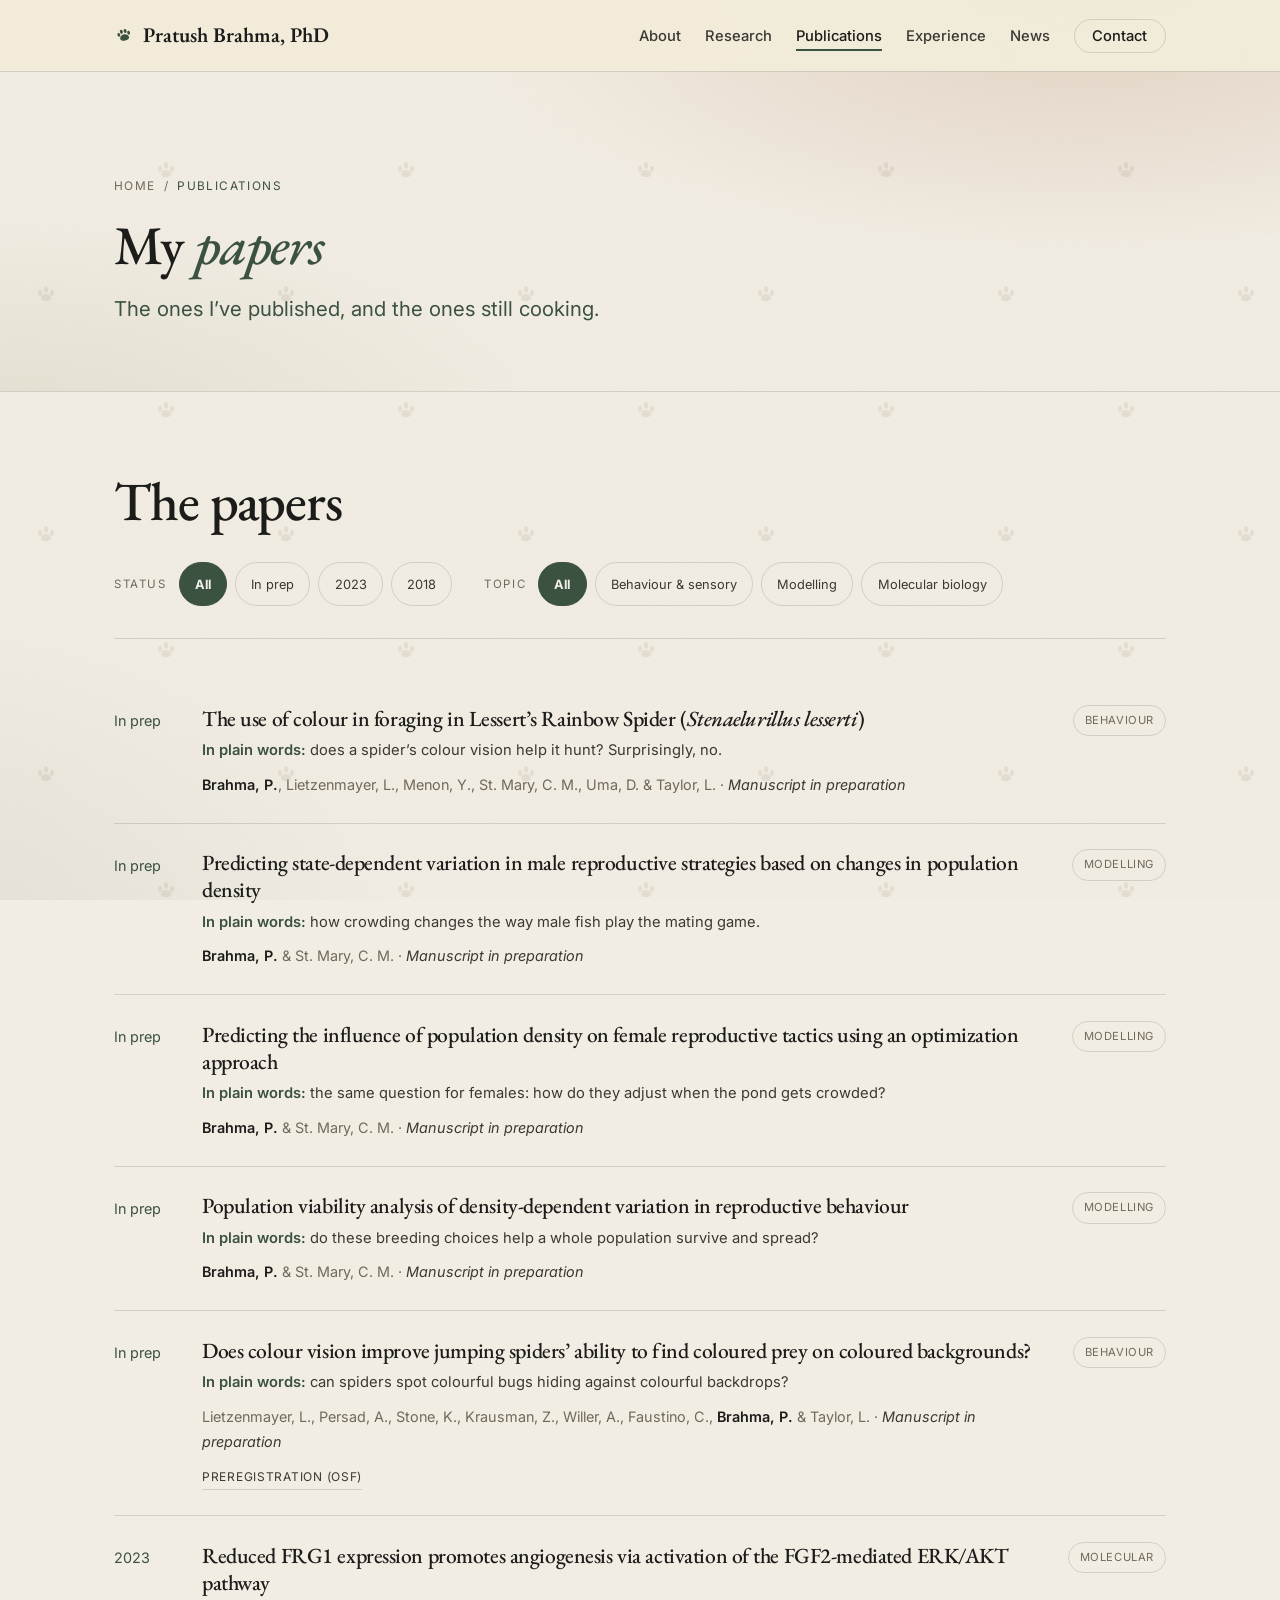
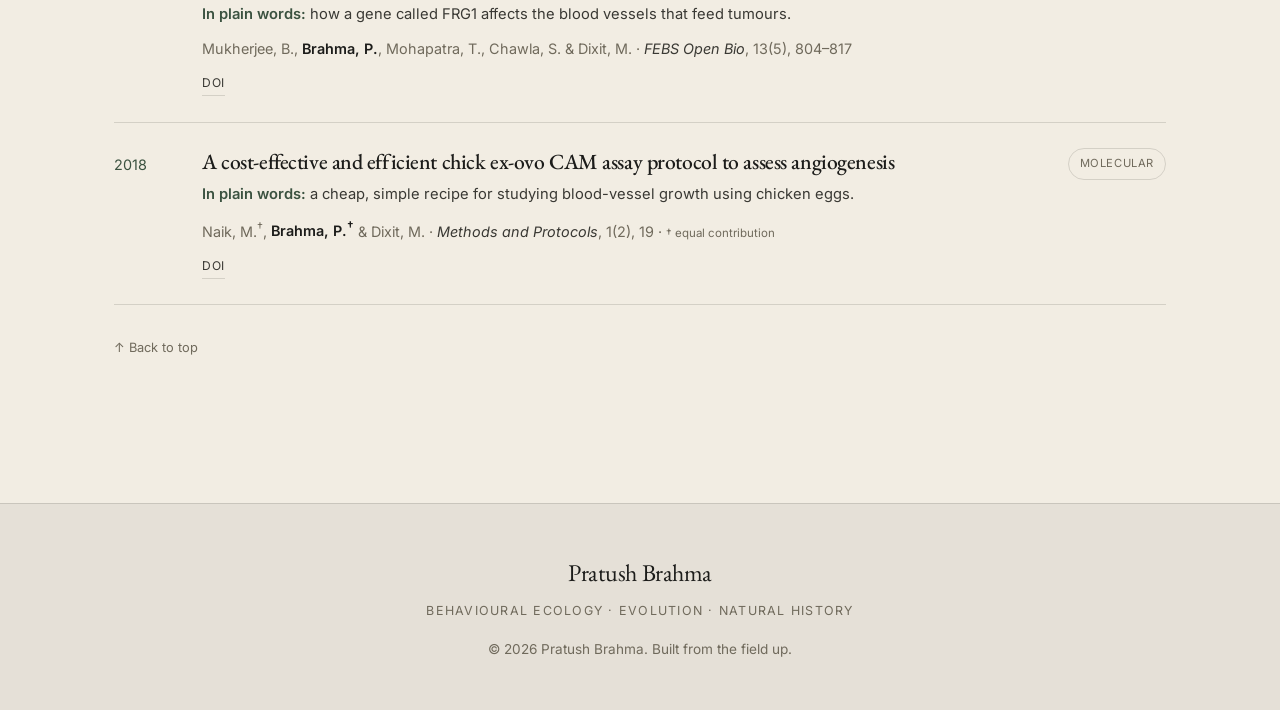
<file: publications.html>
<!DOCTYPE html>
<html lang="en">
<head>
  <meta charset="UTF-8" />
  <meta name="viewport" content="width=device-width, initial-scale=1.0" />
  <meta name="description" content="Selected publications by Pratush Brahma, filterable by year and topic." />
  <meta name="theme-color" content="#16291c" />
  <title>Publications | Pratush Brahma</title>

  <link rel="preconnect" href="https://fonts.googleapis.com" />
  <link rel="preconnect" href="https://fonts.gstatic.com" crossorigin />
  <link href="https://fonts.googleapis.com/css2?family=EB+Garamond:ital,wght@0,400;0,500;0,600;1,400;1,500&family=Inter:wght@300;400;500;600&display=swap" rel="stylesheet" />
  <link rel="stylesheet" href="style.css?v=3" />
</head>
<body class="inner">
  <a class="skip-link" href="#main">Skip to content</a>

  <header class="site-header is-scrolled" id="siteHeader">
    <nav class="nav" aria-label="Primary">
      <a href="index.html" class="nav__brand" aria-label="Pratush Brahma, home">
        <span class="nav__mark" aria-hidden="true"><svg viewBox="0 0 24 24" width="20" height="20" fill="currentColor"><ellipse cx="6" cy="10.5" rx="1.7" ry="2.3"/><ellipse cx="9.7" cy="7.6" rx="1.8" ry="2.5"/><ellipse cx="14.3" cy="7.6" rx="1.8" ry="2.5"/><ellipse cx="18" cy="10.5" rx="1.7" ry="2.3"/><path d="M12 11.2c3 0 5.4 2 5.4 4.5 0 2-2.4 3.1-5.4 3.1S6.6 17.7 6.6 15.7c0-2.5 2.4-4.5 5.4-4.5z"/></svg></span>
        <span class="nav__name">Pratush Brahma, PhD</span>
      </a>
      <button class="nav__toggle" id="navToggle" aria-expanded="false" aria-controls="navMenu" aria-label="Open menu">
        <span class="nav__toggle-bar" aria-hidden="true"></span>
        <span class="nav__toggle-bar" aria-hidden="true"></span>
        <span class="nav__toggle-bar" aria-hidden="true"></span>
      </button>
      <ul class="nav__menu" id="navMenu">
        <li><a href="about.html">About</a></li>
        <li><a href="research.html">Research</a></li>
        <li><a href="publications.html" aria-current="page">Publications</a></li>
        <li><a href="experience.html">Experience</a></li>
        <li><a href="news.html">News</a></li>
        <li><a href="contact.html" class="nav__cta">Contact</a></li>
      </ul>
    </nav>
    <div class="nav__overlay" id="navOverlay" aria-hidden="true"></div>
  </header>

  <main id="main">
    <div class="page-hero">
      <div class="page-hero__wrap">
        <nav class="breadcrumb" aria-label="Breadcrumb">
          <a href="index.html">Home</a> / <span>Publications</span>
        </nav>
        <h1 class="page-hero__title reveal" data-reveal>My <em>papers</em></h1>
        <p class="page-hero__lead reveal" data-reveal>
          The ones I&rsquo;ve published, and the ones still cooking.
        </p>
      </div>
    </div>

    <section class="section publications" aria-labelledby="pub-heading">
      <div class="section__wrap">
        <h2 class="section__title reveal" data-reveal id="pub-heading" style="margin-bottom:2rem">The papers</h2>

        <div class="filters reveal" data-reveal>
          <div class="filters__group" role="group" aria-label="Filter by status or year">
            <span class="filters__label">Status</span>
            <div class="filters__chips" data-filter-set="year">
              <button class="chip is-active" data-filter="all" aria-pressed="true">All</button>
              <button class="chip" data-filter="inprep" aria-pressed="false">In prep</button>
              <button class="chip" data-filter="2023" aria-pressed="false">2023</button>
              <button class="chip" data-filter="2018" aria-pressed="false">2018</button>
            </div>
          </div>
          <div class="filters__group" role="group" aria-label="Filter by topic">
            <span class="filters__label">Topic</span>
            <div class="filters__chips" data-filter-set="topic">
              <button class="chip is-active" data-filter="all" aria-pressed="true">All</button>
              <button class="chip" data-filter="behaviour" aria-pressed="false">Behaviour &amp; sensory</button>
              <button class="chip" data-filter="modelling" aria-pressed="false">Modelling</button>
              <button class="chip" data-filter="molecular" aria-pressed="false">Molecular biology</button>
            </div>
          </div>
        </div>

        <ol class="pub-list" id="pubList">
          <li class="pub" data-year="inprep" data-topic="behaviour">
            <span class="pub__year">In&nbsp;prep</span>
            <div class="pub__body">
              <h3 class="pub__title">The use of colour in foraging in Lessert&rsquo;s Rainbow Spider (<em>Stenaelurillus lesserti</em>)</h3>
              <p class="pub__plain"><b>In plain words:</b> does a spider&rsquo;s colour vision help it hunt? Surprisingly, no.</p>
              <p class="pub__meta"><span class="pub__authors">Brahma, P.</span>, Lietzenmayer, L., Menon, Y., St. Mary, C. M., Uma, D. &amp; Taylor, L. &middot; <em>Manuscript in preparation</em></p>
            </div>
            <span class="pub__topic">Behaviour</span>
          </li>

          <li class="pub" data-year="inprep" data-topic="modelling">
            <span class="pub__year">In&nbsp;prep</span>
            <div class="pub__body">
              <h3 class="pub__title">Predicting state-dependent variation in male reproductive strategies based on changes in population density</h3>
              <p class="pub__plain"><b>In plain words:</b> how crowding changes the way male fish play the mating game.</p>
              <p class="pub__meta"><span class="pub__authors">Brahma, P.</span> &amp; St. Mary, C. M. &middot; <em>Manuscript in preparation</em></p>
            </div>
            <span class="pub__topic">Modelling</span>
          </li>

          <li class="pub" data-year="inprep" data-topic="modelling">
            <span class="pub__year">In&nbsp;prep</span>
            <div class="pub__body">
              <h3 class="pub__title">Predicting the influence of population density on female reproductive tactics using an optimization approach</h3>
              <p class="pub__plain"><b>In plain words:</b> the same question for females: how do they adjust when the pond gets crowded?</p>
              <p class="pub__meta"><span class="pub__authors">Brahma, P.</span> &amp; St. Mary, C. M. &middot; <em>Manuscript in preparation</em></p>
            </div>
            <span class="pub__topic">Modelling</span>
          </li>

          <li class="pub" data-year="inprep" data-topic="modelling">
            <span class="pub__year">In&nbsp;prep</span>
            <div class="pub__body">
              <h3 class="pub__title">Population viability analysis of density-dependent variation in reproductive behaviour</h3>
              <p class="pub__plain"><b>In plain words:</b> do these breeding choices help a whole population survive and spread?</p>
              <p class="pub__meta"><span class="pub__authors">Brahma, P.</span> &amp; St. Mary, C. M. &middot; <em>Manuscript in preparation</em></p>
            </div>
            <span class="pub__topic">Modelling</span>
          </li>

          <li class="pub" data-year="inprep" data-topic="behaviour">
            <span class="pub__year">In&nbsp;prep</span>
            <div class="pub__body">
              <h3 class="pub__title">Does colour vision improve jumping spiders&rsquo; ability to find coloured prey on coloured backgrounds?</h3>
              <p class="pub__plain"><b>In plain words:</b> can spiders spot colourful bugs hiding against colourful backdrops?</p>
              <p class="pub__meta">Lietzenmayer, L., Persad, A., Stone, K., Krausman, Z., Willer, A., Faustino, C., <span class="pub__authors">Brahma, P.</span> &amp; Taylor, L. &middot; <em>Manuscript in preparation</em></p>
              <div class="pub__links"><a href="https://osf.io/5ny82" class="pub__link">Preregistration (OSF)</a></div>
            </div>
            <span class="pub__topic">Behaviour</span>
          </li>

          <li class="pub" data-year="2023" data-topic="molecular">
            <span class="pub__year">2023</span>
            <div class="pub__body">
              <h3 class="pub__title">Reduced FRG1 expression promotes angiogenesis via activation of the FGF2-mediated ERK/AKT pathway</h3>
              <p class="pub__plain"><b>In plain words:</b> how a gene called FRG1 affects the blood vessels that feed tumours.</p>
              <p class="pub__meta">Mukherjee, B., <span class="pub__authors">Brahma, P.</span>, Mohapatra, T., Chawla, S. &amp; Dixit, M. &middot; <em>FEBS Open Bio</em>, 13(5), 804&ndash;817</p>
              <div class="pub__links"><a href="https://doi.org/10.1002/2211-5463.13582" class="pub__link">DOI</a></div>
            </div>
            <span class="pub__topic">Molecular</span>
          </li>

          <li class="pub" data-year="2018" data-topic="molecular">
            <span class="pub__year">2018</span>
            <div class="pub__body">
              <h3 class="pub__title">A cost-effective and efficient chick ex-ovo CAM assay protocol to assess angiogenesis</h3>
              <p class="pub__plain"><b>In plain words:</b> a cheap, simple recipe for studying blood-vessel growth using chicken eggs.</p>
              <p class="pub__meta">Naik, M.<sup>&dagger;</sup>, <span class="pub__authors">Brahma, P.<sup>&dagger;</sup></span> &amp; Dixit, M. &middot; <em>Methods and Protocols</em>, 1(2), 19 &middot; <span class="pub__note">&dagger;&nbsp;equal contribution</span></p>
              <div class="pub__links"><a href="https://doi.org/10.3390/mps1020019" class="pub__link">DOI</a></div>
            </div>
            <span class="pub__topic">Molecular</span>
          </li>
        </ol>

        <p class="pub-list__empty" id="pubEmpty" hidden>No publications match these filters.</p>
        <a href="#main" class="to-top" data-totop>↑ Back to top</a>
      </div>
    </section>
  </main>

  <footer class="footer">
    <div class="section__wrap footer__inner">
      <p class="footer__name">Pratush Brahma</p>
      <p class="footer__tag">Behavioural ecology · evolution · natural history</p>
      <p class="footer__copy">© <span id="year"></span> Pratush Brahma. Built from the field up.</p>
    </div>
  </footer>

  <script src="script.js"></script>
</body>
</html>
</file>
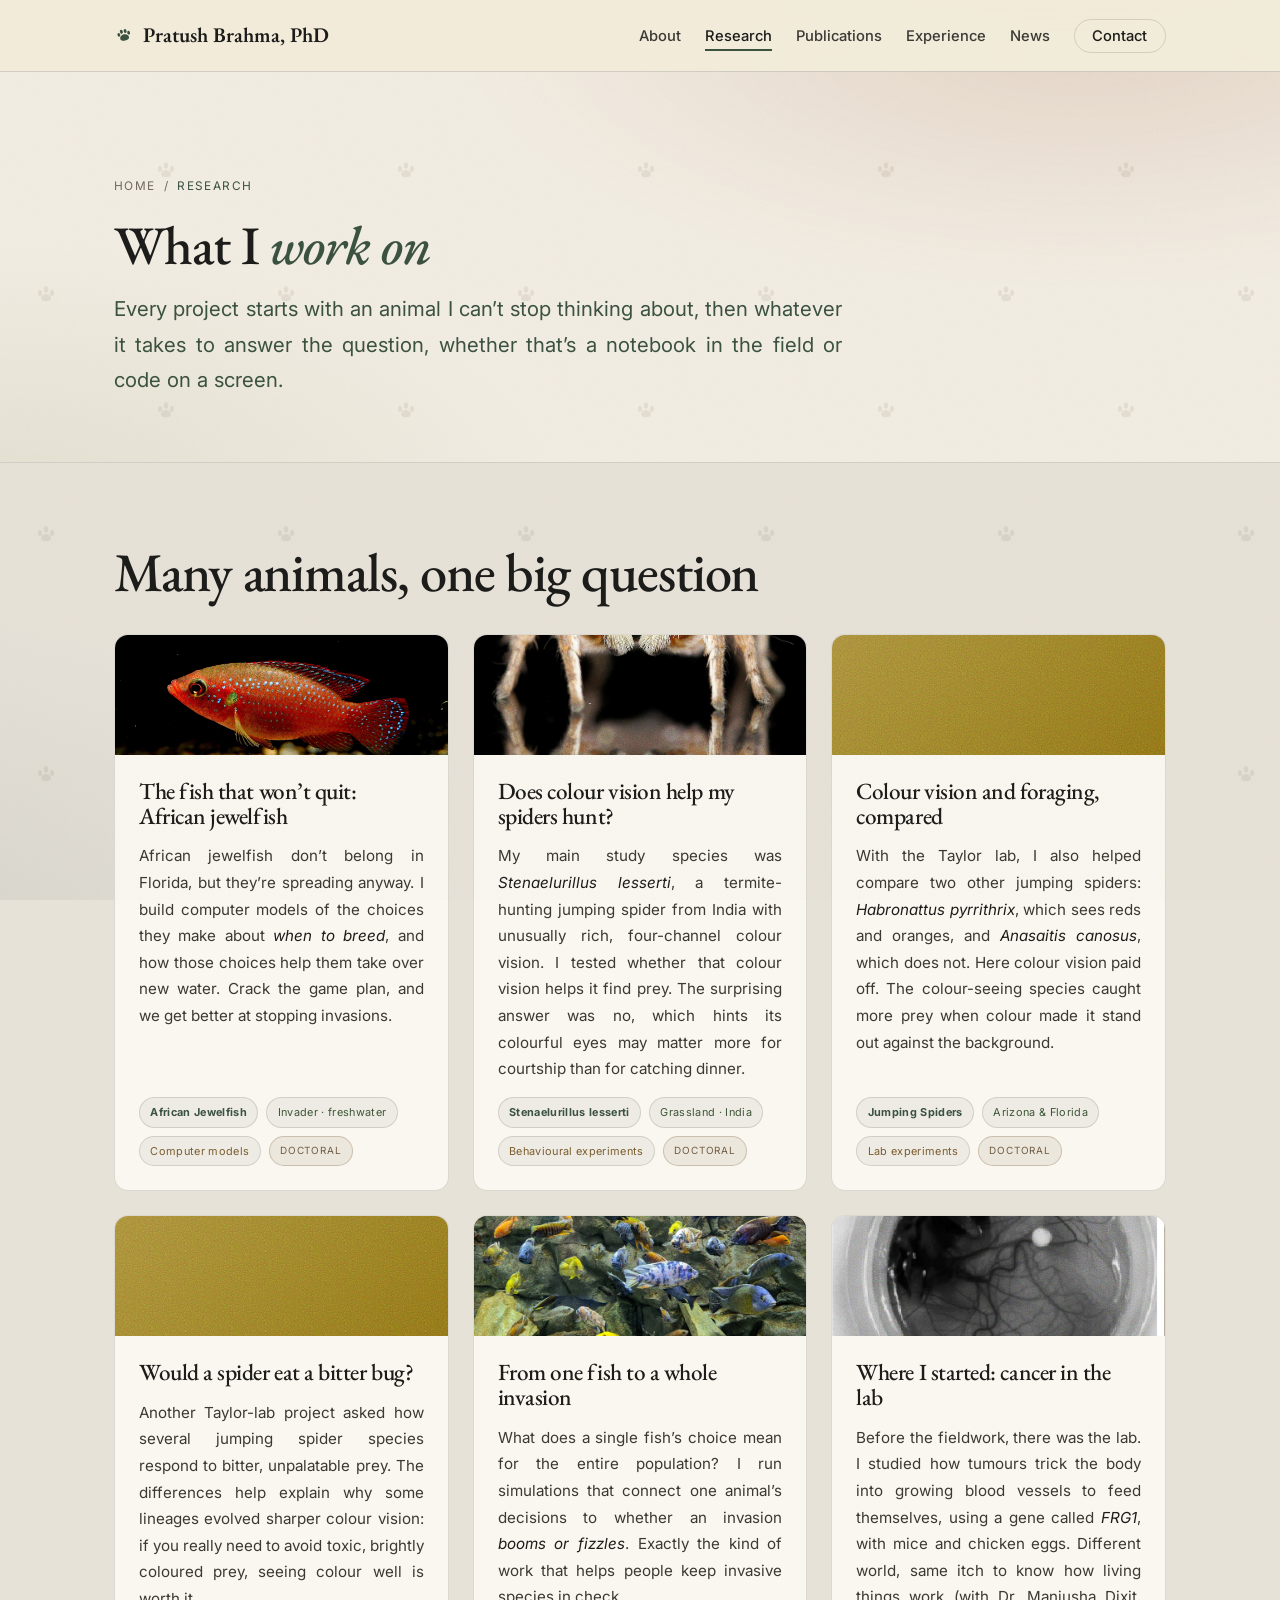
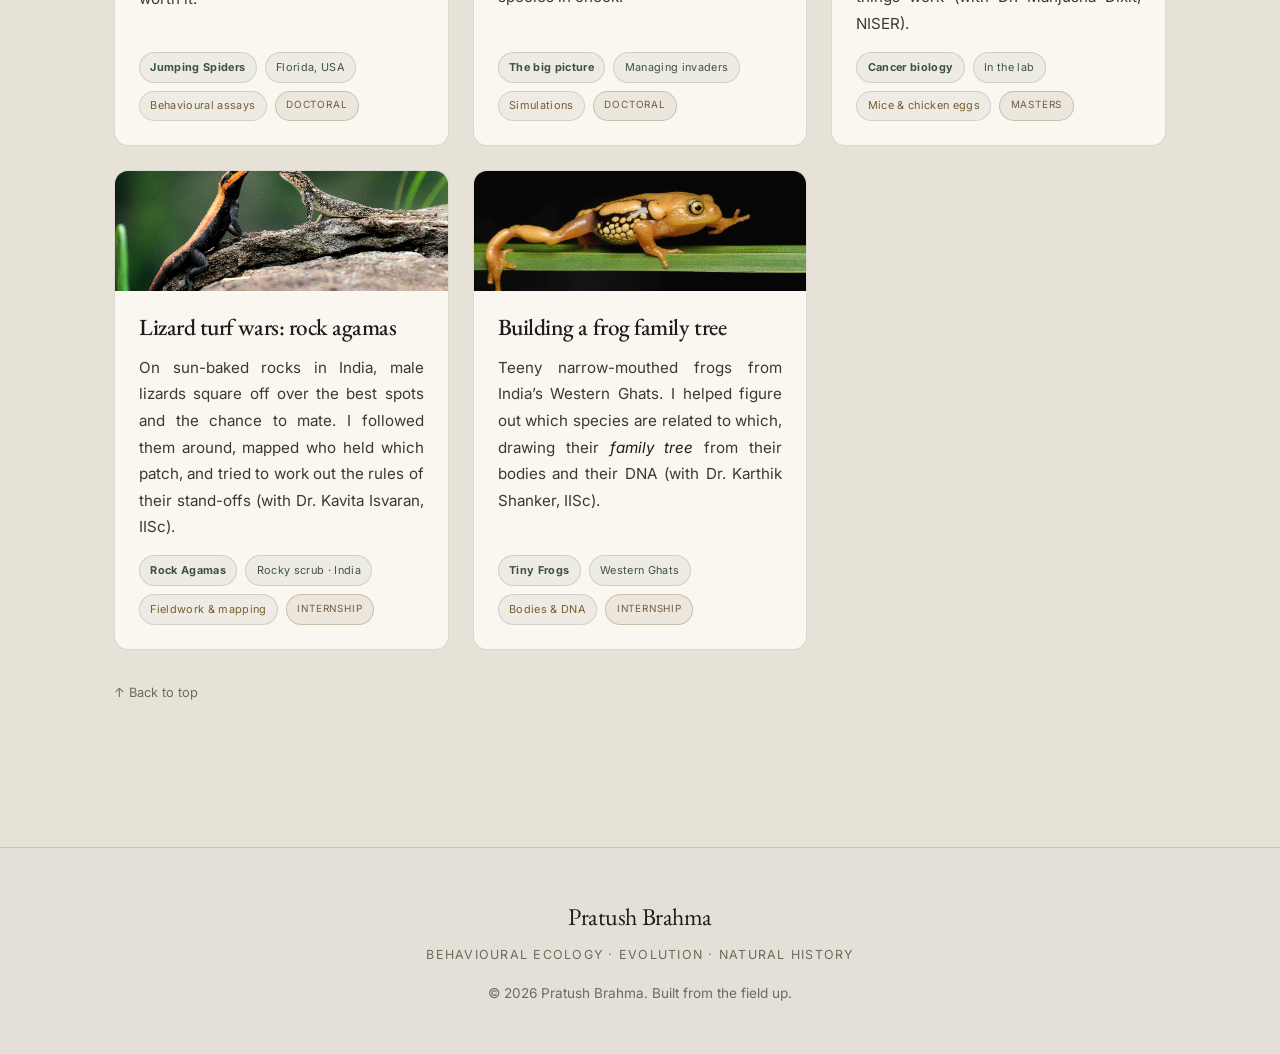
<file: research.html>
<!DOCTYPE html>
<html lang="en">
<head>
  <meta charset="UTF-8" />
  <meta name="viewport" content="width=device-width, initial-scale=1.0" />
  <meta name="description" content="Research projects by Pratush Brahma, spanning reproductive-strategy modelling in invasive African jewelfish, colour vision in jumping spiders, rock agama competition, microhylid frog phylogenetics, and cancer angiogenesis." />
  <meta name="theme-color" content="#16291c" />
  <title>Research | Pratush Brahma</title>

  <link rel="preconnect" href="https://fonts.googleapis.com" />
  <link rel="preconnect" href="https://fonts.gstatic.com" crossorigin />
  <link href="https://fonts.googleapis.com/css2?family=EB+Garamond:ital,wght@0,400;0,500;0,600;1,400;1,500&family=Inter:wght@300;400;500;600&display=swap" rel="stylesheet" />
  <link rel="stylesheet" href="style.css?v=3" />
</head>
<body class="inner">
  <a class="skip-link" href="#main">Skip to content</a>

  <header class="site-header is-scrolled" id="siteHeader">
    <nav class="nav" aria-label="Primary">
      <a href="index.html" class="nav__brand" aria-label="Pratush Brahma, home">
        <span class="nav__mark" aria-hidden="true"><svg viewBox="0 0 24 24" width="20" height="20" fill="currentColor"><ellipse cx="6" cy="10.5" rx="1.7" ry="2.3"/><ellipse cx="9.7" cy="7.6" rx="1.8" ry="2.5"/><ellipse cx="14.3" cy="7.6" rx="1.8" ry="2.5"/><ellipse cx="18" cy="10.5" rx="1.7" ry="2.3"/><path d="M12 11.2c3 0 5.4 2 5.4 4.5 0 2-2.4 3.1-5.4 3.1S6.6 17.7 6.6 15.7c0-2.5 2.4-4.5 5.4-4.5z"/></svg></span>
        <span class="nav__name">Pratush Brahma, PhD</span>
      </a>
      <button class="nav__toggle" id="navToggle" aria-expanded="false" aria-controls="navMenu" aria-label="Open menu">
        <span class="nav__toggle-bar" aria-hidden="true"></span>
        <span class="nav__toggle-bar" aria-hidden="true"></span>
        <span class="nav__toggle-bar" aria-hidden="true"></span>
      </button>
      <ul class="nav__menu" id="navMenu">
        <li><a href="about.html">About</a></li>
        <li><a href="research.html" aria-current="page">Research</a></li>
        <li><a href="publications.html">Publications</a></li>
        <li><a href="experience.html">Experience</a></li>
        <li><a href="news.html">News</a></li>
        <li><a href="contact.html" class="nav__cta">Contact</a></li>
      </ul>
    </nav>
    <div class="nav__overlay" id="navOverlay" aria-hidden="true"></div>
  </header>

  <main id="main">
    <div class="page-hero">
      <div class="page-hero__wrap">
        <nav class="breadcrumb" aria-label="Breadcrumb">
          <a href="index.html">Home</a> / <span>Research</span>
        </nav>
        <h1 class="page-hero__title reveal" data-reveal>What I <em>work on</em></h1>
        <p class="page-hero__lead reveal" data-reveal>
          Every project starts with an animal I can&rsquo;t stop thinking about, then
          whatever it takes to answer the question, whether that&rsquo;s a notebook
          in the field or code on a screen.
        </p>
      </div>
    </div>

    <section class="section research" aria-labelledby="research-heading">
      <div class="section__wrap">
        <h2 class="section__title reveal" data-reveal id="research-heading" style="margin-bottom:2rem">Many animals, one big question</h2>

        <div class="cards">
          <!-- 1. Doctoral: invasive reproductive strategy modelling -->
          <article class="card reveal" data-reveal id="jewelfish">
            <div class="card__swatch card__swatch--jewel" aria-hidden="true"><img class="card__swatch-img" src="images/jewelfish.jpg" alt="" loading="lazy" onerror="this.remove()" /></div>
            <div class="card__body">
              <h3 class="card__title">The fish that won&rsquo;t quit: African jewelfish</h3>
              <p class="card__text">African jewelfish don&rsquo;t belong in Florida, but they&rsquo;re spreading anyway. I build computer models of the choices they make about <em>when to breed</em>, and how those choices help them take over new water. Crack the game plan, and we get better at stopping invasions.</p>
              <ul class="card__tags" aria-label="Tags">
                <li class="tag"><span class="tag__species">African Jewelfish</span></li>
                <li class="tag tag--habitat">Invader · freshwater</li>
                <li class="tag tag--method">Computer models</li>
                <li class="tag tag--phase">Doctoral</li>
              </ul>
            </div>
          </article>

          <!-- 2. Doctoral: jumping spider colour vision -->
          <article class="card reveal" data-reveal data-reveal-delay="1" id="spiders">
            <div class="card__swatch card__swatch--spider" aria-hidden="true"><img class="card__swatch-img" src="images/jumpingspider.jpeg" alt="" loading="lazy" onerror="this.remove()" /></div>
            <div class="card__body">
              <h3 class="card__title">Does colour vision help my spiders hunt?</h3>
              <p class="card__text">My main study species was <em>Stenaelurillus lesserti</em>, a termite-hunting jumping spider from India with unusually rich, four-channel colour vision. I tested whether that colour vision helps it find prey. The surprising answer was no, which hints its colourful eyes may matter more for courtship than for catching dinner.</p>
              <ul class="card__tags" aria-label="Tags">
                <li class="tag"><span class="tag__species">Stenaelurillus lesserti</span></li>
                <li class="tag tag--habitat">Grassland · India</li>
                <li class="tag tag--method">Behavioural experiments</li>
                <li class="tag tag--phase">Doctoral</li>
              </ul>
            </div>
          </article>

          <!-- 2b. Other Taylor-lab project: Habronattus vs Anasaitis colour vision -->
          <article class="card reveal" data-reveal data-reveal-delay="2" id="spiders-colour">
            <div class="card__swatch card__swatch--spider" aria-hidden="true"></div>
            <div class="card__body">
              <h3 class="card__title">Colour vision and foraging, compared</h3>
              <p class="card__text">With the Taylor lab, I also helped compare two other jumping spiders: <em>Habronattus pyrrithrix</em>, which sees reds and oranges, and <em>Anasaitis canosus</em>, which does not. Here colour vision paid off. The colour-seeing species caught more prey when colour made it stand out against the background.</p>
              <ul class="card__tags" aria-label="Tags">
                <li class="tag"><span class="tag__species">Jumping Spiders</span></li>
                <li class="tag tag--habitat">Arizona &amp; Florida</li>
                <li class="tag tag--method">Lab experiments</li>
                <li class="tag tag--phase">Doctoral</li>
              </ul>
            </div>
          </article>

          <!-- 2c. Other Taylor-lab project: responses to bitter prey across species -->
          <article class="card reveal" data-reveal data-reveal-delay="3" id="spiders-bitter">
            <div class="card__swatch card__swatch--spider" aria-hidden="true"></div>
            <div class="card__body">
              <h3 class="card__title">Would a spider eat a bitter bug?</h3>
              <p class="card__text">Another Taylor-lab project asked how several jumping spider species respond to bitter, unpalatable prey. The differences help explain why some lineages evolved sharper colour vision: if you really need to avoid toxic, brightly coloured prey, seeing colour well is worth it.</p>
              <ul class="card__tags" aria-label="Tags">
                <li class="tag"><span class="tag__species">Jumping Spiders</span></li>
                <li class="tag tag--habitat">Florida, USA</li>
                <li class="tag tag--method">Behavioural assays</li>
                <li class="tag tag--phase">Doctoral</li>
              </ul>
            </div>
          </article>

          <!-- 3. Doctoral: individual and population consequences -->
          <article class="card reveal" data-reveal data-reveal-delay="2" id="populations">
            <div class="card__swatch card__swatch--termite" aria-hidden="true"><img class="card__swatch-img" src="images/fish.jpg" alt="" loading="lazy" onerror="this.remove()" /></div>
            <div class="card__body">
              <h3 class="card__title">From one fish to a whole invasion</h3>
              <p class="card__text">What does a single fish&rsquo;s choice mean for the entire population? I run simulations that connect one animal&rsquo;s decisions to whether an invasion <em>booms or fizzles</em>. Exactly the kind of work that helps people keep invasive species in check.</p>
              <ul class="card__tags" aria-label="Tags">
                <li class="tag"><span class="tag__species">The big picture</span></li>
                <li class="tag tag--habitat">Managing invaders</li>
                <li class="tag tag--method">Simulations</li>
                <li class="tag tag--phase">Doctoral</li>
              </ul>
            </div>
          </article>

          <!-- 6. Masters: cancer angiogenesis -->
          <article class="card reveal" data-reveal data-reveal-delay="5" id="cancer">
            <div class="card__swatch card__swatch--mouse" aria-hidden="true"><img class="card__swatch-img" src="images/camassay.png" alt="" loading="lazy" onerror="this.remove()" /></div>
            <div class="card__body">
              <h3 class="card__title">Where I started: cancer in the lab</h3>
              <p class="card__text">Before the fieldwork, there was the lab. I studied how tumours trick the body into growing blood vessels to feed themselves, using a gene called <em>FRG1</em>, with mice and chicken eggs. Different world, same itch to know how living things work (with Dr. Manjusha Dixit, NISER).</p>
              <ul class="card__tags" aria-label="Tags">
                <li class="tag"><span class="tag__species">Cancer biology</span></li>
                <li class="tag tag--habitat">In the lab</li>
                <li class="tag tag--method">Mice &amp; chicken eggs</li>
                <li class="tag tag--phase">Masters</li>
              </ul>
            </div>
          </article>

          <!-- 4. Masters internship: rock agamas -->
          <article class="card reveal" data-reveal data-reveal-delay="3" id="agamas">
            <div class="card__swatch card__swatch--agama" aria-hidden="true"><img class="card__swatch-img" src="images/rockagamas.jpg" alt="" loading="lazy" onerror="this.remove()" /></div>
            <div class="card__body">
              <h3 class="card__title">Lizard turf wars: rock agamas</h3>
              <p class="card__text">On sun-baked rocks in India, male lizards square off over the best spots and the chance to mate. I followed them around, mapped who held which patch, and tried to work out the rules of their stand-offs (with Dr. Kavita Isvaran, IISc).</p>
              <ul class="card__tags" aria-label="Tags">
                <li class="tag"><span class="tag__species">Rock Agamas</span></li>
                <li class="tag tag--habitat">Rocky scrub · India</li>
                <li class="tag tag--method">Fieldwork &amp; mapping</li>
                <li class="tag tag--phase">Internship</li>
              </ul>
            </div>
          </article>

          <!-- 5. Internship: microhylid frogs -->
          <article class="card reveal" data-reveal data-reveal-delay="4" id="frogs">
            <div class="card__swatch card__swatch--frog" aria-hidden="true"><img class="card__swatch-img card__swatch-img--frog" src="images/microhylid-frog.jpg" alt="Microhylid frog, Western Ghats, India" loading="lazy" onerror="this.remove()" /></div>
            <div class="card__body">
              <h3 class="card__title">Building a frog family tree</h3>
              <p class="card__text">Teeny narrow-mouthed frogs from India&rsquo;s Western Ghats. I helped figure out which species are related to which, drawing their <em>family tree</em> from their bodies and their DNA (with Dr. Karthik Shanker, IISc).</p>
              <ul class="card__tags" aria-label="Tags">
                <li class="tag"><span class="tag__species">Tiny Frogs</span></li>
                <li class="tag tag--habitat">Western Ghats</li>
                <li class="tag tag--method">Bodies &amp; DNA</li>
                <li class="tag tag--phase">Internship</li>
              </ul>
            </div>
          </article>
        </div>

        <a href="#main" class="to-top" data-totop>↑ Back to top</a>
      </div>
    </section>
  </main>

  <footer class="footer">
    <div class="section__wrap footer__inner">
      <p class="footer__name">Pratush Brahma</p>
      <p class="footer__tag">Behavioural ecology · evolution · natural history</p>
      <p class="footer__copy">© <span id="year"></span> Pratush Brahma. Built from the field up.</p>
    </div>
  </footer>

  <script src="script.js"></script>
</body>
</html>
</file>
<file: style.css>
/* =========================================================
   Pratush Brahma — Behavioural Ecologist
   Field-notebook / scientific-monograph aesthetic:
   aged parchment, charcoal ink, deep olive + terracotta,
   EB Garamond serif headings, Inter body.
   ========================================================= */

/* ---------- Design tokens ---------- */
:root {
  /* Species colours (used only on small swatches/plates behind photos) —
     muted toward the field-guide palette; nothing reads as "bright tech". */
  --jewel:   #3f7a78;
  --jewel-d: #2a5b5a;
  --agama:   #a86a3d;
  --agama-d: #8a5330;
  --spider:   #a68a3a;
  --spider-d: #8a6f17;
  --termite:  #9c6b3f;
  --termite-d: #6b4626;
  --frog:     #6b8a4a;
  --frog-d:   #46691f;
  --mouse:    #a99a80;
  --mouse-d:  #8a7d62;

  /* Field Systems illustration palette — naturalist's-plate accents */
  --terracotta: #b5654a;
  --moss:       #4a6741;
  --slate-blue: #5c7a8a;
  --ochre:      #c4932a;
  --ink-stroke: #2c2c28;

  /* Greens kept for the dark, immersive hero + illustrated scene */
  --green-900: #10231a;
  --green-800: #16291c;
  --green-700: #1d3826;
  --green-600: #294e35;
  --green-500: #3b5240;
  --green-400: #5a7f66;

  --paper: #f2ede2; /* light ink used on dark imagery (captions, hero stroke) */

  /* Field-notebook palette — warm parchment, forest green, field tan */
  --parchment:   #f5f1eb;  /* warm parchment page */
  --parchment-2: #ede8df;  /* slightly deeper leaf, hover surfaces */
  --ink:         #1c1c1a;  /* near-black warm ink */

  /* Semantic */
  --bg:          var(--parchment);
  --bg-alt:      var(--parchment-2);
  --surface:     #faf7f0;  /* a clean sheet, for cards */
  --text:        var(--ink);
  --text-dim:    #3a3934;
  --text-muted:  #706a5c;
  --accent:      #3b5240;  /* deep forest green */
  --accent-soft: #4c6b52;  /* lighter forest green, for hovers */
  --accent-warm: #8c7355;  /* warm field tan (secondary) */
  --slate:       #55636b;  /* warm slate */
  --on-accent:   #f5f1eb;  /* text on forest-green fills */
  --line:        rgba(28, 28, 26, 0.14);

  /* Type */
  --font-display: "EB Garamond", Georgia, "Times New Roman", serif;
  --font-body:    "Inter", system-ui, -apple-system, sans-serif;
  /* small tracked labels (tags, dates): clean sans */
  --font-mono:    "Inter", system-ui, -apple-system, sans-serif;

  /* Fluid type scale */
  --fs-hero:  clamp(3rem, 11vw, 9rem);
  /* Reserved for a page's single centrepiece section title — deliberately a
     step above --fs-h2, so Field Systems outranks ordinary section headings
     without approaching the hero. Not for general section titles. */
  --fs-h1-section: clamp(2.4rem, 6vw, 4.4rem);
  --fs-h2:    clamp(1.9rem, 4.5vw, 3.4rem);
  --fs-h3:    clamp(1.15rem, 2vw, 1.45rem);
  --fs-lead:  clamp(1.05rem, 1.6vw, 1.3rem);
  --fs-body:  1.05rem;
  --fs-small: 0.82rem;

  /* Layout */
  --maxw:    1180px;
  --gutter:  clamp(1.25rem, 5vw, 4rem);
  --radius:  14px;
  --radius-lg: 22px;

  /* Section vertical rhythm — two deliberate steps, not three unrelated
     clamps. Primary: full-weight sections (About prose, Explore tiles).
     Secondary: sections that carry their own internal spacing already
     (Field Systems' head + map + finding block each add their own gaps),
     so the outer section padding is intentionally the lighter of the two. */
  --space-section:     clamp(4.5rem, 11vw, 9rem);
  --space-section-tight: clamp(3.5rem, 8vw, 6.5rem);

  /* Hero text-on-dark-photo palette — the warm cream/tan family used only
     over the immersive hero image, named so it stops living as scattered
     magic hex values. */
  --hero-ink:        #f7f3e8;  /* primary text over the hero photo */
  --hero-ink-dim:     rgba(247, 243, 232, 0.82);
  --hero-ink-faint:   rgba(247, 243, 232, 0.5);
  --hero-accent:      #e3d7bf;  /* eyebrow */
  --hero-accent-line: #c2a883;  /* eyebrow rule, scroll dot */
  --hero-accent-warm: #c9ad85;  /* italic name accent, ghost-button hover */

  /* Motion — unhurried, like turning a page */
  --ease: cubic-bezier(0.25, 0.46, 0.45, 0.94);
  --dur:  0.38s;
  /* Snappier ease-out for immediate feedback: buttons, hover lifts, rising labels */
  --ease-out: cubic-bezier(0.16, 1, 0.3, 1);

  --header-h: 72px;
}

/* ---------- Cross-document view transitions ----------
   The focal authored moment: clicking a Field Systems zone on the homepage
   does not hard-cut to research.html — the clicked specimen's own art
   carries across the navigation into its research card. Pure progressive
   enhancement: unsupported browsers get the ordinary instant navigation. */
@view-transition {
  navigation: auto;
}

/* ---------- Reset ---------- */
*,
*::before,
*::after { box-sizing: border-box; }

* { margin: 0; }

html {
  scroll-behavior: smooth;
  scroll-padding-top: var(--header-h);
  -webkit-text-size-adjust: 100%;
}

body {
  font-family: var(--font-body);
  font-size: var(--fs-body);
  line-height: 1.75;
  color: var(--text);
  /* Aged-paper backdrop: faint wandering paw tracks over parchment,
     with the softest warm tints in the corners for depth. */
  background-color: #f2ede3;
  background-image:
    url("data:image/svg+xml,%3Csvg xmlns='http://www.w3.org/2000/svg' width='240' height='240' fill='%236b5a3a' fill-opacity='0.10'%3E%3Cg transform='translate(36,44)'%3E%3Cellipse cx='4' cy='9' rx='2' ry='3'/%3E%3Cellipse cx='10' cy='5.5' rx='2.2' ry='3.3'/%3E%3Cellipse cx='16' cy='9' rx='2' ry='3'/%3E%3Cpath d='M10%2010c3%200%205%202%205%204.2%200%201.9-2.2%203-5%203s-5-1.1-5-3c0-2.2%202-4.2%205-4.2z'/%3E%3C/g%3E%3Cg transform='translate(156,160)'%3E%3Cellipse cx='4' cy='9' rx='2' ry='3'/%3E%3Cellipse cx='10' cy='5.5' rx='2.2' ry='3.3'/%3E%3Cellipse cx='16' cy='9' rx='2' ry='3'/%3E%3Cpath d='M10%2010c3%200%205%202%205%204.2%200%201.9-2.2%203-5%203s-5-1.1-5-3c0-2.2%202-4.2%205-4.2z'/%3E%3C/g%3E%3C/svg%3E"),
    radial-gradient(75% 60% at 84% -8%, rgba(140, 115, 85, 0.10), transparent 62%),
    radial-gradient(65% 65% at -8% 108%, rgba(59, 82, 64, 0.09), transparent 62%);
  background-repeat: repeat, no-repeat, no-repeat;
  background-size: 240px 240px, 100% 100%, 100% 100%;
  background-attachment: fixed;
  -webkit-font-smoothing: antialiased;
  text-rendering: optimizeLegibility;
  overflow-x: hidden;
}

img { max-width: 100%; display: block; }

a { color: inherit; text-decoration: none; }

h1, h2, h3 {
  font-family: var(--font-display);
  font-weight: 500;
  line-height: 1.08;
  letter-spacing: -0.02em;
}

/* Flowing paragraph text (bio copy, research/about descriptions, lead-ins)
   reads as justified body text site-wide. Captions, specimen/species-name
   labels, kickers, footer meta, and timeline/publication metadata are
   single-line label content, not prose, so they're excluded below. */
p { text-align: justify; }
.hero__eyebrow,
.section__kicker,
.about__caption,
.study-card__name,
.study-card__caption,
.field-finding__label,
.footer__name,
.footer__tag,
.footer__copy,
.tl-date,
.tl-org,
.role-card__meta,
.role-card__sub,
.pub__meta,
.pub-list__empty {
  text-align: inherit;
}

::selection { background: var(--accent); color: var(--on-accent); }

/* ---------- Accessibility helpers ---------- */
.skip-link {
  position: absolute;
  left: 1rem;
  top: -100%;
  z-index: 200;
  background: var(--accent);
  color: var(--on-accent);
  padding: 0.7rem 1.2rem;
  border-radius: 8px;
  font-weight: 600;
  transition: top 0.2s var(--ease);
}
.skip-link:focus { top: 1rem; }

:focus-visible {
  outline: 3px solid var(--accent);
  outline-offset: 3px;
  border-radius: 4px;
}

/* ---------- Buttons ---------- */
.btn {
  display: inline-flex;
  align-items: center;
  gap: 0.5rem;
  font-family: var(--font-mono);
  font-size: 0.85rem;
  letter-spacing: 0.04em;
  text-transform: uppercase;
  padding: 0.85rem 1.6rem;
  border-radius: 999px;
  border: 1.5px solid transparent;
  cursor: pointer;
  transition: transform 280ms var(--ease-out), background 280ms var(--ease-out),
              color 280ms var(--ease-out), border-color 280ms var(--ease-out),
              box-shadow 280ms var(--ease-out);
}
.btn:hover, .btn:focus-visible { will-change: transform; }
.btn:active { transform: translateY(-1px) scale(0.98); }
.btn--primary {
  background: var(--accent);
  color: var(--on-accent);
  font-weight: 600;
  box-shadow: 0 0 0 0 rgba(59, 82, 64, 0);
}
.btn--primary:hover {
  background: var(--accent-soft);
  transform: translateY(-2px);
  box-shadow: 0 16px 30px -16px rgba(59, 82, 64, 0.55);
}
.btn--ghost {
  border-color: var(--line);
  color: var(--text);
}
.btn--ghost:hover {
  border-color: var(--accent);
  color: var(--accent);
  transform: translateY(-2px);
  box-shadow: 0 14px 28px -18px rgba(28, 28, 26, 0.25);
}

/* =========================================================
   NAV
   ========================================================= */
.site-header {
  position: fixed;
  inset: 0 0 auto 0;
  z-index: 100;
  height: var(--header-h);
  display: flex;
  align-items: center;
  border-bottom: 1px solid transparent;
  transition: border-color 0.4s var(--ease);
}
/* The blurred/tinted bar lives on this pseudo-element rather than directly on
   .site-header. A `backdrop-filter` on .site-header itself would make it the
   containing block for any `position: fixed` descendant (the mobile nav
   panel and its overlay both live inside <header>) — collapsing them to the
   header's own 72px box instead of the full viewport. Every inner page's
   header carries is-scrolled from first paint, so this bug was live
   everywhere, not just after scrolling. Keeping the filter off .site-header
   itself and on this decorative layer instead fixes the sidebar's stacking
   context without changing how the header looks. */
.site-header::before {
  content: "";
  position: absolute;
  inset: 0;
  z-index: -1;
  transition: background 0.4s var(--ease), backdrop-filter 0.4s var(--ease);
}
.site-header.is-scrolled::before {
  background: rgba(242, 235, 218, 0.9);
  backdrop-filter: blur(12px);
}
.site-header.is-scrolled {
  border-bottom-color: var(--line);
}
.nav {
  width: 100%;
  max-width: var(--maxw);
  margin: 0 auto;
  padding: 0 var(--gutter);
  display: flex;
  align-items: center;
  justify-content: space-between;
}
.nav__brand {
  display: flex;
  align-items: center;
  gap: 0.55rem;
  font-family: var(--font-display);
  font-size: 1.3rem;
  font-weight: 600;
  color: var(--hero-ink); /* light by default, for over the dark hero */
}
.nav__mark { color: var(--accent); display: inline-flex; align-items: center; transition: color 300ms var(--ease-out); }
.nav__mark svg { display: block; transform: rotate(-12deg); }
.nav__brand:hover .nav__mark { color: var(--accent-warm); }
.nav__menu {
  list-style: none;
  display: flex;
  align-items: center;
  gap: 1.5rem;
  padding: 0;
}
.nav__menu a {
  font-size: 0.92rem;
  font-weight: 500;
  color: var(--hero-ink-dim); /* light over hero */
  position: relative;
  transition: color 300ms var(--ease-out);
}
/* Scoped to the transparent (pre-scroll) header only, over the hero photo —
   the scrolled/mobile-panel states sit on solid parchment and don't need it. */
.site-header:not(.is-scrolled) .nav__brand,
.site-header:not(.is-scrolled) .nav__menu a {
  text-shadow: 0 1px 4px rgba(0, 0, 0, 0.55);
}
.nav__menu a::after {
  content: "";
  position: absolute;
  left: 0; bottom: -6px;
  width: 100%;
  height: 2px;
  background: var(--accent);
  transform: scaleX(0);
  transform-origin: left;
  transition: transform 0.3s var(--ease-out);
}
.nav__menu a:hover,
.nav__menu a.is-current,
.nav__menu a[aria-current="page"] { color: var(--paper); }
.nav__menu a:hover::after,
.nav__menu a.is-current::after,
.nav__menu a[aria-current="page"]::after { transform: scaleX(1); }
.nav__cta {
  border: 1.5px solid rgba(247, 243, 232, 0.4);
  padding: 0.45rem 1.1rem;
  border-radius: 999px;
  color: var(--hero-ink) !important;
}
.nav__cta::after { display: none; }
.nav__cta:hover { border-color: var(--accent); }

/* Scrolled (over parchment) and all inner pages: dark ink on light */
.site-header.is-scrolled .nav__brand { color: var(--text); }
.site-header.is-scrolled .nav__menu a { color: var(--text-dim); }
.site-header.is-scrolled .nav__menu a:hover,
.site-header.is-scrolled .nav__menu a.is-current,
.site-header.is-scrolled .nav__menu a[aria-current="page"] { color: var(--text); }
.site-header.is-scrolled .nav__cta { color: var(--text) !important; border-color: var(--line); }
.site-header.is-scrolled .nav__cta[aria-current="page"] { color: var(--accent) !important; border-color: var(--accent); }
.site-header.is-scrolled .nav__toggle-bar { background: var(--text); }

.nav__toggle {
  display: none;
  flex-direction: column;
  gap: 5px;
  background: none;
  border: none;
  cursor: pointer;
  padding: 14px; /* brings the tap target to 44px tall, the touch-target floor */
  z-index: 110;
}
.nav__toggle-bar {
  width: 26px;
  height: 2px;
  background: var(--hero-ink);
  border-radius: 2px;
  transition: transform 0.3s var(--ease-out), opacity 0.3s var(--ease-out), background 0.3s var(--ease-out);
}
.nav__toggle[aria-expanded="true"] .nav__toggle-bar:nth-child(1) { transform: translateY(7px) rotate(45deg); }
.nav__toggle[aria-expanded="true"] .nav__toggle-bar:nth-child(2) { opacity: 0; }
.nav__toggle[aria-expanded="true"] .nav__toggle-bar:nth-child(3) { transform: translateY(-7px) rotate(-45deg); }

/* =========================================================
   HERO (editorial split on the parchment ground, matching the About
   page's portrait treatment; collapses to a centred stacked portrait
   over bio text on mobile)
   ========================================================= */
.hero {
  position: relative;
  min-height: 100vh;
  min-height: 100svh;
  display: grid;
  grid-template-columns: 1fr 1fr;
  background: var(--parchment);
  border-bottom: 1px solid var(--line);
  overflow: hidden;
}
.hero__bio {
  position: relative;
  z-index: 1;
  display: flex;
  flex-direction: column;
  justify-content: center;
  padding: calc(var(--header-h) + 2rem) clamp(1.5rem, 4vw, 3.5rem) clamp(3rem, 8vh, 5rem) var(--gutter);
  /* The hero's one forest-green panel — the bio copy and CTA, not the
     portrait, carries the accent (see .hero__portrait-panel below). No
     max-width here: this box IS the green fill for the whole grid column,
     so capping its width would leave a bare parchment gap before the
     portrait starts. Reading measure is instead capped on .hero__tagline
     itself (max-width: 62ch), which is the only child long enough to need it. */
  background-color: var(--accent);
}
.hero__eyebrow {
  font-family: var(--font-display);
  font-style: italic;
  font-size: 1.15rem;
  color: var(--on-accent);
  margin-bottom: 0.85rem;
}
.hero__name {
  font-family: var(--font-display);
  font-size: clamp(1.7rem, 2.6vw, 2.2rem);
  font-weight: 500;
  color: var(--on-accent);
  margin-bottom: 1.1rem;
  letter-spacing: -0.01em;
}
.hero__tagline {
  max-width: 62ch;
  font-size: 1.05rem;
  line-height: 1.8;
  color: var(--on-accent);
  /* A touch of transparency (still the same cream) so the three-paragraph
     block keeps some hierarchy under the brighter eyebrow/name, instead of
     reading as one flat wall of text. */
  opacity: 0.88;
  font-weight: 300;
  margin-bottom: 2.5rem;
}
.hero__tagline p + p { margin-top: 1rem; }
@media (min-width: 860px) {
  .hero__tagline { font-size: 1.2rem; }
}
.hero__actions { display: flex; flex-wrap: wrap; gap: 1rem; }
.hero .btn { font-size: 1rem; padding: 0.85rem 2rem; }
.hero .btn--ghost { border-color: var(--on-accent); color: var(--on-accent); }
.hero .btn--ghost:hover {
  border-color: var(--on-accent);
  color: var(--on-accent);
  background: rgba(245, 241, 235, 0.1);
  box-shadow: 0 14px 28px -18px rgba(16, 35, 26, 0.5);
}
.hero .btn--primary { background: #2d3f31; color: var(--on-accent); }
.hero .btn--primary:hover { background: #263628; }

/* Portrait: full-bleed against the hero's natural parchment ground — no
   fill or framing padding of its own, since the bio panel carries the
   site's one accent colour. A thin green rule marks the seam where the
   two panels meet, so the join reads as a deliberate line rather than a
   raw cut between two flat fills. */
.hero__portrait-panel {
  position: relative;
  z-index: 1;
}
.hero__portrait-panel::before {
  content: "";
  position: absolute;
  left: 0;
  top: 0;
  bottom: 0;
  width: 5px;
  background: var(--accent);
  z-index: 2;
}
.hero__portrait {
  width: 100%;
  height: 100%;
  object-fit: cover;
  object-position: center top;
  display: block;
  filter: sepia(8%) contrast(0.96);
}

@media (max-width: 860px) {
  .hero { grid-template-columns: 1fr; }
  .hero__bio {
    max-width: none;
    text-align: center;
    /* The portrait panel (order: -1, below) is the first element in visual
       order here, so it — not this — carries the fixed-navbar clearance. */
    padding: 2.5rem var(--gutter) clamp(3rem, 9vh, 5rem);
  }
  .hero__actions {
    justify-content: center;
    /* Keeps the CTA row clear of the scroll cue that flows directly beneath it. */
    margin-bottom: 1.75rem;
  }

  /* Stacks above the bio text, centred, capped at 280px regardless of
     which portrait option is in play. Sits first in visual order, so it
     needs its own clearance from the fixed navbar (header height + 12px). */
  .hero__portrait-panel {
    order: -1;
    width: 100%;
    max-width: 280px;
    aspect-ratio: 4 / 5;
    margin: calc(var(--header-h) + 12px) auto 1.5rem;
    padding: 0.65rem;
    border-radius: var(--radius);
  }
  /* The green seam rule is a desktop-only idea (it marks the horizontal
     join between the two side-by-side panels) — irrelevant once the
     layout stacks vertically. */
  .hero__portrait-panel::before { content: none; }
  .hero__portrait { border-radius: var(--radius); }
}

.hero__scroll {
  position: absolute;
  left: 50%;
  bottom: 2.2rem;
  transform: translateX(-50%);
  z-index: 10;
  display: flex;
  flex-direction: column;
  align-items: center;
  gap: 0.8rem;
  color: var(--text-muted);
  /* Centred on the hero, this straddles the seam between the green bio
     panel and the portrait photo — no single text colour reads against
     both. An opaque "clean sheet" pill (the site's existing card/chip
     surface) guarantees contrast regardless of what's behind it. */
  background: var(--surface);
  border-radius: 999px;
  padding: 0.9rem 1.4rem 1.1rem;
  box-shadow: 0 16px 34px -20px rgba(28, 28, 26, 0.35);
}
/* Flows in normal document flow directly beneath the CTA row instead of
   pinning to the (possibly content-overflowed) bottom of the hero box.
   Placed after the base rule above so this override actually wins the cascade. */
@media (max-width: 860px) {
  .hero__scroll {
    position: relative;
    left: auto;
    bottom: auto;
    transform: none;
    margin: 0 auto;
    /* The pill backing above exists for the desktop seam, where the cue
       floats across both the green panel and the photo. Stacked mobile
       flows it in normal document flow on the plain parchment ground below
       both, where the original muted text already read fine. */
    background: none;
    padding: 0;
    box-shadow: none;
  }
}
.hero__scroll-text {
  font-family: var(--font-display);
  font-style: italic;
  font-size: 1.05rem;
  letter-spacing: 0.01em;
}
.hero__scroll-cue {
  width: 24px;
  height: 38px;
  border: 1.5px solid var(--line);
  border-radius: 999px;
  display: flex;
  justify-content: center;
  padding-top: 7px;
}
.hero__scroll-dot {
  width: 4px;
  height: 8px;
  border-radius: 999px;
  background: var(--accent-warm);
  animation: scrollDot 1.8s var(--ease) infinite;
}
@keyframes scrollDot {
  0%   { transform: translateY(0); opacity: 1; }
  70%  { transform: translateY(12px); opacity: 0; }
  100% { transform: translateY(0); opacity: 0; }
}

/* =========================================================
   SECTION SCAFFOLD
   ========================================================= */
.section { padding: var(--space-section) 0; position: relative; }
.section__wrap { max-width: var(--maxw); margin: 0 auto; padding: 0 var(--gutter); }
.section__head { max-width: 60ch; margin-bottom: clamp(2.5rem, 5vw, 4rem); }
.section__kicker {
  font-family: var(--font-display);
  font-style: italic;
  font-size: 1.2rem;
  color: var(--accent);
  margin-bottom: 0.5rem;
}
.section__title { font-size: var(--fs-h2); margin-bottom: 1.2rem; }
.section__lead { font-size: var(--fs-lead); color: var(--text-dim); max-width: 52ch; }

/* Gentle banding between sections, over the aged-paper backdrop */
.research { background: rgba(28, 28, 26, 0.05); }
.field-notes { background: rgba(28, 28, 26, 0.05); }

/* =========================================================
   ABOUT
   ========================================================= */
.about__grid {
  display: grid;
  grid-template-columns: 1fr;
  gap: clamp(2rem, 6vw, 3rem);
}
.about__prose p { margin-bottom: 1.2rem; color: var(--text-dim); }
.about__prose em { color: var(--text); font-style: italic; }
.about__philosophy {
  border-left: 3px solid var(--accent-warm);
  padding: 0.2rem 0 0.2rem 1.4rem;
  margin-top: 2rem !important;
}
.about__philosophy-label {
  display: block;
  font-family: var(--font-display);
  font-style: italic;
  font-size: 1.15rem;
  color: var(--accent-warm);
  margin-bottom: 0.3rem;
}
.about__stats {
  list-style: none;
  display: flex;
  flex-wrap: wrap;
  gap: clamp(1.5rem, 5vw, 3.5rem);
  padding: 2.5rem 0 0;
  margin-top: 2rem;
  border-top: 1px solid var(--line);
}
.about__stat-num {
  display: block;
  font-family: var(--font-display);
  font-size: 2.6rem;
  color: var(--accent);
  line-height: 1;
}
.about__stat-label {
  font-family: var(--font-mono);
  font-size: 0.72rem;
  letter-spacing: 0.08em;
  text-transform: uppercase;
  color: var(--text-muted);
}

/* About page: on mobile, a large centred portrait leads the section,
   narrative flowing beneath (the "field journal" read — see the person,
   then read their story). On desktop, the portrait becomes a sticky left
   column running beside the narrative instead. */
.about-breadcrumb {
  max-width: var(--maxw);
  margin: 0 auto;
  padding: clamp(1.5rem, 4vw, 2.25rem) var(--gutter) 0;
}
.about-portrait {
  max-width: 560px;
  margin: 0 auto;
}
/* Editorial full-bleed plate — no border, no shadow at rest. */
.about-portrait__frame {
  aspect-ratio: 4 / 5;
  overflow: hidden;
  position: relative;
  background: linear-gradient(160deg, #cdbf9e, #9c8b6a);
}
.about-portrait__img {
  position: absolute;
  inset: 0;
  width: 100%;
  height: 100%;
  object-fit: cover;
  object-position: center top;
  filter: sepia(8%) contrast(0.96);
}
.about-portrait__caption {
  margin-top: 0.9rem;
  font-family: var(--font-display);
  font-style: italic;
  font-size: 1.1rem;
  color: var(--text-muted);
  text-align: center;
}
@media (max-width: 640px) {
  .about-portrait { max-width: 400px; }
}

@media (min-width: 901px) {
  .about__grid {
    grid-template-columns: 0.85fr 1.15fr;
    gap: clamp(2rem, 6vw, 5rem);
    align-items: start;
  }
  .about-portrait {
    max-width: none;
    margin: 0;
    position: sticky;
    top: calc(var(--header-h) + 2rem);
  }
  .about-portrait__caption { text-align: left; }
  /* Fades the photo's seam-side (right) edge into the parchment page
     ground instead of a hard cut against the adjoining text column. */
  .about-portrait__frame::before {
    content: "";
    position: absolute;
    top: 0; right: 0; bottom: 0;
    z-index: 2;
    width: 22%;
    background: linear-gradient(90deg, transparent, var(--parchment));
    pointer-events: none;
  }
}

/* Same stat row, reused as a credibility anchor on the homepage rather than
   About's two-column layout — centered under the field-finding pullquote. */
.field-systems__stats {
  justify-content: center;
  max-width: 66ch;
  margin-left: auto;
  margin-right: auto;
  margin-top: 3rem;
}

/* =========================================================
   RESEARCH CARDS
   ========================================================= */
.cards {
  display: grid;
  grid-template-columns: repeat(auto-fill, minmax(290px, 1fr));
  gap: 1.5rem;
}
.card {
  background: var(--surface);
  border: 1px solid var(--line);
  border-radius: var(--radius);
  overflow: hidden;
  display: flex;
  flex-direction: column;
  transition: transform 0.4s var(--ease), border-color 0.4s var(--ease),
              box-shadow 0.4s var(--ease);
}
.card:hover {
  transform: translateY(-6px);
  border-color: var(--accent);
  box-shadow: 0 22px 44px -28px rgba(28, 28, 26, 0.3);
}
.card__swatch { height: 120px; position: relative; overflow: hidden; }
.card__swatch-img {
  position: absolute;
  inset: 0;
  width: 100%;
  height: 100%;
  object-fit: cover;
  z-index: 0;
}
.card__swatch::after {
  content: "";
  position: absolute;
  inset: 0;
  background-image: url("data:image/svg+xml,%3Csvg xmlns='http://www.w3.org/2000/svg' width='80' height='80'%3E%3Cfilter id='n'%3E%3CfeTurbulence type='fractalNoise' baseFrequency='0.85' numOctaves='2'/%3E%3C/filter%3E%3Crect width='100%25' height='100%25' filter='url(%23n)' opacity='0.5'/%3E%3C/svg%3E");
  mix-blend-mode: overlay;
}
.card__swatch-img--frog { object-position: center; filter: sepia(8%) contrast(0.96); }
.card__swatch--jewel   { background: linear-gradient(135deg, var(--jewel), var(--jewel-d)); }
.card__swatch--spider  { background: linear-gradient(135deg, var(--spider), var(--spider-d)); }
.card__swatch--agama   { background: linear-gradient(135deg, var(--agama), var(--agama-d)); }
.card__swatch--termite { background: linear-gradient(135deg, var(--termite), var(--termite-d)); }
.card__swatch--frog    { background: linear-gradient(135deg, var(--frog), var(--frog-d)); }
.card__swatch--mouse   { background: linear-gradient(135deg, var(--mouse), var(--mouse-d)); }

/* Shared-element names for the cross-document specimen transition — paired with
   matching names on the homepage Field Systems zones. Scoped by card id, not by
   the swatch modifier class, since --spider repeats across three spider cards. */
#jewelfish .card__swatch { view-transition-name: specimen-jewelfish; }
#spiders .card__swatch   { view-transition-name: specimen-spiders; }
#agamas .card__swatch    { view-transition-name: specimen-agamas; }
#frogs .card__swatch     { view-transition-name: specimen-frogs; }
#cancer .card__swatch    { view-transition-name: specimen-cancer; }
.card__body { padding: 1.5rem; display: flex; flex-direction: column; gap: 0.9rem; flex: 1; }
.card__title { font-size: var(--fs-h3); }
.card__text { font-size: 0.95rem; color: var(--text-dim); flex: 1; }
.card__text em { color: var(--text); font-style: italic; }
.card__tags { list-style: none; display: flex; flex-wrap: wrap; gap: 0.5rem; padding: 0; margin-top: auto; }
.tag {
  font-family: var(--font-mono);
  font-size: 0.68rem;
  letter-spacing: 0.03em;
  padding: 0.3rem 0.65rem;
  border-radius: 999px;
  background: rgba(28, 28, 26, 0.05);
  border: 1px solid var(--line);
  color: var(--text-dim);
}
.tag__species { color: var(--accent); font-weight: 700; }
.tag--habitat { color: #3d5636; }
.tag--method  { color: #7a5d2e; }
.tag--phase {
  color: #705c44; /* darkened from --accent-warm (#8c7355) to clear 4.5:1 AA against this tinted background */
  background: rgba(140, 115, 85, 0.12);
  border-color: rgba(140, 115, 85, 0.35);
  text-transform: uppercase;
  letter-spacing: 0.08em;
  font-size: 0.62rem;
}

/* =========================================================
   PUBLICATIONS
   ========================================================= */
.filters {
  display: flex;
  flex-wrap: wrap;
  gap: 2rem;
  margin-bottom: 2.5rem;
  padding-bottom: 2rem;
  border-bottom: 1px solid var(--line);
}
.filters__group { display: flex; align-items: center; flex-wrap: wrap; gap: 0.75rem; }
.filters__label {
  font-family: var(--font-mono);
  font-size: 0.72rem;
  letter-spacing: 0.14em;
  text-transform: uppercase;
  color: var(--text-muted);
}
.filters__chips { display: flex; flex-wrap: wrap; gap: 0.5rem; }
.chip {
  font-family: var(--font-mono);
  font-size: 0.8rem;
  min-height: 44px;
  padding: 0.4rem 0.95rem;
  display: inline-flex;
  align-items: center;
  border-radius: 999px;
  background: transparent;
  border: 1.5px solid var(--line);
  color: var(--text-dim);
  cursor: pointer;
  transition: border-color 300ms var(--ease), color 300ms var(--ease), background 300ms var(--ease);
}
.chip:hover { border-color: var(--accent); color: var(--text); }
.chip.is-active {
  background: var(--accent);
  border-color: var(--accent);
  color: var(--on-accent);
  font-weight: 700;
}

.pub-list { list-style: none; padding: 0; }
.pub {
  display: grid;
  grid-template-columns: 64px 1fr auto;
  gap: 1.5rem;
  align-items: start;
  padding: 1.6rem 0;
  border-bottom: 1px solid var(--line);
  transition: opacity 0.4s var(--ease), transform 0.4s var(--ease);
}
.pub.is-hidden { display: none; }
.pub__year {
  font-family: var(--font-mono);
  font-size: 0.9rem;
  color: var(--accent);
  padding-top: 0.2rem;
}
.pub__title { font-family: var(--font-display); font-size: 1.35rem; font-weight: 500; margin-bottom: 0.4rem; line-height: 1.25; }
.pub__plain { font-size: 0.92rem; color: var(--text-dim); margin: 0 0 0.5rem; }
.pub__plain b { color: var(--accent); font-weight: 600; font-style: normal; }
.pub__meta { font-size: 0.9rem; color: var(--text-muted); }
.pub__meta em { font-style: italic; color: var(--text-dim); }
.pub__authors { color: var(--text); font-weight: 600; }
.pub__note { font-family: var(--font-mono); font-size: 0.72rem; color: var(--text-muted); }
.pub__links { display: flex; gap: 1rem; margin-top: 0.7rem; }
.pub__link {
  font-family: var(--font-mono);
  font-size: 0.75rem;
  letter-spacing: 0.06em;
  text-transform: uppercase;
  color: var(--text-dim);
  border-bottom: 1px solid var(--line);
  padding-bottom: 2px;
  transition: color 300ms var(--ease), border-color 300ms var(--ease);
}
.pub__link:hover { color: var(--accent); border-color: var(--accent); }
.pub__topic {
  font-family: var(--font-mono);
  font-size: 0.7rem;
  letter-spacing: 0.05em;
  text-transform: uppercase;
  color: var(--text-muted);
  padding: 0.3rem 0.7rem;
  border: 1px solid var(--line);
  border-radius: 999px;
  white-space: nowrap;
}
.pub-list__empty {
  padding: 2.5rem 0;
  text-align: center;
  color: var(--text-muted);
  font-style: italic;
}

/* =========================================================
   CONTACT
   ========================================================= */
.contact__grid {
  display: grid;
  grid-template-columns: 1.3fr 0.7fr;
  gap: clamp(2rem, 6vw, 4rem);
  align-items: center;
}
.contact__links { list-style: none; padding: 0; margin-top: 2.5rem; display: grid; gap: 1.2rem; }
.contact__links li {
  display: grid;
  grid-template-columns: 90px 1fr;
  gap: 1rem;
  align-items: baseline;
  padding-bottom: 1.2rem;
  border-bottom: 1px solid var(--line);
}
.contact__link-label {
  font-family: var(--font-mono);
  font-size: 0.72rem;
  letter-spacing: 0.12em;
  text-transform: uppercase;
  color: var(--text-muted);
}
.contact__links a { color: var(--text); font-size: 1.1rem; transition: color 300ms var(--ease); }
.contact__links a:hover { color: var(--accent); }

.contact__cv-card {
  background: var(--surface);
  border: 1px solid var(--line);
  border-radius: var(--radius-lg);
  padding: 2.5rem 2rem;
  text-align: center;
  display: flex;
  flex-direction: column;
  align-items: center;
  gap: 1rem;
}
.contact__cv-mark {
  font-size: 2rem;
  color: var(--on-accent);
  background: var(--accent);
  width: 56px; height: 56px;
  display: grid; place-items: center;
  border-radius: 50%;
}
.contact__cv-title { font-size: 1.5rem; }
.contact__cv-text { font-size: 0.95rem; color: var(--text-dim); }

/* =========================================================
   FOOTER
   ========================================================= */
.footer { background: rgba(28, 28, 26, 0.06); padding: 3rem 0; border-top: 1px solid var(--line); }
.footer__inner { text-align: center; display: grid; gap: 0.4rem; }
.footer__name { font-family: var(--font-display); font-size: 1.5rem; letter-spacing: -0.02em; }
.footer__tag { font-family: var(--font-mono); font-size: 0.78rem; letter-spacing: 0.1em; text-transform: uppercase; color: var(--text-muted); }
.footer__copy { font-size: 0.85rem; color: var(--text-muted); margin-top: 0.6rem; }

/* =========================================================
   SCROLL REVEAL
   ========================================================= */
.reveal {
  opacity: 0;
  transform: translateY(20px);
  transition: opacity var(--dur) var(--ease-out), transform var(--dur) var(--ease-out);
  transition-delay: calc(var(--reveal-delay, 0) * 80ms);
}
.reveal.is-visible { opacity: 1; transform: none; }

/* =========================================================
   RESPONSIVE
   ========================================================= */
@media (max-width: 900px) {
  .contact__grid { grid-template-columns: 1fr; }
}

@media (max-width: 980px) {
  .nav__toggle { display: flex; z-index: 1001; }
  .nav__menu {
    position: fixed !important;
    inset: 0 0 0 auto;
    /* Capped at 260px, and at 45vw never exceeds 45% of the screen even on
       small phones — comfortably under the old ~78vw/320px sizing. */
    width: min(45vw, 260px);
    flex-direction: column;
    align-items: flex-start;
    /* flex-start (not center) + a top pad that just clears the toggle button,
       so "About" sits near the top of the panel instead of floating mid-screen. */
    justify-content: flex-start;
    gap: 2rem;
    padding: calc(var(--header-h) + 0.75rem) var(--gutter) 2rem;
    /* Solid, fully opaque warm parchment — the site's own page colour,
       never transparent. !important guards against the SVG field map and
       hero portrait panel's own stacking contexts ever bleeding through. */
    background-color: var(--parchment) !important;
    border-left: 1px solid var(--line);
    box-shadow: -24px 0 50px -30px rgba(28, 28, 26, 0.35);
    /* Slides in from the right (translateX(100%) → 0). Closed/close-out
       state: 280ms. Never ease-in either direction. */
    transform: translateX(100%);
    transition: transform 280ms var(--ease);
    z-index: 9999 !important;
  }
  /* Open state carries its own longer, softer 320ms transition so the
     open and close gestures each get the duration spec calls for. */
  .nav__menu.is-open { transform: translateX(0); transition: transform 320ms var(--ease); }

  /* Dims and separates the page content behind the open sidebar; tapping it closes the menu (see script.js). */
  .nav__overlay {
    position: fixed;
    inset: 0;
    background: rgba(28, 28, 26, 0.6);
    z-index: 9998;
    opacity: 0;
    visibility: hidden;
    transition: opacity 250ms var(--ease-out), visibility 250ms var(--ease-out);
  }
  .nav__overlay.is-open { opacity: 1; visibility: visible; }

  /* !important here beats .site-header.is-scrolled .nav__menu a[color rules],
     which are unguarded by a media query and otherwise win on inner pages
     (every inner page's header carries is-scrolled from first paint). */
  .nav__menu a {
    display: block;
    padding: 10px 12px;
    margin: 0 -12px;
    border-radius: 8px;
    font-size: 1.2rem;
    color: var(--text) !important; /* dark ink, for contrast against the parchment sidebar */
    background-color: transparent;
    transition: color 300ms var(--ease-out), background-color 250ms var(--ease-out);
  } /* ~44px tap height */
  .nav__menu a:hover { background-color: rgba(59, 82, 64, 0.12); }
  .nav__menu a[aria-current="page"] { color: var(--accent) !important; }
  .nav__cta { color: var(--text) !important; border-color: var(--line); }

  .pub { grid-template-columns: 1fr; gap: 0.5rem; }
  .pub__year { padding-top: 0; }
  .pub__topic { justify-self: start; }
}

@media (max-width: 420px) {
  .hero__actions { flex-direction: column; align-items: stretch; }
  .btn { justify-content: center; }
}

/* The scroll cue is decorative; on short DESKTOP windows a long bio can
   push it into the action buttons, so it steps aside there. Gated to
   min-width so real phones (which flow it beneath the CTA row instead,
   above) always keep it visible regardless of viewport height. */
@media (max-height: 720px) and (min-width: 861px) {
  .hero__scroll { display: none; }
}

/* =========================================================
   MULTI-PAGE: inner page heroes & scaffolding
   ========================================================= */
body.inner { padding-top: var(--header-h); }

.page-hero {
  position: relative;
  padding: clamp(3.5rem, 9vw, 6.5rem) 0 clamp(2.5rem, 6vw, 4rem);
  overflow: hidden;
  isolation: isolate;
  border-bottom: 1px solid var(--line);
}
.page-hero::before {
  content: "";
  position: absolute;
  inset: 0;
  z-index: -1;
  background:
    radial-gradient(90% 120% at 85% -10%, rgba(176,86,46,0.10), transparent 55%),
    radial-gradient(80% 120% at 0% 110%, rgba(95,109,52,0.10), transparent 55%);
}
.page-hero__wrap { max-width: var(--maxw); margin: 0 auto; padding: 0 var(--gutter); }
.breadcrumb {
  font-family: var(--font-mono);
  font-size: 0.74rem;
  letter-spacing: 0.12em;
  text-transform: uppercase;
  color: var(--text-muted);
  margin-bottom: 1.2rem;
  display: flex;
  gap: 0.5rem;
  align-items: center;
}
.breadcrumb a { color: var(--text-muted); transition: color 300ms var(--ease); }
.breadcrumb a:hover { color: var(--accent); }
.breadcrumb span { color: var(--accent); }
.page-hero__title { font-size: var(--fs-h2); margin-bottom: 1rem; max-width: 20ch; }
.page-hero__title em { font-style: italic; color: var(--accent); }
.page-hero__lead { font-size: var(--fs-lead); color: var(--accent); max-width: 56ch; }

.inner .section:first-of-type { padding-top: clamp(3rem, 7vw, 5rem); }

/* =========================================================
   FIELD SYSTEMS — illustrated field map (signature home feature)
   ========================================================= */
.field-systems { background: rgba(28, 28, 26, 0.05); padding: var(--space-section-tight) 0; }
.field-systems__head { text-align: center; max-width: 60ch; margin: 0 auto; }
.field-systems__title {
  font-family: var(--font-display);
  font-weight: 500;
  font-size: 2.2rem;
  letter-spacing: -0.02em;
  margin-bottom: 0.5rem;
}
@media (min-width: 860px) {
  .field-systems__title { font-size: 3rem; }
}
.field-systems__subtitle {
  font-family: var(--font-display);
  font-style: italic;
  font-size: 1.25rem;
  color: var(--accent);
}
.field-systems__intro {
  text-align: center;
  font-family: var(--font-display);
  font-style: italic;
  font-size: 1.1rem;
  color: var(--text-muted);
  margin: 1.4rem auto clamp(2rem, 4vw, 3rem);
  max-width: 44ch;
}

.field-map {
  position: relative;
  max-width: 1200px;
  margin: 0 auto;
  border-radius: var(--radius-lg);
  overflow: hidden;
  border: 1px solid var(--line);
  background: var(--parchment);
  box-shadow: 0 30px 60px -40px rgba(28, 28, 26, 0.4);
}
.field-map__svg { display: block; width: 100%; height: auto; }

@media (max-width: 640px) {
  /* Fluid full-width fit (the base rule above already gives every zone
     comfortably-sized hit areas at this scale) rather than a fixed-height
     horizontal scroll — the whole viewBox stays visible with nothing
     cropped, and the section never grows wider than the viewport. */
  .field-map { overflow-x: hidden; }

  /* The phylogenetic-tree strip's hit rect is 160 viewBox units tall — at
     this section's ~333px rendered width (375px viewport minus its gutter
     padding) that's under 31px, below Apple's 44pt tap-target floor. Its art
     sits well inside y 8–170, so the rect can grow downward without
     touching the artwork; the four zones below it give up the same 78 units
     from their (much taller, still far above 44px) hit rects so the two
     sets meet edge-to-edge with no gap and no overlap. Geometry only — the
     illustration itself is untouched. */
  .field-zone--phylo .field-zone__hit { y: 8px; height: 240px; }
  .field-zone--water .field-zone__hit,
  .field-zone--leaf .field-zone__hit,
  .field-zone--rock .field-zone__hit,
  .field-zone--lab .field-zone__hit { y: 248px; height: 362px; }
}

/* Zone hover surface: brighten + hairline border, never a hard highlight */
.field-zone { cursor: pointer; }
.field-zone__hit {
  fill: var(--accent);
  fill-opacity: 0;
  stroke: var(--ink-stroke);
  stroke-width: 1;
  stroke-opacity: 0;
  transition: fill-opacity 300ms var(--ease-out), stroke-opacity 300ms var(--ease-out);
}
.field-zone__art { transition: filter 300ms var(--ease-out), opacity 300ms var(--ease-out); filter: brightness(1) saturate(1); }
.field-zone:hover .field-zone__hit { fill-opacity: 0.05; stroke-opacity: 0.5; }
.field-zone:hover .field-zone__art { filter: brightness(1.12) saturate(1.15); }
/* Focus parity with the rest of the site: the global outline (style.css
   :focus-visible, 3px solid accent) doesn't read well against a busy SVG
   illustration, so the hit-rect itself becomes the visible ring instead —
   same accent color and comparable weight, not merely "off". */
.field-zone:focus-visible { outline: none; }
.field-zone:focus-visible .field-zone__hit {
  fill-opacity: 0.08;
  stroke: var(--accent);
  stroke-width: 2.5;
  stroke-opacity: 0.9;
}
.field-zone:focus-visible .field-zone__art { filter: brightness(1.12) saturate(1.15); }

/* Tier 3/4 zones (rock agamas, anuran phylogenetics, cancer angiogenesis): quieter at
   rest than the two lead zones (jewelfish, spiders) — recedes until explored. */
.field-zone--minor .field-zone__art { opacity: 0.82; filter: brightness(1) saturate(0.7); }
.field-zone--minor:hover .field-zone__art,
.field-zone--minor:focus-visible .field-zone__art { opacity: 1; filter: brightness(1.12) saturate(1.15); }

/* Lead zones (jewelfish, spiders) — the dissertation's two central chapters.
   A small, honest saturation lift at rest, not just "not dimmed"; makes the
   --lead class do real work instead of relying on the absence of --minor. */
.field-zone--lead .field-zone__art { filter: saturate(1.08); }

/* Shared-element names for the cross-document specimen transition — paired with
   matching names on the corresponding research.html card swatches. */
.field-zone--rock .field-zone__art  { view-transition-name: specimen-agamas; }
.field-zone--water .field-zone__art { view-transition-name: specimen-jewelfish; }
.field-zone--leaf .field-zone__art  { view-transition-name: specimen-spiders; }
.field-zone--phylo .field-zone__art { view-transition-name: specimen-frogs; }
.field-zone--lab .field-zone__art   { view-transition-name: specimen-cancer; }

/* Ambient idle motion — organic, never mechanical.
   Continuous behaviors (water, fin motion) loop, because real water and a
   resting fish's fin genuinely are continuous. Punctuated behaviors (a head
   glance, a leg twitch, a growth pulse) do NOT loop on a metronome — each is
   a one-shot gesture, fired at a randomized interval by script.js so no two
   repetitions land the same distance apart. */
.zone-lizard__head.is-turning { animation: headTurn 1.3s var(--ease-out) 1; }
@keyframes headTurn {
  0%   { transform: rotate(0deg); }
  55%  { transform: rotate(-7deg); }
  100% { transform: rotate(0deg); }
}
.zone-wave-a { animation: waterWave 6.5s var(--ease) infinite; transform-origin: center; }
.zone-wave-b { animation: waterWave 6.5s var(--ease) infinite 0.6s reverse; transform-origin: center; }
@keyframes waterWave {
  0%, 100% { transform: translateY(0); opacity: 0.85; }
  50%      { transform: translateY(-3px); opacity: 1; }
}
.zone-fish__tail {
  animation: fishTail 3.6s var(--ease) infinite;
}
@keyframes fishTail {
  0%, 100% { transform: rotate(-5deg); }
  50%      { transform: rotate(5deg); }
}
.zone-spider__leg.is-twitching { animation: legTwitch 0.9s var(--ease-out) 1; }
@keyframes legTwitch {
  0%   { transform: rotate(0deg); }
  40%  { transform: rotate(-5deg); }
  70%  { transform: rotate(2deg); }
  100% { transform: rotate(0deg); }
}
.zone-mouse__pulse circle {
  transform-box: fill-box;
  transform-origin: center;
}
.zone-mouse__pulse.is-pulsing circle { animation: vesselPulse 1.2s var(--ease-out) 1; }
.zone-mouse__pulse circle:nth-child(2) { animation-delay: 0.15s; }
.zone-mouse__pulse circle:nth-child(3) { animation-delay: 0.3s; }
.zone-mouse__pulse circle:nth-child(4) { animation-delay: 0.08s; }
@keyframes vesselPulse {
  0%, 100% { transform: scale(1); opacity: 0.7; }
  50%      { transform: scale(1.18); opacity: 1; }
}

/* Specimen tag — a hand-written field-notebook label, anchored to its zone */
.specimen-tag {
  position: fixed;
  z-index: 60;
  pointer-events: none;
  background: var(--surface);
  color: var(--text-dim);
  font-family: var(--font-display);
  font-style: italic;
  border: 1px solid var(--line);
  border-radius: 4px;
  padding: 0.7rem 1rem;
  max-width: 280px;
  font-size: 0.98rem;
  line-height: 1.5;
  box-shadow: 0 16px 34px -16px rgba(28, 28, 26, 0.3);
  opacity: 0;
  /* Anchored above its zone by default: sits at the zone's edge, grows
     from that edge (transform-origin), and rises the last 8px out of it —
     the tag reads as something the zone produces, not a box that happens
     to land nearby. */
  transform-origin: bottom center;
  transform: translateY(8px) scale(0.97);
  /* Exit is quicker than entry, but not so quick it outruns the zone's own
     300ms dim-down — at 160ms the tag used to vanish a beat before the zone
     finished settling, which read as two things leaving separately rather
     than one gesture retracting. 220ms keeps the "immediate dismissal" feel
     while landing close enough to the zone's own exit to stay paired. */
  transition: opacity 220ms var(--ease-out), transform 220ms var(--ease-out);
}
.specimen-tag--below { transform-origin: top center; transform: translateY(-8px) scale(0.97); }
.specimen-tag.is-visible {
  opacity: 1;
  transform: translateY(0) scale(1);
  /* The zone's own brightness shift (300ms) leads by a beat; the label
     follows as its consequence rather than arriving in the same instant. */
  transition: opacity 320ms var(--ease-out) 40ms, transform 320ms var(--ease-out) 40ms;
}
.specimen-tag strong { display: block; color: var(--accent); font-weight: 600; font-size: 1.05rem; margin-bottom: 0.2rem; }

/* The lead zone's finding, given real page weight rather than a hover-only aside */
.field-finding {
  max-width: 66ch;
  margin: clamp(2.5rem, 5vw, 4rem) auto 0;
  border-left: 3px solid var(--accent);
  padding: 0.2rem 0 0.2rem 1.6rem;
}
.field-finding__label {
  font-family: var(--font-display);
  font-style: italic;
  font-size: 1.1rem;
  color: var(--accent);
  margin-bottom: 0.9rem;
}
.field-finding__quote p {
  font-family: var(--font-display);
  font-size: 1.2rem;
  line-height: 1.6;
  color: var(--text-dim);
  margin-bottom: 1.1rem;
}
.field-finding__quote p:last-child { margin-bottom: 0; }
.field-finding figcaption { margin-top: 1.2rem; }
.field-finding figcaption a {
  font-family: var(--font-mono);
  font-size: 0.85rem;
  letter-spacing: 0.04em;
  color: var(--accent);
  border-bottom: 1px solid var(--line);
  padding-bottom: 2px;
  transition: color 300ms var(--ease), border-color 300ms var(--ease);
}
.field-finding figcaption a:hover { color: var(--accent-soft); border-color: var(--accent-soft); }

/* =========================================================
   ABOUT: study organisms (field guide plate)
   ========================================================= */
.study-grid {
  display: grid;
  grid-template-columns: 1fr;
  gap: 2.75rem 2.25rem;
  margin-top: 2.5rem;
}
@media (min-width: 640px) {
  .study-grid { grid-template-columns: repeat(2, 1fr); }
}
.study-card { margin: 0; }
.study-card__frame {
  position: relative;
  aspect-ratio: 4 / 3;
  background: var(--parchment);
  border: 1px solid var(--accent-warm);
  border-radius: var(--radius);
  overflow: hidden;
}
.study-card__frame::after {
  content: "PHOTOGRAPH";
  position: absolute;
  inset: 0;
  display: grid;
  place-items: center;
  font-family: var(--font-mono);
  font-size: 0.7rem;
  letter-spacing: 0.25em;
  color: rgba(28, 28, 26, 0.35);
}
.study-card__img {
  position: absolute;
  inset: 0;
  width: 100%;
  height: 100%;
  object-fit: cover;
  z-index: 1;
}
.study-card__img--frog { object-position: center; filter: sepia(8%) contrast(0.96); }
.study-card figcaption { margin-top: 0.9rem; }
.study-card__name {
  font-family: var(--font-display);
  font-style: italic;
  font-size: 1.15rem;
  color: var(--text);
  margin: 0 0 0.3rem;
}
.study-card__caption {
  font-family: var(--font-body);
  font-size: 0.9rem;
  line-height: 1.5;
  color: var(--text-dim);
  margin: 0;
}

/* Back to top */
.to-top {
  display: inline-flex;
  align-items: center;
  gap: 0.5rem;
  margin-top: 2rem;
  font-family: var(--font-mono);
  font-size: 0.8rem;
  color: var(--text-muted);
  transition: color 300ms var(--ease);
}
.to-top:hover { color: var(--accent); }

/* =========================================================
   EXPERIENCE: timeline, role cards, honours
   ========================================================= */
.timeline { margin-top: 1rem; }
.tl-item {
  position: relative;
  padding: 0 0 2.2rem 2rem;
  border-left: 2px solid var(--line);
}
.tl-item:last-child { padding-bottom: 0; border-left-color: transparent; }
.tl-item::before {
  content: "";
  position: absolute;
  left: -8px;
  top: 4px;
  width: 13px;
  height: 13px;
  border-radius: 50%;
  background: var(--accent);
  box-shadow: 0 0 0 4px var(--bg);
}
.tl-date {
  font-family: var(--font-mono);
  font-size: 0.74rem;
  letter-spacing: 0.08em;
  text-transform: uppercase;
  color: var(--accent);
}
.tl-role { font-family: var(--font-display); font-size: 1.3rem; margin: 0.35rem 0 0.25rem; }
.tl-org { color: var(--text-dim); font-size: 0.96rem; }
.tl-org .tl-sup { color: var(--text-muted); }
.tl-note { color: var(--text-dim); font-size: 0.92rem; margin-top: 0.55rem; max-width: 60ch; }

/* Role cards (teaching) */
.roles {
  display: grid;
  grid-template-columns: repeat(auto-fill, minmax(260px, 1fr));
  gap: 1.25rem;
}
.role-card {
  background: var(--surface);
  border: 1px solid var(--line);
  border-radius: var(--radius);
  padding: 1.5rem;
}
.role-card__meta {
  font-family: var(--font-mono);
  font-size: 0.7rem;
  letter-spacing: 0.1em;
  text-transform: uppercase;
  color: var(--accent);
}
.role-card__title { font-family: var(--font-display); font-size: 1.2rem; margin: 0.5rem 0 0.4rem; }
.role-card__sub { font-size: 0.88rem; color: var(--text-muted); margin-bottom: 0.8rem; }
.role-list { list-style: none; padding: 0; display: grid; gap: 0.4rem; }
.role-list li {
  font-size: 0.9rem;
  color: var(--text-dim);
  padding-left: 1.1rem;
  position: relative;
}
.role-list li::before { content: "\203A"; position: absolute; left: 0; color: var(--accent); }

/* Facts list (honours, grants, conferences) */
.facts { list-style: none; padding: 0; }
.facts li {
  display: grid;
  grid-template-columns: 120px 1fr;
  gap: 1.2rem;
  align-items: baseline;
  padding: 1rem 0;
  border-bottom: 1px solid var(--line);
}
.facts__year {
  font-family: var(--font-mono);
  font-size: 0.82rem;
  color: var(--accent);
}
.facts__body strong { font-weight: 600; }
.facts__body span { display: block; color: var(--text-muted); font-size: 0.88rem; margin-top: 0.2rem; }
.facts__tag {
  display: inline-block;
  font-family: var(--font-mono);
  font-size: 0.64rem;
  text-transform: uppercase;
  letter-spacing: 0.08em;
  color: var(--accent-warm);
  border: 1px solid rgba(140, 115, 85, 0.35);
  border-radius: 999px;
  padding: 0.1rem 0.5rem;
  margin-left: 0.5rem;
  vertical-align: middle;
}

@media (max-width: 540px) {
  .facts li { grid-template-columns: 1fr; gap: 0.3rem; }
}

/* Activity / outreach cards reuse .note; add a links row */
.note__links { display: flex; flex-wrap: wrap; gap: 0.75rem; margin-top: auto; padding-top: 0.4rem; }
.note__btn {
  font-family: var(--font-mono);
  font-size: 0.74rem;
  letter-spacing: 0.04em;
  color: var(--accent);
  border: 1px solid var(--line);
  border-radius: 999px;
  padding: 0.35rem 0.8rem;
  transition: border-color 300ms var(--ease), color 300ms var(--ease);
}
.note__btn:hover { border-color: var(--accent); color: var(--accent-warm); }

/* =========================================================
   NEWS / UPDATES FEED
   ========================================================= */
.feed { display: grid; gap: 1.25rem; margin-top: 1rem; }
.feed-item {
  display: flex;
  gap: 1.4rem;
  align-items: flex-start;
  background: var(--surface);
  border: 1px solid var(--line);
  border-radius: var(--radius);
  padding: 1.4rem 1.5rem;
  transition: border-color 0.3s var(--ease), transform 0.3s var(--ease);
}
.feed-item:hover { border-color: var(--accent); transform: translateY(-3px); }
.feed-item__thumb {
  flex: 0 0 110px;
  width: 110px;
  height: 110px;
  object-fit: cover;
  border-radius: 10px;
  border: 1px solid var(--line);
}
.feed-item__body { flex: 1; min-width: 0; }
.feed-item__meta { display: flex; flex-wrap: wrap; align-items: center; gap: 0.6rem; margin-bottom: 0.3rem; }
.feed-item__when { font-family: var(--font-mono); font-size: 0.78rem; color: var(--accent); }
.feed-item__title { font-family: var(--font-display); font-size: 1.3rem; margin: 0.1rem 0 0.4rem; }
.feed-item__text { color: var(--text-dim); font-size: 0.95rem; }
.feed-item__links { margin-top: 0.8rem; display: flex; flex-wrap: wrap; gap: 0.6rem; }

@media (max-width: 560px) {
  .feed-item { flex-direction: column; }
  .feed-item__thumb { width: 100%; height: 180px; flex-basis: auto; }
}

/* =========================================================
   CONTACT FORM
   ========================================================= */
.contact-form { max-width: 640px; display: grid; gap: 1.2rem; }
.contact-form__row { display: grid; grid-template-columns: 1fr 1fr; gap: 1.2rem; }
.field { display: grid; gap: 0.45rem; }
.field__label {
  font-family: var(--font-mono);
  font-size: 0.74rem;
  letter-spacing: 0.1em;
  text-transform: uppercase;
  color: var(--text-muted);
}
.field__input {
  width: 100%;
  font-family: var(--font-body);
  font-size: 1rem;
  color: var(--text);
  background: var(--surface);
  border: 1.5px solid var(--line);
  border-radius: 10px;
  padding: 0.8rem 1rem;
  transition: border-color 0.2s var(--ease);
}
.field__input:focus { outline: none; border-color: var(--accent); }
.field textarea.field__input { resize: vertical; min-height: 120px; }
.contact-form__note { font-size: 0.82rem; color: var(--text-muted); font-style: italic; }

@media (max-width: 560px) {
  .contact-form__row { grid-template-columns: 1fr; }
}

/* =========================================================
   PAPER TEXTURE + PAW ACCENTS
   ========================================================= */
/* Faint paper grain over the whole page, under the header and overlays */
body::after {
  content: "";
  position: fixed;
  inset: 0;
  z-index: 5;
  pointer-events: none;
  opacity: 0.05;
  mix-blend-mode: multiply;
  background-image: url("data:image/svg+xml,%3Csvg xmlns='http://www.w3.org/2000/svg' width='120' height='120'%3E%3Cfilter id='n'%3E%3CfeTurbulence type='fractalNoise' baseFrequency='0.8' numOctaves='3' stitchTiles='stitch'/%3E%3C/filter%3E%3Crect width='100%25' height='100%25' filter='url(%23n)'/%3E%3C/svg%3E");
}

/* A small olive paw before each section label */
.section__kicker {
  display: flex;
  align-items: center;
  gap: 0.5rem;
}
.section__kicker::before {
  content: "";
  flex: 0 0 auto;
  width: 20px;
  height: 20px;
  transform: rotate(-12deg);
  background: url("data:image/svg+xml,%3Csvg xmlns='http://www.w3.org/2000/svg' viewBox='0 0 24 24' fill='%235f6d34'%3E%3Cellipse cx='6' cy='10.5' rx='1.7' ry='2.3'/%3E%3Cellipse cx='9.7' cy='7.6' rx='1.8' ry='2.5'/%3E%3Cellipse cx='14.3' cy='7.6' rx='1.8' ry='2.5'/%3E%3Cellipse cx='18' cy='10.5' rx='1.7' ry='2.3'/%3E%3Cpath d='M12 11.2c3 0 5.4 2 5.4 4.5 0 2-2.4 3.1-5.4 3.1S6.6 17.7 6.6 15.7c0-2.5 2.4-4.5 5.4-4.5z'/%3E%3C/svg%3E") center / contain no-repeat;
}

/* The research card you arrive at glows briefly */
.card { scroll-margin-top: 90px; }
.card:target {
  border-color: var(--accent);
  box-shadow: 0 0 0 2px var(--accent), 0 22px 44px -28px rgba(28, 28, 26, 0.3);
  animation: cardPing 1.8s var(--ease);
}
@keyframes cardPing {
  0%   { box-shadow: 0 0 0 7px rgba(59, 82, 64, 0.5), 0 22px 44px -28px rgba(28, 28, 26, 0.3); }
  100% { box-shadow: 0 0 0 2px var(--accent), 0 22px 44px -28px rgba(28, 28, 26, 0.3); }
}

/* =========================================================
   REDUCED MOTION
   ========================================================= */
@media (prefers-reduced-motion: reduce) {
  *, *::before, *::after {
    animation-duration: 0.001ms !important;
    animation-iteration-count: 1 !important;
    transition-duration: 0.001ms !important;
    scroll-behavior: auto !important;
  }
  .reveal { opacity: 1; transform: none; }
  .zone-wave-a, .zone-wave-b, .zone-fish__tail { animation: none !important; }
  .zone-lizard__head.is-turning, .zone-spider__leg.is-twitching, .zone-mouse__pulse.is-pulsing circle { animation: none !important; }
  /* View-transition pseudo-elements live outside the document tree — the
     universal selector above cannot reach them, so they need their own rule. */
  ::view-transition-group(*),
  ::view-transition-old(*),
  ::view-transition-new(*) {
    animation: none !important;
  }
}
</file>
